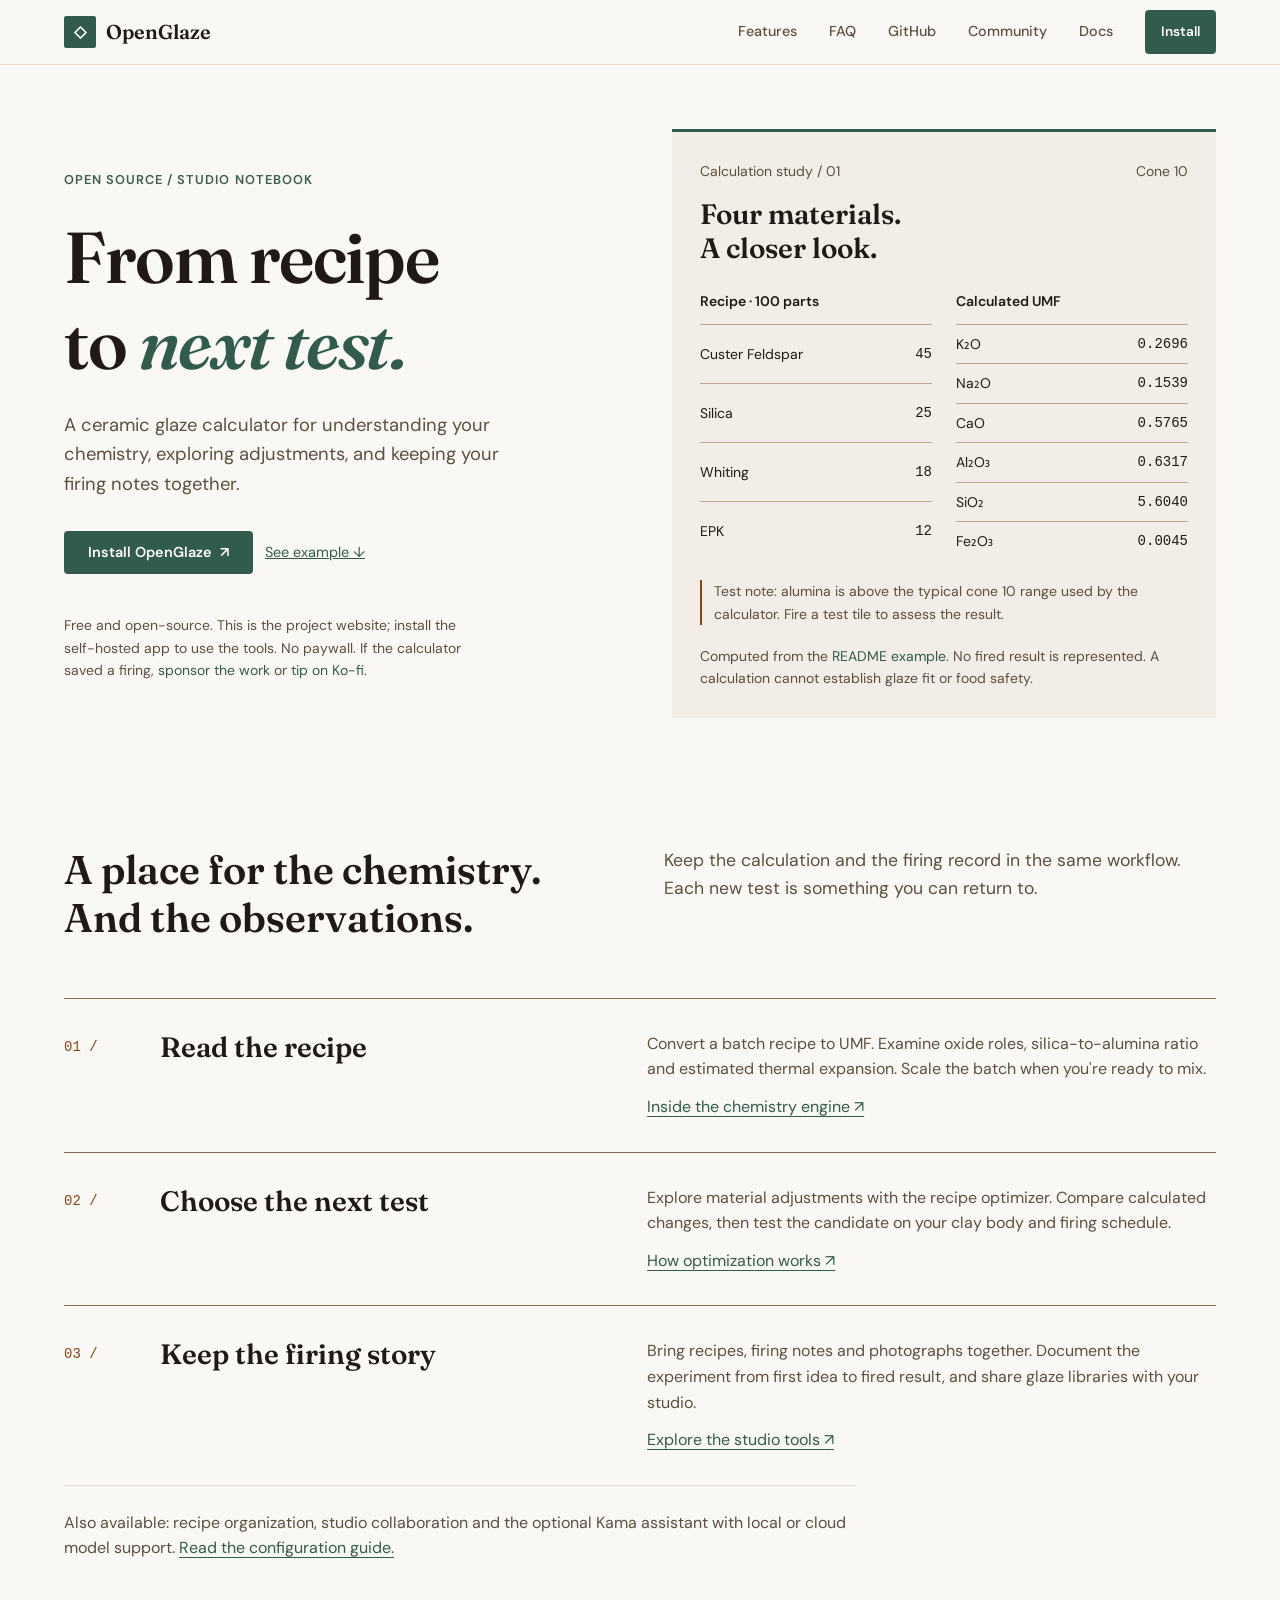
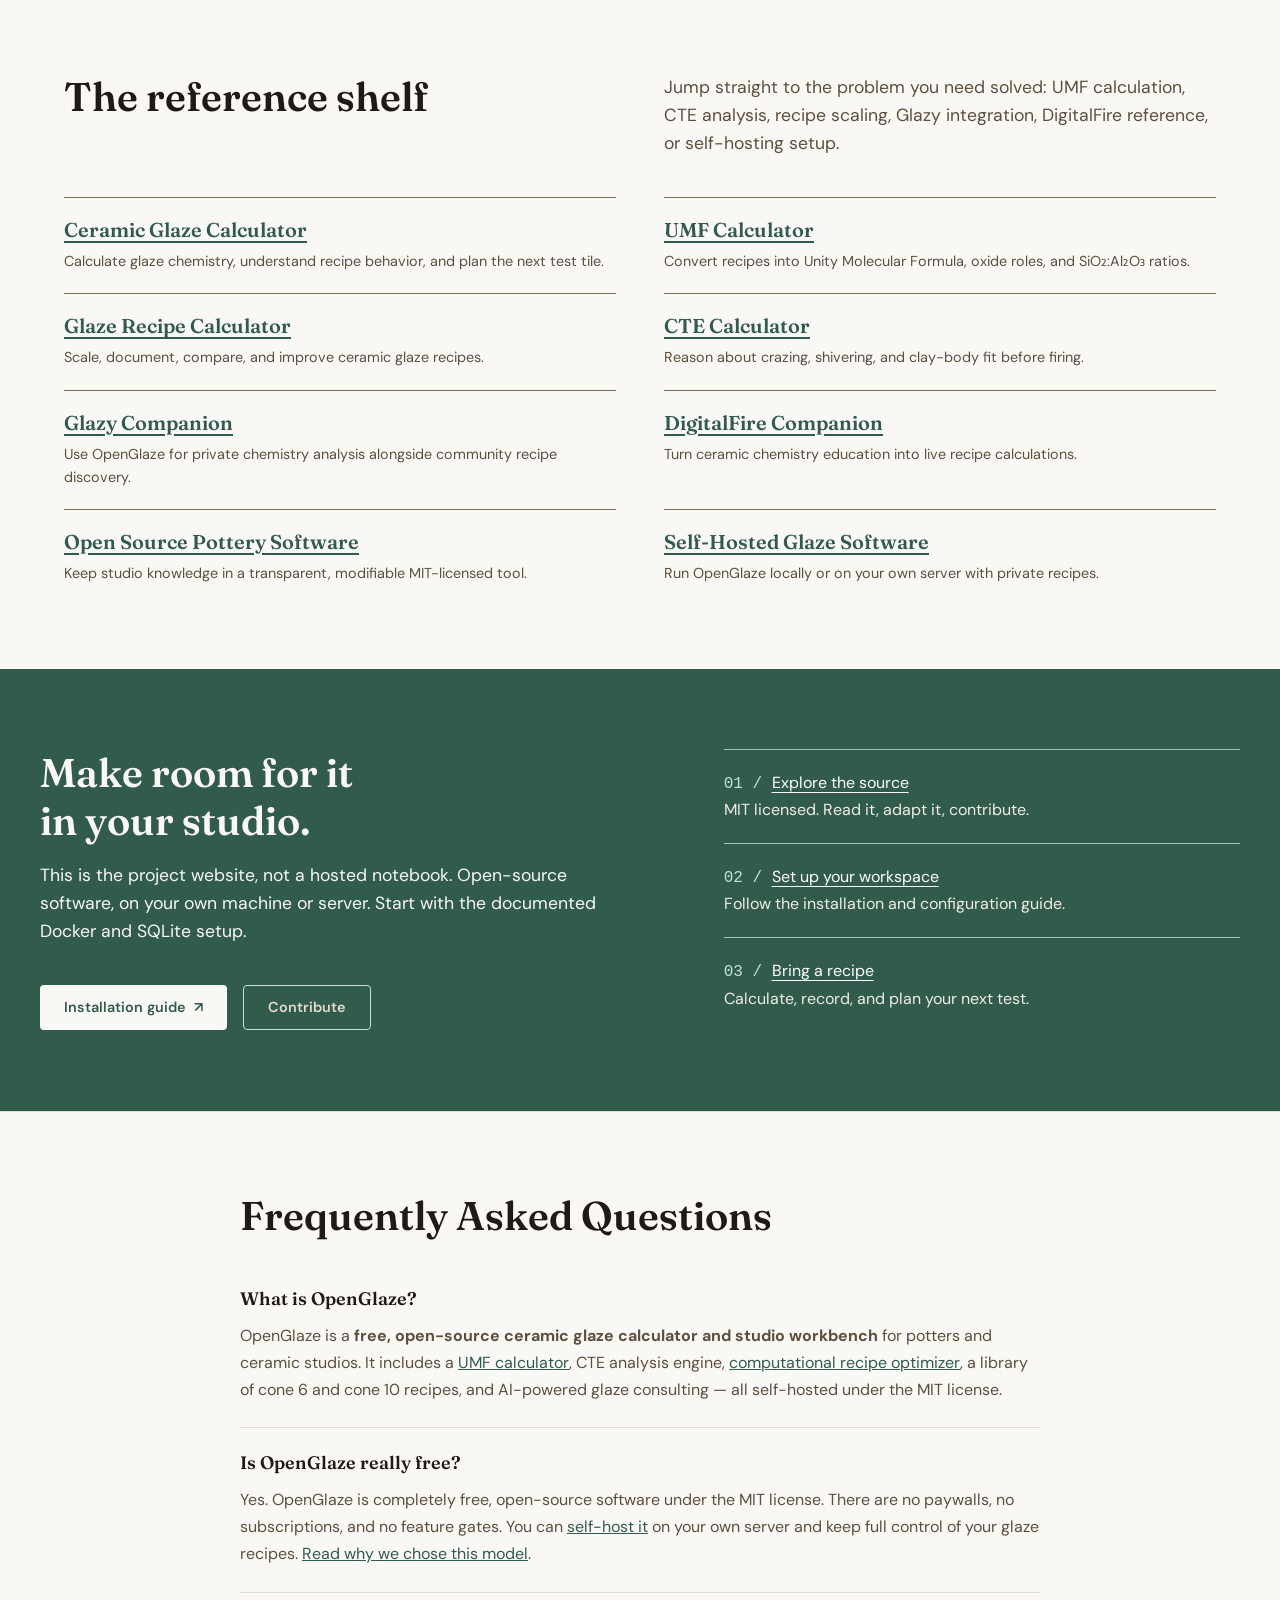
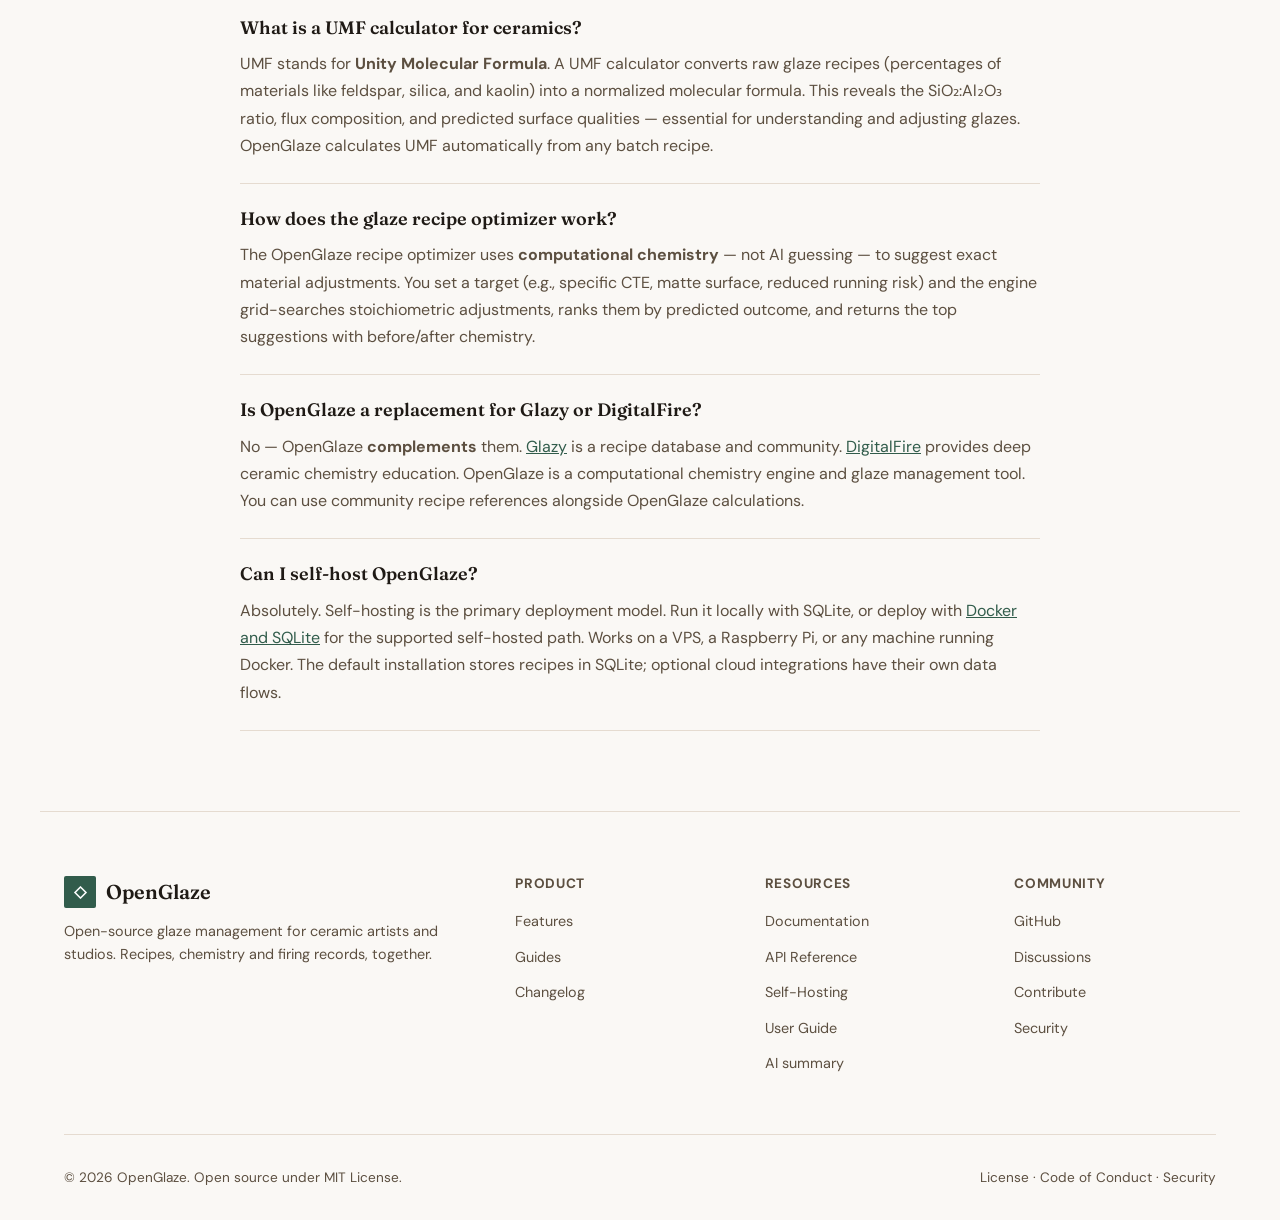
<file: docs/index.html>
<!DOCTYPE html>
<html lang="en">
<head>
    <meta charset="UTF-8">
    <meta name="viewport" content="width=device-width, initial-scale=1.0">
    <title>OpenGlaze — Free Ceramic Glaze Calculator & Recipe Manager (Open Source)</title>
    <meta name="description" content="Free, self-hosted ceramic glaze calculator with UMF analysis, CTE prediction, and recipe optimization. a library of cone 6 and cone 10 recipes. MIT licensed. No paywalls.">
    <meta name="keywords" content="ceramic glaze calculator, glaze recipe calculator, UMF calculator ceramics, glaze management software, open source glaze software, ceramic glaze database, glaze chemistry calculator, cone 10 glaze recipes, cone 6 glaze recipes, glaze recipe optimizer, pottery glaze management, self-hosted glaze software, ceramic studio software, unity molecular formula, glaze CTE calculator, oxide analysis ceramics">
    <meta name="author" content="simongonzalezdc">
    <link rel="canonical" href="https://kyanitelabs.github.io/openglaze/">

    <!-- Open Graph -->
    <meta property="og:title" content="OpenGlaze — Free Ceramic Glaze Calculator & Recipe Manager">
    <meta property="og:description" content="Free, self-hosted ceramic glaze calculator with UMF, CTE, and recipe optimization. 44 community glazes. MIT licensed.">
    <meta property="og:type" content="website">
    <meta property="og:url" content="https://kyanitelabs.github.io/openglaze/">
    <meta property="og:image" content="https://kyanitelabs.github.io/openglaze/social-preview.png">
    <meta property="og:image:width" content="1280">
    <meta property="og:image:height" content="640">
    <meta property="og:site_name" content="OpenGlaze">
    <meta property="og:locale" content="en_US">
    <meta property="article:published_time" content="2026-04-24T00:00:00+00:00">
    <meta property="article:modified_time" content="2026-10-21T00:00:00+00:00">

    <!-- Twitter -->
    <meta name="twitter:card" content="summary_large_image">
    <meta name="twitter:title" content="OpenGlaze — Free Ceramic Glaze Calculator">
    <meta name="twitter:description" content="Open-source glaze management with UMF calculator, CTE analysis, and recipe optimizer. Self-hosted. Free forever.">
    <meta name="twitter:image" content="https://kyanitelabs.github.io/openglaze/social-preview.png">

    <!-- Schema Markup: SoftwareApplication -->
    <script type="application/ld+json">
    {
      "@context": "https://schema.org",
      "@type": "SoftwareApplication",
      "name": "OpenGlaze",
      "applicationCategory": "DesignApplication",
      "operatingSystem": "Any",
      "softwareVersion": "1.1.0",
      "datePublished": "2026-04-24",
      "dateModified": "2026-10-21",
      "offers": {
        "@type": "Offer",
        "price": "0",
        "priceCurrency": "USD"
      },
      "description": "Open-source ceramic glaze management system with UMF calculator, CTE analysis, and computational recipe optimizer. Self-hosted. Free forever under MIT license.",
      "url": "https://kyanitelabs.github.io/openglaze/",
      "sameAs": [
        "https://github.com/KyaniteLabs/openglaze"
      ],
      "featureList": [
        "Unity Molecular Formula (UMF) calculator",
        "Thermal expansion coefficient (CTE) analysis",
        "Computational recipe optimizer",
        "Glaze recipe database management",
        "AI-powered glaze consulting (Kama)",
        "Experiment pipeline tracking",
        "Studio collaboration tools",
        "Self-hosted deployment"
      ],
      "softwareRequirements": "Python 3.12+, SQLite, Docker (optional)",
      "license": "https://github.com/KyaniteLabs/openglaze/blob/master/LICENSE",
      "programmingLanguage": "Python",
      "author": {
        "@type": "Person",
        "name": "simongonzalezdc"
      }
    }
    </script>

    <!-- Schema Markup: BreadcrumbList -->
    <script type="application/ld+json">
    {
      "@context": "https://schema.org",
      "@type": "BreadcrumbList",
      "itemListElement": [
        {
          "@type": "ListItem",
          "position": 1,
          "name": "OpenGlaze",
          "item": "https://kyanitelabs.github.io/openglaze/"
        }
      ]
    }
    </script>

    <!-- Schema Markup: FAQPage -->
    <script type="application/ld+json">
    {
      "@context": "https://schema.org",
      "@type": "FAQPage",
      "mainEntity": [
        {
          "@type": "Question",
          "name": "What is OpenGlaze?",
          "acceptedAnswer": {
            "@type": "Answer",
            "text": "OpenGlaze is a free, open-source ceramic glaze calculator and studio workbench for potters and ceramic studios. It includes a UMF calculator, CTE analysis engine, computational recipe optimizer, a library of cone 6 and cone 10 recipes, and AI-powered glaze consulting — all self-hosted under the MIT license."
          }
        },
        {
          "@type": "Question",
          "name": "Is OpenGlaze free?",
          "acceptedAnswer": {
            "@type": "Answer",
            "text": "Yes. OpenGlaze is completely free, open-source software under the MIT license. There are no paywalls, no subscriptions, and no feature gates. You can self-host it on your own server and keep full control of your glaze recipes."
          }
        },
        {
          "@type": "Question",
          "name": "What is a UMF calculator for ceramics?",
          "acceptedAnswer": {
            "@type": "Answer",
            "text": "UMF stands for Unity Molecular Formula. A UMF calculator converts raw glaze recipes (percentages of materials like feldspar, silica, and kaolin) into a normalized molecular formula. This reveals the SiO₂:Al₂O₃ ratio, flux composition, and predicted surface qualities — essential for understanding and adjusting glazes. OpenGlaze calculates UMF automatically from any batch recipe."
          }
        },
        {
          "@type": "Question",
          "name": "How does the glaze recipe optimizer work?",
          "acceptedAnswer": {
            "@type": "Answer",
            "text": "The OpenGlaze recipe optimizer uses computational chemistry — not AI guessing — to suggest exact material adjustments. You set a target (e.g., specific CTE, matte surface, reduced running risk) and the engine grid-searches stoichiometric adjustments, ranks them by predicted outcome, and returns the top suggestions with before/after chemistry."
          }
        },
        {
          "@type": "Question",
          "name": "Is OpenGlaze a replacement for Glazy or DigitalFire?",
          "acceptedAnswer": {
            "@type": "Answer",
            "text": "No — OpenGlaze complements them. Glazy is a recipe database and community. DigitalFire provides deep ceramic chemistry education. OpenGlaze is a computational chemistry engine and glaze management tool. You can use community recipe references alongside OpenGlaze calculations."
          }
        },
        {
          "@type": "Question",
          "name": "Can I self-host OpenGlaze?",
          "acceptedAnswer": {
            "@type": "Answer",
            "text": "Absolutely. Self-hosting is the primary deployment model. Run it locally with SQLite, or deploy with Docker and SQLite volumes. Works on a VPS, a Raspberry Pi, or any machine running Docker. The default installation stores recipes in SQLite; optional cloud integrations have their own data flows."
          }
        }
      ]
    }
    </script>
    
    <!-- Fonts -->
    <link rel="preconnect" href="https://fonts.googleapis.com">
    <link rel="preconnect" href="https://fonts.gstatic.com" crossorigin>
    <link href="https://fonts.googleapis.com/css2?family=Fraunces:opsz,wght@9..144,400;9..144,500;9..144,600;9..144,700&family=DM+Sans:wght@400;500;600;700&display=swap" rel="stylesheet">
    
    <style>
        :root {
            color-scheme: light;
            --celadon-50: #f4f9f6;
            --celadon-100: #e3f0ea;
            --celadon-200: #c7e0d4;
            --celadon-300: #9cc9b4;
            --celadon-400: #6ead90;
            --celadon-500: #315c4b;
            --celadon-600: #315c4b;
            --celadon-700: #3a5e4e;
            --celadon-800: #314c40;
            --celadon-900: #2a3f36;
            
            --tenmoku-50: #fdf7f0;
            --tenmoku-100: #f9ead6;
            --tenmoku-200: #f2d4ad;
            --tenmoku-300: #e8b47d;
            --tenmoku-400: #d49352;
            --tenmoku-500: #c17a4a;
            --tenmoku-600: #a55f3a;
            --tenmoku-700: #844831;
            --tenmoku-800: #6d3b2d;
            --tenmoku-900: #5a3228;
            
            --clay-50: #faf8f5;
            --clay-100: #f2ede6;
            --clay-200: #e5dbd0;
            --clay-300: #d4c4b2;
            --clay-400: #c4ab91;
            --clay-500: #b59678;
            --clay-600: #a88465;
            --clay-700: #8c6d54;
            --clay-800: #735a48;
            --clay-900: #5e4b3d;
            
            --text-primary: #1f1a15;
            --text-secondary: #5c4f40;
            --text-muted: #5c4f40;
            --bg-primary: #faf8f5;
            --bg-secondary: #ffffff;
            --bg-tertiary: #f2ede6;
            --border: #e5dbd0;
            
            --font-display: 'Fraunces', Georgia, serif;
            --font-body: 'DM Sans', system-ui, sans-serif;
            
            --radius-sm: 2px;
            --radius-md: 4px;
            --radius-lg: 20px;
            --radius-xl: 32px;
            
            --shadow-sm: 0 1px 2px rgba(0,0,0,0.04);
            --shadow-md: 0 4px 12px rgba(0,0,0,0.06);
            --shadow-lg: 0 12px 40px rgba(0,0,0,0.08);
        }

        .skip-link {
            position: absolute;
            top: -100px;
            left: 16px;
            padding: 8px 16px;
            background: var(--celadon-600);
            color: white;
            border-radius: var(--radius-sm);
            font-size: 0.9rem;
            z-index: 200;
        }

        .skip-link:focus {
            top: 16px;
            color: white;
        }

        *:focus-visible {
            outline: 2px solid var(--text-primary);
            outline-offset: 4px;
            box-shadow: 0 0 0 4px white;
        }

        @media (prefers-reduced-motion: reduce) {
            * {
                animation-duration: 0.01ms !important;
                animation-iteration-count: 1 !important;
                transition-duration: 0.01ms !important;
            }
            html {
                scroll-behavior: auto;
            }
        }

        * {
            margin: 0;
            padding: 0;
            box-sizing: border-box;
        }
        
        html {
            scroll-behavior: auto;
        }
        
        body {
            font-family: var(--font-body);
            background: var(--bg-primary);
            color: var(--text-primary);
            line-height: 1.6;
            -webkit-font-smoothing: antialiased;
        }
        
        h1, h2, h3, h4 {
            font-family: var(--font-display);
            font-weight: 600;
            line-height: 1.2;
        }
        
        a {
            color: var(--celadon-600);
            text-decoration: none;
            transition: color 0.2s;
        }
        
        a:hover {
            color: var(--celadon-700);
        }
        
        /* Navigation */
        .nav {
            position: static;
            top: 0;
            left: 0;
            right: 0;
            z-index: 100;
            background: var(--bg-primary);
            border-bottom: 1px solid var(--border);
        }
        
        .nav-inner {
            max-width: 1200px;
            margin: 0 auto;
            padding: 0 24px;
            height: 64px;
            display: flex;
            align-items: center;
            justify-content: space-between;
        }
        
        .logo {
            display: flex;
            align-items: center;
            gap: 10px;
            font-family: var(--font-display);
            font-size: 1.25rem;
            font-weight: 600;
            color: var(--text-primary);
        }
        
        .logo-mark {
            width: 32px;
            height: 32px;
            background: var(--celadon-600);
            border-radius: 2px;
            display: flex;
            align-items: center;
            justify-content: center;
            color: white;
            font-size: 1rem;
        }
        
        .nav-links {
            display: flex;
            gap: 32px;
            align-items: center;
        }
        
        .nav-links a:not(.btn-primary) {
            color: var(--text-secondary);
            font-weight: 500;
            font-size: 0.9rem;
        }
        
        .nav-links a:not(.btn-primary):hover {
            color: var(--text-primary);
        }
        
        .btn {
            display: inline-flex;
            align-items: center;
            gap: 8px;
            padding: 10px 24px;
            border-radius: var(--radius-md);
            font-family: var(--font-body);
            font-weight: 600;
            font-size: 0.9rem;
            cursor: pointer;
            border: none;
            transition: background-color 0.16s, color 0.16s;
        }
        
        .btn-primary {
            background: var(--celadon-600);
            color: white;
            box-shadow: none;
        }
        
        .btn-primary:hover {
            background: #254638;
            color: white;
        }
        
        .btn-secondary {
            background: var(--bg-secondary);
            color: var(--text-primary);
            border: 1px solid #7a6b55;
        }
        
        .btn-secondary:hover {
            background: var(--clay-50);
            color: var(--text-primary);
        }
        
        .btn-ghost {
            background: transparent;
            color: var(--celadon-600);
        }
        
        .btn-ghost:hover {
            background: var(--celadon-50);
        }
        
        .btn-sm {
            padding: 6px 16px;
            font-size: 0.85rem;
        }
        
        /* Hero */
        .hero {
            padding: 64px 24px 80px;
            max-width: 1200px;
            margin: 0 auto;
            display: grid;
            grid-template-columns: 1fr 1fr;
            gap: 64px;
            align-items: center;
        }
        
        .hero-badge {
            display: inline-flex;
            align-items: center;
            gap: 8px;
            padding: 6px 14px;
            background: var(--celadon-100);
            color: var(--celadon-700);
            border-radius: 100px;
            font-size: 0.8rem;
            font-weight: 600;
            margin-bottom: 24px;
        }
        
        .hero h1 {
            font-size: 4.5rem;
            margin-bottom: 24px;
            letter-spacing: -0.02em;
        }
        
        .hero h1 em {
            color: var(--celadon-600);
            font-style: italic;
        }
        
        .hero p {
            font-size: 1.15rem;
            color: var(--text-secondary);
            margin-bottom: 32px;
            max-width: 480px;
        }
        
        .hero-cta {
            display: flex;
            gap: 12px;
            margin-bottom: 40px;
        }
        
        .specimen { border-top: 3px solid var(--celadon-600); background: #f2ede6; padding: 28px; }
        .specimen-label { display: flex; justify-content: space-between; gap: 12px; font-size: 0.875rem; color: var(--text-secondary); }
        .specimen h2 { font-size: 1.75rem; margin: 16px 0 24px; }
        .specimen-tables { display: grid; grid-template-columns: 1fr 1fr; gap: 24px; }
        .specimen table { width: 100%; border-collapse: collapse; font-size: 0.875rem; }
        .specimen caption { text-align: left; padding-bottom: 12px; font-weight: 600; }
        .specimen th, .specimen td { padding: 8px 0; border-top: 1px solid #b8a890; text-align: left; font-weight: 400; }
        .specimen td { text-align: right; padding-left: 8px; font-family: ui-monospace, monospace; font-variant-numeric: tabular-nums; }
        .hero .specimen p { font-size: 0.875rem; margin: 20px 0 0; max-width: none; }
        .specimen .note { border-left: 2px solid #8b4513; padding-left: 12px; }
        .hero .site-note { font-size: 0.875rem; margin: 0; max-width: 40ch; }
        .hero-cta { flex-wrap: wrap; align-items: center; }
        .example-link { padding: 10px 0; text-decoration: underline; font-size: 0.9rem; }
        .hero-badge { border-radius: 0; background: none; padding: 0; letter-spacing: 0.08em; text-transform: uppercase; }
        @media (max-width: 640px) {
            .specimen { padding: 20px 16px; text-align: left; }
            .specimen-tables { gap: 16px; }
            .hero { gap: 24px; text-align: left; padding: 32px 16px; }
            .hero p { margin-left: 0; margin-right: 0; font-size: 1rem; margin-bottom: 20px; }
            .hero .hero-cta { justify-content: flex-start; margin-bottom: 16px; }
            .hero h1 { font-size: 2.75rem; margin-bottom: 16px; }
            .hero-badge { margin-bottom: 16px; }
        }
        /* Features */
        .features {
            padding: 48px 24px 64px;
            max-width: 1200px;
            margin: 0 auto;
        }
        
        .section-header {
            display: grid;
            grid-template-columns: 1fr 1fr;
            gap: 48px;
            text-align: left;
            margin: 0 0 40px;
        }
        
        .section-header h2 {
            font-size: 2.5rem;
            margin-bottom: 16px;
        }
        
        .section-header p {
            color: var(--text-secondary);
            font-size: 1.1rem;
        }
        
        .features-grid {
            display: grid;
            grid-template-columns: repeat(2, 1fr);
            gap: 0 48px;
        }
        
        .feature-card { padding: 20px 0; border-top: 1px solid #7a6b55; }
        .feature-card a { text-decoration: underline; text-underline-offset: 4px; }
        .feature-card h3 {
            font-size: 1.25rem;
            margin-bottom: 8px;
        }
        
        .feature-card p {
            font-size: 0.9rem;
            color: var(--text-secondary);
            line-height: 1.6;
        }
        
        /* Ruled workflow entries */
        .workflow { display: grid; grid-template-columns: 64px 1fr 1.25fr; gap: 32px; padding: 32px 0; border-top: 1px solid #7a6b55; }
        .entry-number { color: #8b4513; font: 0.875rem ui-monospace, monospace; padding-top: 8px; }
        .workflow h3 { font-size: 1.75rem; }
        .workflow p { color: var(--text-secondary); margin-bottom: 12px; }
        .workflow a, .workflow-note a { text-decoration: underline; text-underline-offset: 4px; }
        .workflow-note { padding-top: 24px; border-top: 1px solid var(--border); color: var(--text-secondary); max-width: 72ch; }
        @media (max-width: 640px) {
            .workflow { grid-template-columns: 32px 1fr; gap: 12px; padding: 24px 0; }
            .workflow h3 { font-size: 1.5rem; }
            .workflow > div { grid-column: 2; }
        }
        /* Open Source */
        .opensource {
            padding: 80px 24px;
            background: var(--text-primary);
            color: var(--clay-100);
        }
        
        .opensource-inner {
            max-width: 1200px;
            margin: 0 auto;
            text-align: center;
        }
        
        .opensource h2 {
            font-size: 2.5rem;
            margin-bottom: 16px;
            color: var(--bg-primary);
        }
        
        .opensource p {
            color: var(--clay-300);
            max-width: 600px;
            margin: 0 auto 40px;
            font-size: 1.1rem;
        }
        
        .installation-steps { list-style: none; counter-reset: install; }
        .installation-steps li { counter-increment: install; padding: 20px 0; border-top: 1px solid #9cc9b4; }
        .installation-steps li::before { content: "0" counter(install) " / "; font-family: ui-monospace, monospace; color: #c7e0d4; }
        .installation-steps a { color: white; text-decoration: underline; text-underline-offset: 4px; }
        .opensource-inner { display: grid; grid-template-columns: 1.2fr 1fr; gap: 64px; text-align: left; }
        .opensource { background: #315c4b; }
        .opensource p { color: #faf8f5; margin: 0 0 24px; }
        .opensource .btn-primary { background: #faf8f5; color: #315c4b; }
        .opensource .btn-primary:hover { background: #e3f0ea; }
        .opensource-cta {
            margin-top: 40px;
            display: flex;
            gap: 16px;
            justify-content: flex-start;
            flex-wrap: wrap;
        }
        
        .opensource .btn-secondary {
            background: transparent;
            color: var(--clay-200);
            border-color: #c7e0d4;
        }
        
        .opensource .btn-secondary:hover {
            background: var(--clay-800);
            color: var(--bg-primary);
        }
        
        /* Footer */
        .footer {
            padding: 64px 24px 32px;
            border-top: 1px solid var(--border);
            max-width: 1200px;
            margin: 0 auto;
        }
        
        .footer-grid {
            display: grid;
            grid-template-columns: 2fr 1fr 1fr 1fr;
            gap: 48px;
            margin-bottom: 48px;
        }
        
        .footer-brand p {
            color: var(--text-secondary);
            font-size: 0.9rem;
            margin-top: 12px;
        }
        
        .footer-col h4 {
            font-family: var(--font-body);
            font-size: 0.85rem;
            font-weight: 700;
            text-transform: uppercase;
            letter-spacing: 0.05em;
            margin-bottom: 16px;
            color: var(--text-secondary);
        }
        
        .footer-col ul {
            list-style: none;
        }
        
        .footer-col li {
            margin-bottom: 10px;
        }
        
        .footer-col a {
            color: var(--text-secondary);
            font-size: 0.9rem;
        }
        
        .footer-col a:hover {
            color: var(--text-primary);
        }
        
        .footer-bottom {
            display: flex;
            justify-content: space-between;
            align-items: center;
            padding-top: 32px;
            border-top: 1px solid var(--border);
            font-size: 0.85rem;
            color: var(--text-muted);
        }
        
        .footer-bottom a {
            color: var(--text-muted);
        }
        
        /* Mobile */
        @media (max-width: 1024px) {
            .hero {
                grid-template-columns: 1fr;
                gap: 24px;
                text-align: left;
            }
            
            .hero p {
                margin-left: 0;
                margin-right: 0;
            }
            
            .hero-cta {
                justify-content: flex-start;
            }
            
            .features-grid {
                grid-template-columns: repeat(2, 1fr);
            }
            
            .opensource-inner { grid-template-columns: 1fr; gap: 32px; }
            
            .footer-grid {
                grid-template-columns: 1fr 1fr;
            }
        }
        
        @media (max-width: 640px) {
            .nav-links {
                display: flex;
            }
            
            .hero {
                padding-top: 24px;
            }
            
            .hero h1 {
                font-size: 2.75rem;
            }
            
            .features-grid {
                grid-template-columns: 1fr;
            }
            
            .section-header { grid-template-columns: 1fr; gap: 8px; margin-bottom: 24px; }
            .features, .faq, .opensource { padding: 40px 16px; }
            .section-header h2, .faq h2, .opensource h2 { font-size: 2rem; }
            .section-header p { font-size: 1rem; }
            .specimen h2 { font-size: 1.5rem; margin: 12px 0 16px; }
            
            .footer-grid {
                grid-template-columns: 1fr;
                gap: 32px;
            }
            
            .footer-bottom {
                flex-direction: column;
                gap: 12px;
                text-align: center;
            }
        }
        /* FAQ Section */
        .faq {
            padding: 80px 24px;
            background: var(--bg-primary);
            border-top: 1px solid var(--border);
        }
        .faq-inner {
            max-width: 800px;
            margin: 0 auto;
        }
        .faq h2 {
            text-align: left;
            font-size: 2.5rem;
            margin-bottom: 24px;
            color: var(--text-primary);
        }
        .faq-item {
            border-bottom: 1px solid var(--border);
            padding: 24px 0;
        }
        .faq-item h3 {
            font-size: 1.125rem;
            font-weight: 600;
            color: var(--text-primary);
            margin-bottom: 12px;
        }
        .faq-item p {
            color: var(--text-secondary);
            line-height: 1.7;
        }
        .faq-item a {
            color: var(--celadon-600);
            text-decoration: underline;
        }
        .nav a { min-height: 44px; display: inline-flex; align-items: center; }
        a:active { text-decoration: underline; }
        @media (max-width: 900px) {
            .nav-inner { height: auto; padding: 12px 24px; flex-wrap: wrap; gap: 8px; }
            .nav-links { width: 100%; gap: 0 20px; flex-wrap: wrap; }
        }
        @media (max-width: 400px) {
            .nav-inner { padding: 8px 16px; }
            .nav-links { display: grid; grid-template-columns: repeat(3, 1fr); gap: 0 8px; }
            .nav-links .btn { padding: 6px 8px; justify-content: center; }
        }
    </style>
</head>
<body>
    <a href="#main-content" class="skip-link">Skip to content</a>
    <!-- Navigation -->
    <nav class="nav" aria-label="Main navigation">
        <div class="nav-inner">
            <a href="#" class="logo">
                <div class="logo-mark" role="presentation">◇</div>
                OpenGlaze
            </a>
            <div class="nav-links">
                <a href="#features">Features</a>
                <a href="#faq">FAQ</a>
                <a href="https://github.com/KyaniteLabs/openglaze">GitHub</a>
                <a href="https://github.com/KyaniteLabs/openglaze/discussions">Community</a>
                <a href="https://github.com/KyaniteLabs/openglaze/tree/master/docs">Docs</a>
                <a href="https://github.com/KyaniteLabs/openglaze#quick-start" class="btn btn-sm btn-primary">Install</a>
            </div>
        </div>
    </nav>

    <!-- Hero -->
    <main id="main-content" tabindex="-1">
    <section class="hero" aria-label="Introduction">
        <div class="hero-content">
            <div class="hero-badge">Open source / Studio notebook</div>
            <h1>From recipe<br>to <em>next test.</em></h1>
            <p>A ceramic glaze calculator for understanding your chemistry, exploring adjustments, and keeping your firing notes together.</p>
            <div class="hero-cta">
                <a href="https://github.com/KyaniteLabs/openglaze#quick-start" class="btn btn-primary">Install OpenGlaze <span aria-hidden="true">↗</span></a>
                <a href="#example" class="example-link">See example <span aria-hidden="true">↓</span></a>
            </div>
            <p class="site-note">Free and open-source. This is the project website; install the self-hosted app to use the tools. No paywall. If the calculator saved a firing, <a href="https://github.com/sponsors/KyaniteLabs">sponsor the work</a> or <a href="https://ko-fi.com/kyanitelabs">tip on Ko-fi</a>.</p>
        </div>
        <figure class="specimen" id="example" aria-labelledby="specimen-title">
            <div class="specimen-label"><span>Calculation study / 01</span><span>Cone 10</span></div>
            <h2 id="specimen-title">Four materials.<br>A closer look.</h2>
            <div class="specimen-tables">
                <table id="recipe">
                    <caption>Recipe · 100 parts</caption>
                    <tbody>
                        <tr><th scope="row">Custer Feldspar</th><td>45</td></tr>
                        <tr><th scope="row">Silica</th><td>25</td></tr>
                        <tr><th scope="row">Whiting</th><td>18</td></tr>
                        <tr><th scope="row">EPK</th><td>12</td></tr>
                    </tbody>
                </table>
                <table>
                    <caption>Calculated UMF</caption>
                    <tbody>
                        <tr><th scope="row">K₂O</th><td data-oxide="K2O">0.2696</td></tr>
                        <tr><th scope="row">Na₂O</th><td data-oxide="Na2O">0.1539</td></tr>
                        <tr><th scope="row">CaO</th><td data-oxide="CaO">0.5765</td></tr>
                        <tr><th scope="row">Al₂O₃</th><td data-oxide="Al2O3">0.6317</td></tr>
                        <tr><th scope="row">SiO₂</th><td data-oxide="SiO2">5.6040</td></tr>
                        <tr><th scope="row">Fe₂O₃</th><td data-oxide="Fe2O3">0.0045</td></tr>
                    </tbody>
                </table>
            </div>
            <p class="note">Test note: alumina is above the typical cone 10 range used by the calculator. Fire a test tile to assess the result.</p>
            <figcaption><p>Computed from the <a href="https://github.com/KyaniteLabs/openglaze#cli-mcp-and-agent-skill">README example</a>. No fired result is represented. A calculation cannot establish glaze fit or food safety.</p></figcaption>
        </figure>
    </section>

    <section class="features" id="features" aria-labelledby="workflows-title">
        <div class="section-header">
            <h2 id="workflows-title">A place for the chemistry.<br>And the observations.</h2>
            <p>Keep the calculation and the firing record in the same workflow. Each new test is something you can return to.</p>
        </div>
        <div class="workflow">
            <span class="entry-number" aria-hidden="true">01 /</span>
            <h3>Read the recipe</h3>
            <div><p>Convert a batch recipe to UMF. Examine oxide roles, silica-to-alumina ratio and estimated thermal expansion. Scale the batch when you're ready to mix.</p><a href="https://github.com/KyaniteLabs/openglaze/tree/master/docs/user-guide.md#the-chemistry-engine">Inside the chemistry engine <span aria-hidden="true">↗</span></a></div>
        </div>
        <div class="workflow">
            <span class="entry-number" aria-hidden="true">02 /</span>
            <h3>Choose the next test</h3>
            <div><p>Explore material adjustments with the recipe optimizer. Compare calculated changes, then test the candidate on your clay body and firing schedule.</p><a href="https://github.com/KyaniteLabs/openglaze/tree/master/docs/user-guide.md#recipe-optimizer">How optimization works <span aria-hidden="true">↗</span></a></div>
        </div>
        <div class="workflow">
            <span class="entry-number" aria-hidden="true">03 /</span>
            <h3>Keep the firing story</h3>
            <div><p>Bring recipes, firing notes and photographs together. Document the experiment from first idea to fired result, and share glaze libraries with your studio.</p><a href="https://github.com/KyaniteLabs/openglaze/tree/master/docs/user-guide.md">Explore the studio tools <span aria-hidden="true">↗</span></a></div>
        </div>
        <p class="workflow-note">Also available: recipe organization, studio collaboration and the optional Kama assistant with local or cloud model support. <a href="https://github.com/KyaniteLabs/openglaze/tree/master/docs/configuration.md">Read the configuration guide.</a></p>
    </section>

    <section class="features" id="guides">
        <div class="section-header">
            <h2>The reference shelf</h2>
            <p>Jump straight to the problem you need solved: UMF calculation, CTE analysis, recipe scaling, Glazy integration, DigitalFire reference, or self-hosting setup.</p>
        </div>
        <div class="features-grid">
            <div class="feature-card"><h3><a href="ceramic-glaze-calculator.html">Ceramic Glaze Calculator</a></h3><p>Calculate glaze chemistry, understand recipe behavior, and plan the next test tile.</p></div>
            <div class="feature-card"><h3><a href="umf-calculator.html">UMF Calculator</a></h3><p>Convert recipes into Unity Molecular Formula, oxide roles, and SiO₂:Al₂O₃ ratios.</p></div>
            <div class="feature-card"><h3><a href="glaze-recipe-calculator.html">Glaze Recipe Calculator</a></h3><p>Scale, document, compare, and improve ceramic glaze recipes.</p></div>
            <div class="feature-card"><h3><a href="cte-glaze-calculator.html">CTE Calculator</a></h3><p>Reason about crazing, shivering, and clay-body fit before firing.</p></div>
            <div class="feature-card"><h3><a href="glazy-alternative.html">Glazy Companion</a></h3><p>Use OpenGlaze for private chemistry analysis alongside community recipe discovery.</p></div>
            <div class="feature-card"><h3><a href="digitalfire-companion.html">DigitalFire Companion</a></h3><p>Turn ceramic chemistry education into live recipe calculations.</p></div>
            <div class="feature-card"><h3><a href="open-source-pottery-software.html">Open Source Pottery Software</a></h3><p>Keep studio knowledge in a transparent, modifiable MIT-licensed tool.</p></div>
            <div class="feature-card"><h3><a href="self-hosted-glaze-software.html">Self-Hosted Glaze Software</a></h3><p>Run OpenGlaze locally or on your own server with private recipes.</p></div>
        </div>
    </section>

    <!-- Open Source -->
    <section class="opensource" aria-labelledby="install-title">
        <div class="opensource-inner">
            <div>
                <h2 id="install-title">Make room for it<br>in your studio.</h2>
                <p>This is the project website, not a hosted notebook. Open-source software, on your own machine or server. Start with the documented Docker and SQLite setup.</p>
                <div class="opensource-cta">
                    <a href="https://github.com/KyaniteLabs/openglaze#quick-start" class="btn btn-primary">Installation guide <span aria-hidden="true">↗</span></a>
                    <a href="https://github.com/KyaniteLabs/openglaze/blob/master/CONTRIBUTING.md" class="btn btn-secondary">Contribute</a>
                </div>
            </div>
            <ol class="installation-steps">
                <li><a href="https://github.com/KyaniteLabs/openglaze">Explore the source</a><br>MIT licensed. Read it, adapt it, contribute.</li>
                <li><a href="https://github.com/KyaniteLabs/openglaze/tree/master/docs/self-hosting.md">Set up your workspace</a><br>Follow the installation and configuration guide.</li>
                <li><a href="https://github.com/KyaniteLabs/openglaze/tree/master/docs/user-guide.md">Bring a recipe</a><br>Calculate, record, and plan your next test.</li>
            </ol>
        </div>
    </section>

    <!-- FAQ -->
    <section class="faq" id="faq">
        <div class="faq-inner">
            <h2>Frequently Asked Questions</h2>

            <div class="faq-item">
                <h3>What is OpenGlaze?</h3>
                <p>OpenGlaze is a <strong>free, open-source ceramic glaze calculator and studio workbench</strong> for potters and ceramic studios. It includes a <a href="#features">UMF calculator</a>, CTE analysis engine, <a href="https://github.com/KyaniteLabs/openglaze/tree/master/docs/user-guide.md#recipe-optimizer">computational recipe optimizer</a>, a library of cone 6 and cone 10 recipes, and AI-powered glaze consulting — all self-hosted under the MIT license.</p>
            </div>

            <div class="faq-item">
                <h3>Is OpenGlaze really free?</h3>
                <p>Yes. OpenGlaze is completely free, open-source software under the MIT license. There are no paywalls, no subscriptions, and no feature gates. You can <a href="https://github.com/KyaniteLabs/openglaze/tree/master/docs/self-hosting.md">self-host it</a> on your own server and keep full control of your glaze recipes. <a href="https://github.com/KyaniteLabs/openglaze/blob/master/docs/why-free-why-open-why-self-hosted.md">Read why we chose this model</a>.</p>
            </div>

            <div class="faq-item">
                <h3>What is a UMF calculator for ceramics?</h3>
                <p>UMF stands for <strong>Unity Molecular Formula</strong>. A UMF calculator converts raw glaze recipes (percentages of materials like feldspar, silica, and kaolin) into a normalized molecular formula. This reveals the SiO₂:Al₂O₃ ratio, flux composition, and predicted surface qualities — essential for understanding and adjusting glazes. OpenGlaze calculates UMF automatically from any batch recipe.</p>
            </div>

            <div class="faq-item">
                <h3>How does the glaze recipe optimizer work?</h3>
                <p>The OpenGlaze recipe optimizer uses <strong>computational chemistry</strong> — not AI guessing — to suggest exact material adjustments. You set a target (e.g., specific CTE, matte surface, reduced running risk) and the engine grid-searches stoichiometric adjustments, ranks them by predicted outcome, and returns the top suggestions with before/after chemistry.</p>
            </div>

            <div class="faq-item">
                <h3>Is OpenGlaze a replacement for Glazy or DigitalFire?</h3>
                <p>No — OpenGlaze <strong>complements</strong> them. <a href="https://glazy.org">Glazy</a> is a recipe database and community. <a href="https://digitalfire.com">DigitalFire</a> provides deep ceramic chemistry education. OpenGlaze is a computational chemistry engine and glaze management tool. You can use community recipe references alongside OpenGlaze calculations.</p>
            </div>

            <div class="faq-item">
                <h3>Can I self-host OpenGlaze?</h3>
                <p>Absolutely. Self-hosting is the primary deployment model. Run it locally with SQLite, or deploy with <a href="https://github.com/KyaniteLabs/openglaze/tree/master/docs/self-hosting.md">Docker and SQLite</a> for the supported self-hosted path. Works on a VPS, a Raspberry Pi, or any machine running Docker. The default installation stores recipes in SQLite; optional cloud integrations have their own data flows.</p>
            </div>
        </div>
    </section>

    <!-- Footer -->
    </main>
    <footer class="footer" role="contentinfo">
        <div class="footer-grid">
            <div class="footer-brand">
                <a href="#" class="logo">
                    <div class="logo-mark" role="presentation">◇</div>
                    OpenGlaze
                </a>
                <p>Open-source glaze management for ceramic artists and studios. Recipes, chemistry and firing records, together.</p>
            </div>
            <div class="footer-col">
                <h4>Product</h4>
                <ul>
                    <li><a href="#features">Features</a></li>
                    <li><a href="#guides">Guides</a></li>
                    <li><a href="https://github.com/KyaniteLabs/openglaze/releases">Changelog</a></li>
                </ul>
            </div>
            <div class="footer-col">
                <h4>Resources</h4>
                <ul>
                    <li><a href="https://github.com/KyaniteLabs/openglaze/tree/master/docs">Documentation</a></li>
                    <li><a href="https://github.com/KyaniteLabs/openglaze/tree/master/docs/API.md">API Reference</a></li>
                    <li><a href="https://github.com/KyaniteLabs/openglaze/tree/master/docs/self-hosting.md">Self-Hosting</a></li>
                    <li><a href="https://github.com/KyaniteLabs/openglaze/tree/master/docs/user-guide.md">User Guide</a></li>
                    <li><a href="llms.txt">AI summary</a></li>
                </ul>
            </div>
            <div class="footer-col">
                <h4>Community</h4>
                <ul>
                    <li><a href="https://github.com/KyaniteLabs/openglaze">GitHub</a></li>
                    <li><a href="https://github.com/KyaniteLabs/openglaze/discussions">Discussions</a></li>
                    <li><a href="https://github.com/KyaniteLabs/openglaze/blob/master/CONTRIBUTING.md">Contribute</a></li>
                    <li><a href="https://github.com/KyaniteLabs/openglaze/blob/master/SECURITY.md">Security</a></li>
                </ul>
            </div>
        </div>
        <div class="footer-bottom">
            <span>© 2026 OpenGlaze. Open source under MIT License.</span>
            <div>
                <a href="https://github.com/KyaniteLabs/openglaze/blob/master/LICENSE">License</a> ·
                <a href="https://github.com/KyaniteLabs/openglaze/blob/master/CODE_OF_CONDUCT.md">Code of Conduct</a> ·
                <a href="https://github.com/KyaniteLabs/openglaze/blob/master/SECURITY.md">Security</a>
            </div>
        </div>
    </footer>
</body>
</html>
</file>
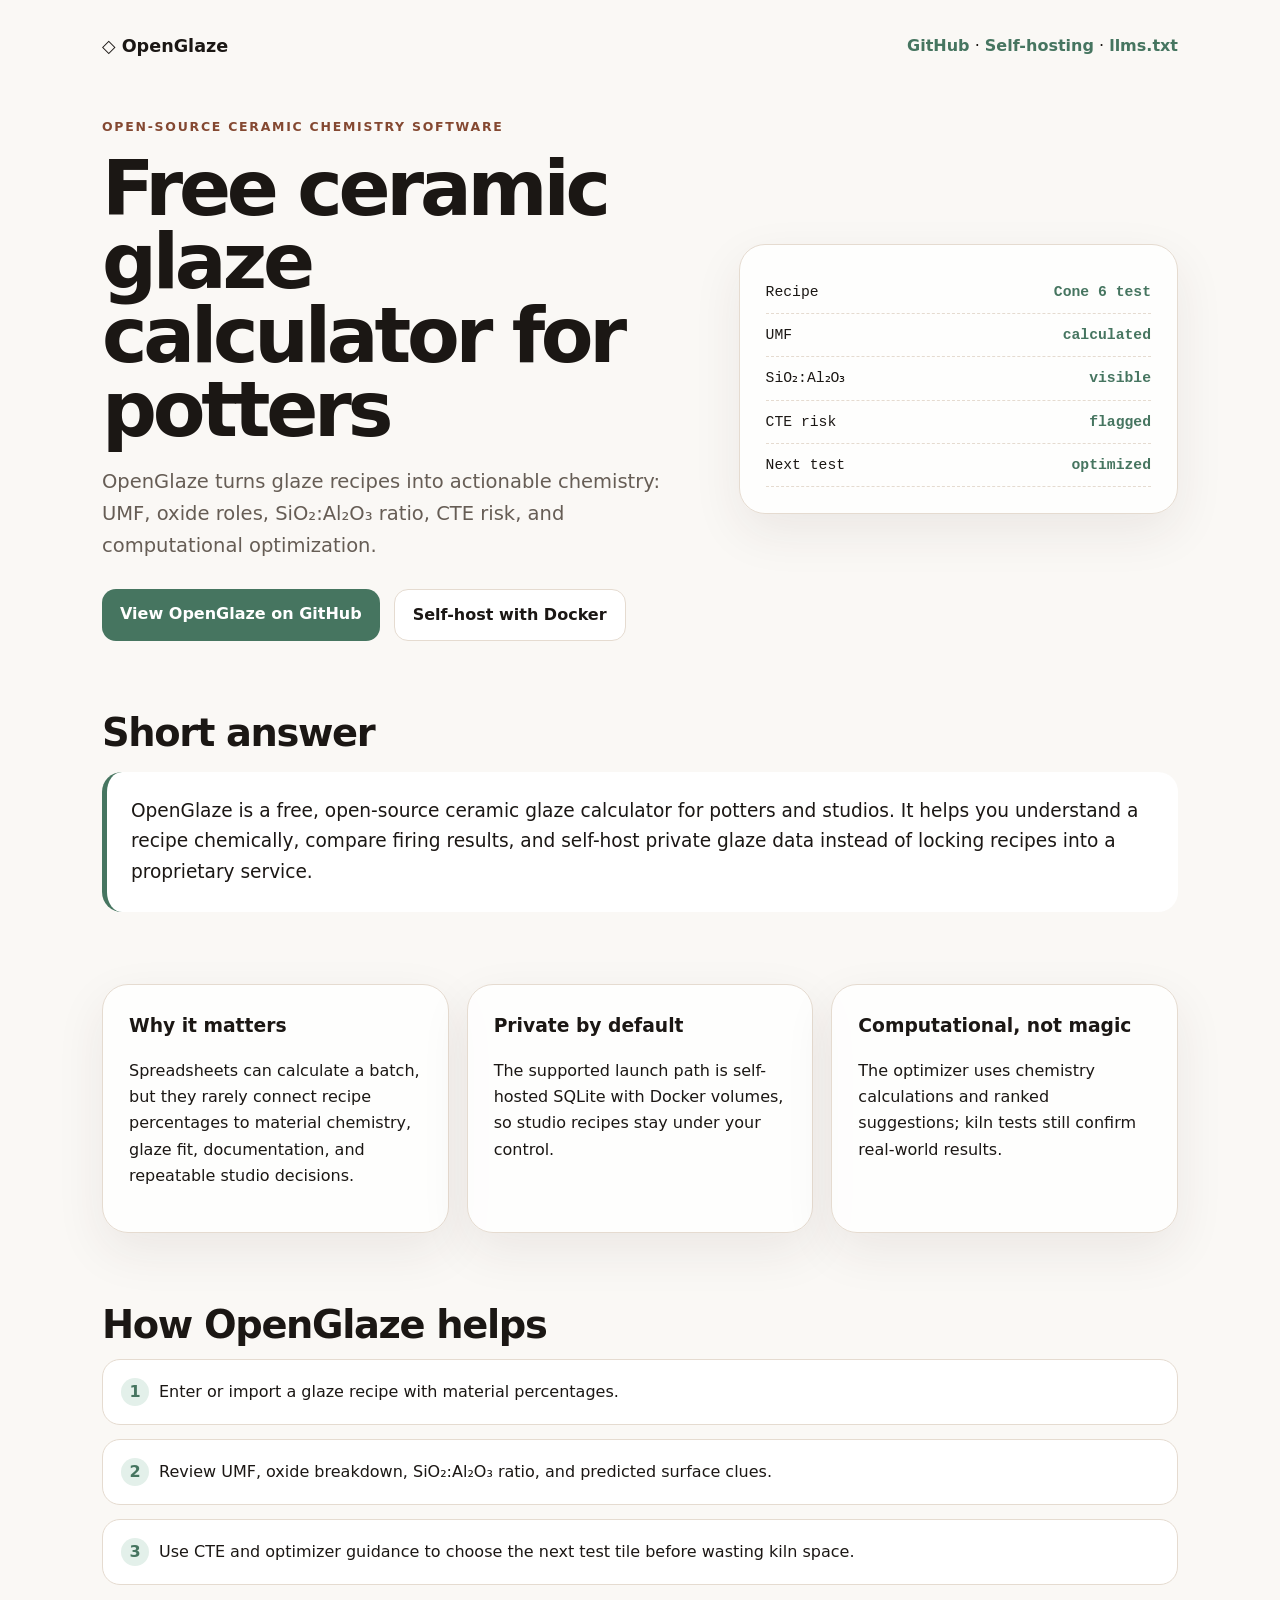
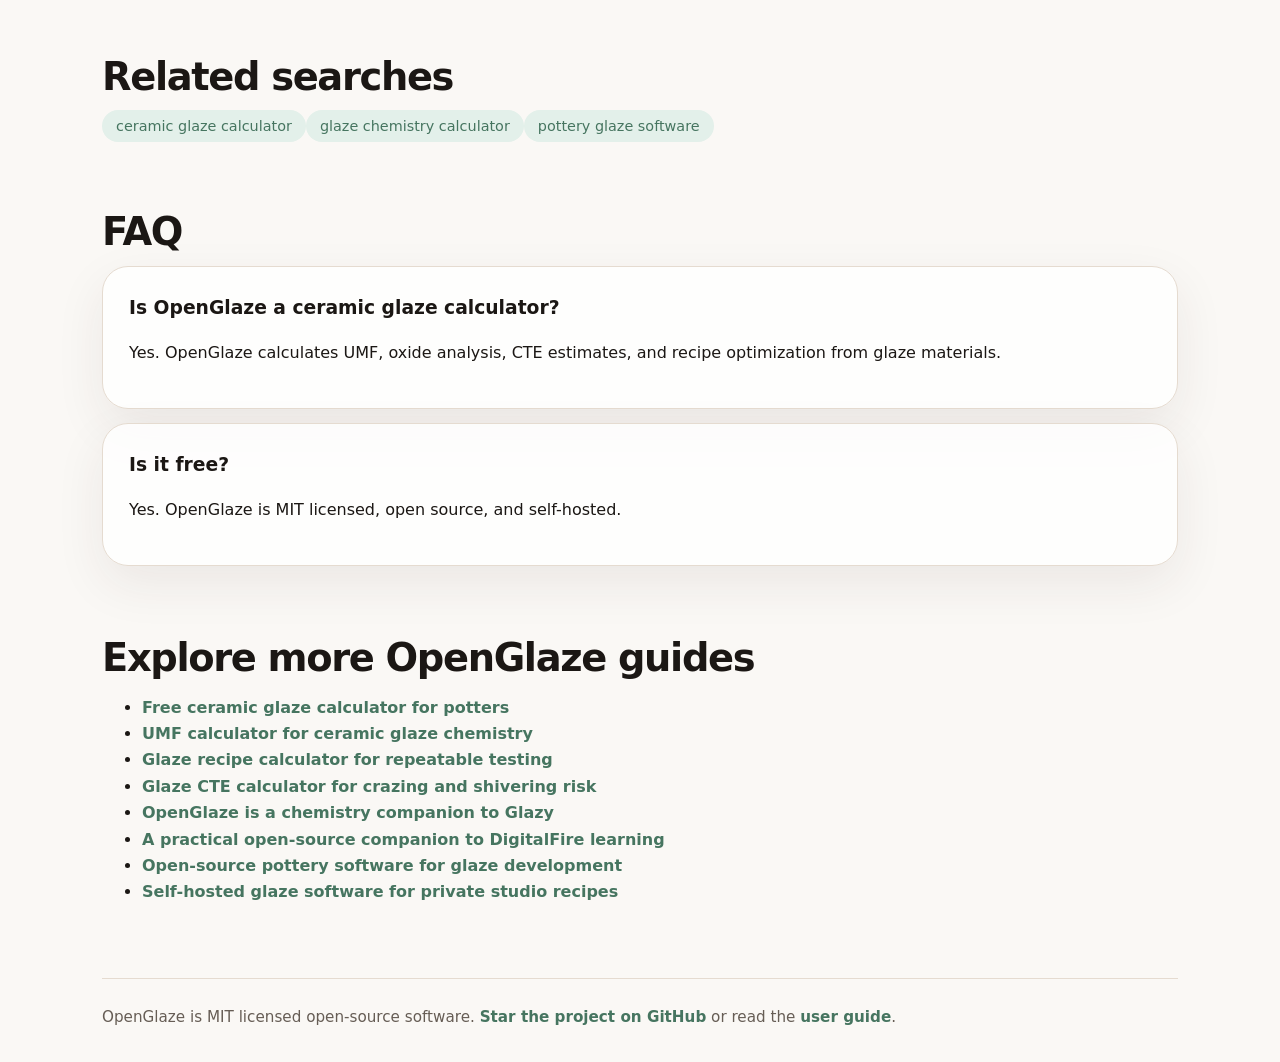
<file: docs/ceramic-glaze-calculator.html>
<!DOCTYPE html>
<html lang="en">
<head>
<meta charset="UTF-8">
<meta name="viewport" content="width=device-width, initial-scale=1.0">
<title>Ceramic Glaze Calculator — Free Open Source UMF + CTE Tool</title>
<meta name="description" content="Free ceramic glaze calculator for potters: calculate UMF, oxide analysis, CTE risk, recipe changes, and studio notes in self-hosted OpenGlaze.">
<link rel="canonical" href="https://kyanitelabs.github.io/openglaze/ceramic-glaze-calculator.html">
<meta property="og:title" content="Ceramic Glaze Calculator — Free Open Source UMF + CTE Tool">
<meta property="og:description" content="Free ceramic glaze calculator for potters: calculate UMF, oxide analysis, CTE risk, recipe changes, and studio notes in self-hosted OpenGlaze.">
<meta property="og:type" content="article">
<meta property="og:url" content="https://kyanitelabs.github.io/openglaze/ceramic-glaze-calculator.html">
<meta property="og:image" content="https://kyanitelabs.github.io/openglaze/social-preview.png">
<meta name="twitter:card" content="summary_large_image">
<meta name="twitter:title" content="Ceramic Glaze Calculator — Free Open Source UMF + CTE Tool">
<meta name="twitter:description" content="Free ceramic glaze calculator for potters: calculate UMF, oxide analysis, CTE risk, recipe changes, and studio notes in self-hosted OpenGlaze.">
<meta name="twitter:image" content="https://kyanitelabs.github.io/openglaze/social-preview.png">
<style>
:root{--clay:#faf8f5;--paper:#fff;--ink:#1b1714;--muted:#665d55;--line:#e5dbd0;--celadon:#467560;--celadon2:#e3f0ea;--tenmoku:#844831}*{box-sizing:border-box}body{margin:0;font-family:Inter,system-ui,-apple-system,BlinkMacSystemFont,"Segoe UI",sans-serif;background:var(--clay);color:var(--ink);line-height:1.65}a{color:var(--celadon);font-weight:700;text-decoration:none}a:hover{text-decoration:underline}.wrap{max-width:1120px;margin:0 auto;padding:32px 22px}.nav{display:flex;justify-content:space-between;align-items:center;margin-bottom:56px}.brand{font-weight:900;color:var(--ink);font-size:1.1rem}.pill{background:var(--celadon2);color:var(--celadon);padding:8px 14px;border-radius:999px;font-size:.9rem}.hero{display:grid;grid-template-columns:1.15fr .85fr;gap:42px;align-items:center}.eyebrow{text-transform:uppercase;letter-spacing:.14em;color:var(--tenmoku);font-weight:900;font-size:.78rem}h1{font-size:clamp(2.25rem,6vw,4.9rem);line-height:.96;letter-spacing:-.055em;margin:14px 0 18px}h2{font-size:clamp(1.65rem,3vw,2.5rem);line-height:1.05;letter-spacing:-.035em;margin:0 0 14px}h3{margin:0 0 8px}.dek{font-size:1.22rem;color:var(--muted);max-width:780px}.card{background:rgba(255,255,255,.82);border:1px solid var(--line);border-radius:26px;padding:26px;box-shadow:0 18px 50px rgba(58,44,35,.08)}.demo{font-family:ui-monospace,SFMono-Regular,Menlo,monospace;font-size:.92rem}.demo-row{display:flex;justify-content:space-between;border-bottom:1px dashed var(--line);padding:9px 0}.value{color:var(--celadon);font-weight:900}.cta{display:flex;gap:14px;flex-wrap:wrap;margin-top:26px}.btn{display:inline-flex;border-radius:14px;padding:12px 18px;font-weight:900}.primary{background:var(--celadon);color:white}.secondary{background:white;border:1px solid var(--line);color:var(--ink)}.grid{display:grid;grid-template-columns:repeat(3,1fr);gap:18px;margin:54px 0}.section{margin:72px 0}.answer{font-size:1.16rem;background:white;border-left:5px solid var(--celadon);border-radius:20px;padding:24px}.steps{counter-reset:s;display:grid;gap:14px}.step{background:white;border:1px solid var(--line);border-radius:18px;padding:18px}.step:before{counter-increment:s;content:counter(s);display:inline-grid;place-items:center;width:28px;height:28px;border-radius:50%;background:var(--celadon2);color:var(--celadon);font-weight:900;margin-right:10px}.faq{display:grid;gap:14px}.footer{border-top:1px solid var(--line);margin-top:72px;padding-top:26px;color:var(--muted);font-size:.95rem}@media(max-width:820px){.hero,.grid{grid-template-columns:1fr}.nav{align-items:flex-start;gap:16px;flex-direction:column}}
</style>
<script type="application/ld+json">{"@context": "https://schema.org", "@type": "WebPage", "name": "Free ceramic glaze calculator for potters", "description": "Free ceramic glaze calculator for potters: calculate UMF, oxide analysis, CTE risk, recipe changes, and studio notes in self-hosted OpenGlaze.", "url": "https://kyanitelabs.github.io/openglaze/ceramic-glaze-calculator.html", "isPartOf": {"@type": "WebSite", "name": "OpenGlaze", "url": "https://kyanitelabs.github.io/openglaze/"}, "about": ["ceramic glaze calculator", "glaze chemistry calculator", "pottery glaze software"], "mainEntity": {"@type": "SoftwareApplication", "name": "OpenGlaze", "applicationCategory": "DesignApplication", "operatingSystem": "Any", "url": "https://github.com/KyaniteLabs/openglaze", "license": "https://github.com/KyaniteLabs/openglaze/blob/master/LICENSE", "offers": {"@type": "Offer", "price": "0", "priceCurrency": "USD"}}}</script>
<script type="application/ld+json">{"@context": "https://schema.org", "@type": "FAQPage", "mainEntity": [{"@type": "Question", "name": "Is OpenGlaze a ceramic glaze calculator?", "acceptedAnswer": {"@type": "Answer", "text": "Yes. OpenGlaze calculates UMF, oxide analysis, CTE estimates, and recipe optimization from glaze materials."}}, {"@type": "Question", "name": "Is it free?", "acceptedAnswer": {"@type": "Answer", "text": "Yes. OpenGlaze is MIT licensed, open source, and self-hosted."}}]}</script>
</head>
<body>
<div class="wrap">
<nav class="nav"><a class="brand" href="index.html">◇ OpenGlaze</a><div><a href="https://github.com/KyaniteLabs/openglaze">GitHub</a> · <a href="self-hosting.html">Self-hosting</a> · <a href="llms.txt">llms.txt</a></div></nav>
<main>
<section class="hero">
<div>
<div class="eyebrow">Open-source ceramic chemistry software</div>
<h1>Free ceramic glaze calculator for potters</h1>
<p class="dek">OpenGlaze turns glaze recipes into actionable chemistry: UMF, oxide roles, SiO₂:Al₂O₃ ratio, CTE risk, and computational optimization.</p>
<div class="cta"><a class="btn primary" href="https://github.com/KyaniteLabs/openglaze">View OpenGlaze on GitHub</a><a class="btn secondary" href="self-hosting.html">Self-host with Docker</a></div>
</div>
<aside class="card demo" aria-label="OpenGlaze example calculation">
<div class="demo-row"><span>Recipe</span><span class="value">Cone 6 test</span></div>
<div class="demo-row"><span>UMF</span><span class="value">calculated</span></div>
<div class="demo-row"><span>SiO₂:Al₂O₃</span><span class="value">visible</span></div>
<div class="demo-row"><span>CTE risk</span><span class="value">flagged</span></div>
<div class="demo-row"><span>Next test</span><span class="value">optimized</span></div>
</aside>
</section>
<section class="section"><h2>Short answer</h2><p class="answer">OpenGlaze is a free, open-source ceramic glaze calculator for potters and studios. It helps you understand a recipe chemically, compare firing results, and self-host private glaze data instead of locking recipes into a proprietary service.</p></section>
<section class="grid"><div class="card"><h3>Why it matters</h3><p>Spreadsheets can calculate a batch, but they rarely connect recipe percentages to material chemistry, glaze fit, documentation, and repeatable studio decisions.</p></div><div class="card"><h3>Private by default</h3><p>The supported launch path is self-hosted SQLite with Docker volumes, so studio recipes stay under your control.</p></div><div class="card"><h3>Computational, not magic</h3><p>The optimizer uses chemistry calculations and ranked suggestions; kiln tests still confirm real-world results.</p></div></section>
<section class="section"><h2>How OpenGlaze helps</h2><div class="steps"><div class="step">Enter or import a glaze recipe with material percentages.</div>
<div class="step">Review UMF, oxide breakdown, SiO₂:Al₂O₃ ratio, and predicted surface clues.</div>
<div class="step">Use CTE and optimizer guidance to choose the next test tile before wasting kiln space.</div></div></section>
<section class="section"><h2>Related searches</h2><p><span class="pill">ceramic glaze calculator</span><span class="pill">glaze chemistry calculator</span><span class="pill">pottery glaze software</span></p></section>
<section class="section"><h2>FAQ</h2><div class="faq"><div class="card"><h3>Is OpenGlaze a ceramic glaze calculator?</h3><p>Yes. OpenGlaze calculates UMF, oxide analysis, CTE estimates, and recipe optimization from glaze materials.</p></div>
<div class="card"><h3>Is it free?</h3><p>Yes. OpenGlaze is MIT licensed, open source, and self-hosted.</p></div></div></section>
<section class="section"><h2>Explore more OpenGlaze guides</h2><ul><li><a href="ceramic-glaze-calculator.html">Free ceramic glaze calculator for potters</a></li><li><a href="umf-calculator.html">UMF calculator for ceramic glaze chemistry</a></li><li><a href="glaze-recipe-calculator.html">Glaze recipe calculator for repeatable testing</a></li><li><a href="cte-glaze-calculator.html">Glaze CTE calculator for crazing and shivering risk</a></li><li><a href="glazy-alternative.html">OpenGlaze is a chemistry companion to Glazy</a></li><li><a href="digitalfire-companion.html">A practical open-source companion to DigitalFire learning</a></li><li><a href="open-source-pottery-software.html">Open-source pottery software for glaze development</a></li><li><a href="self-hosted-glaze-software.html">Self-hosted glaze software for private studio recipes</a></li></ul></section>
</main>
<footer class="footer">OpenGlaze is MIT licensed open-source software. <a href="https://github.com/KyaniteLabs/openglaze">Star the project on GitHub</a> or read the <a href="user-guide.html">user guide</a>.</footer>
</div>
</body>
</html>
</file>
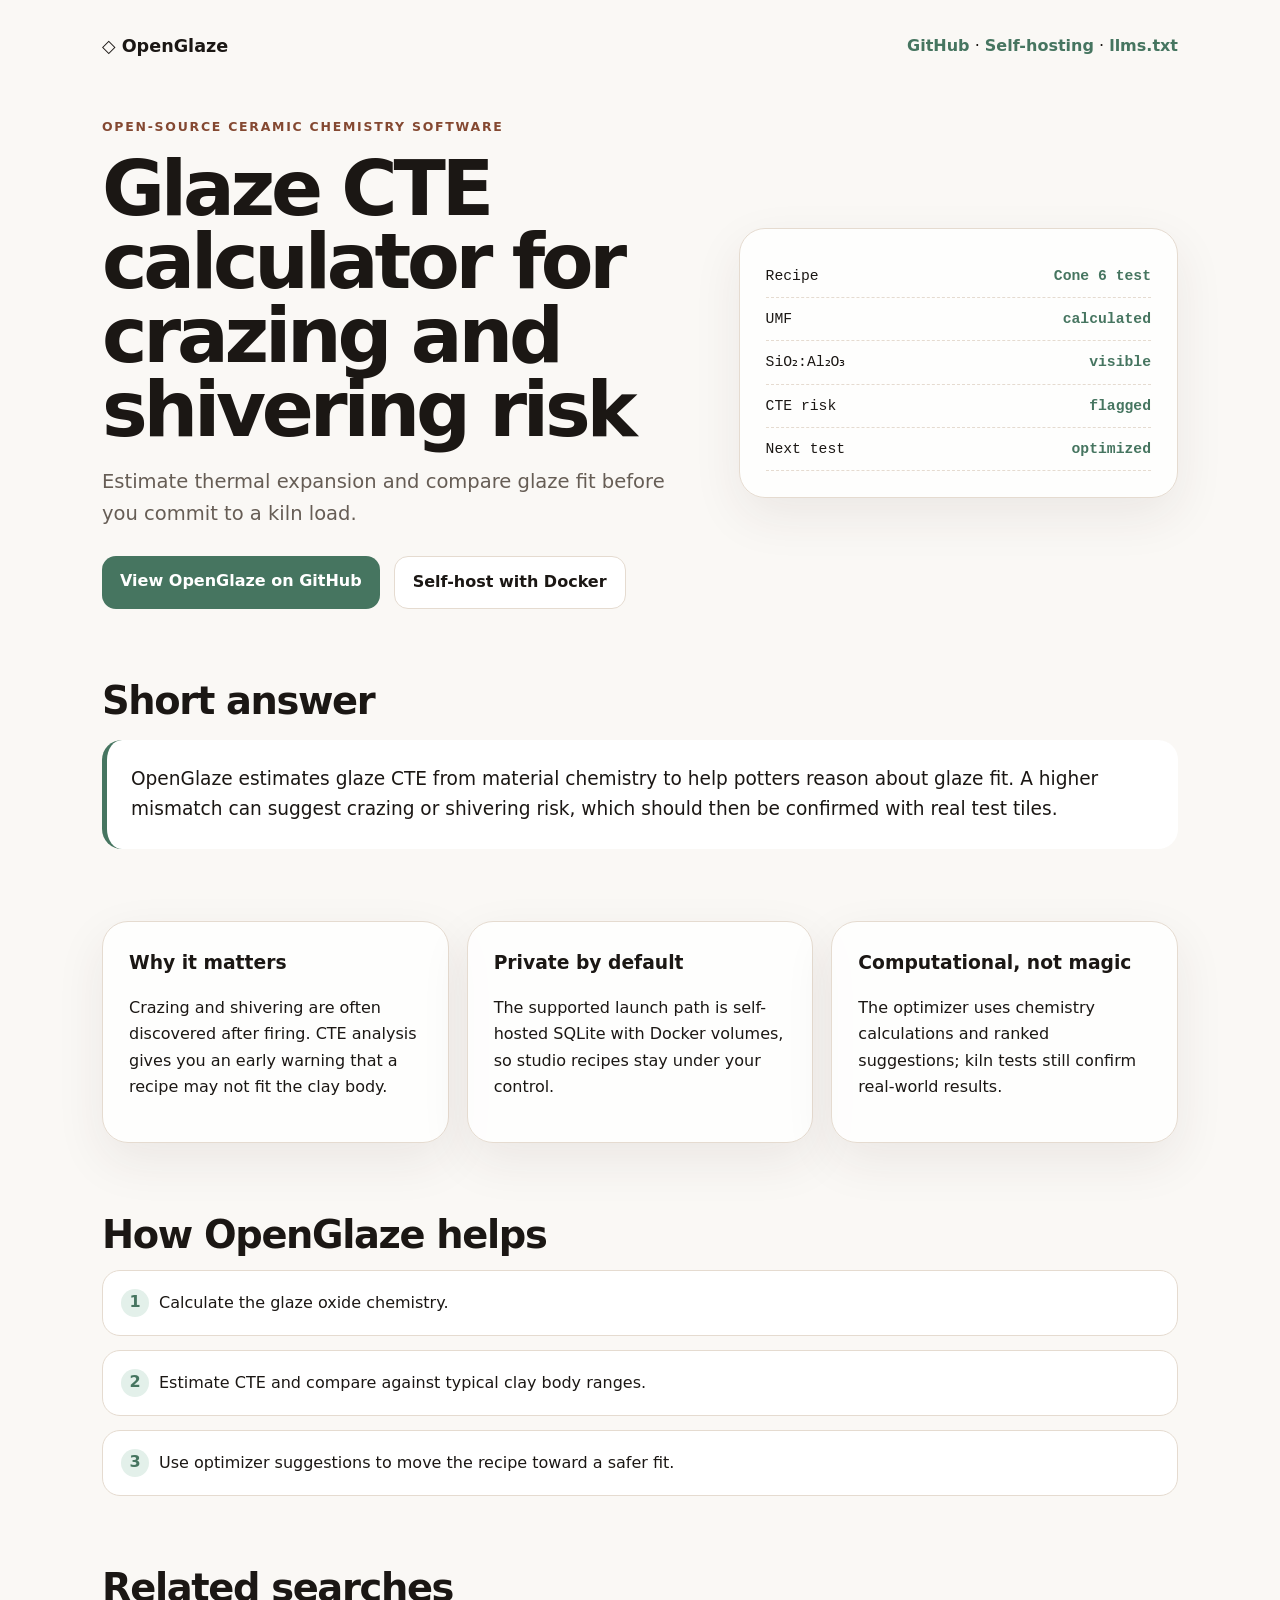
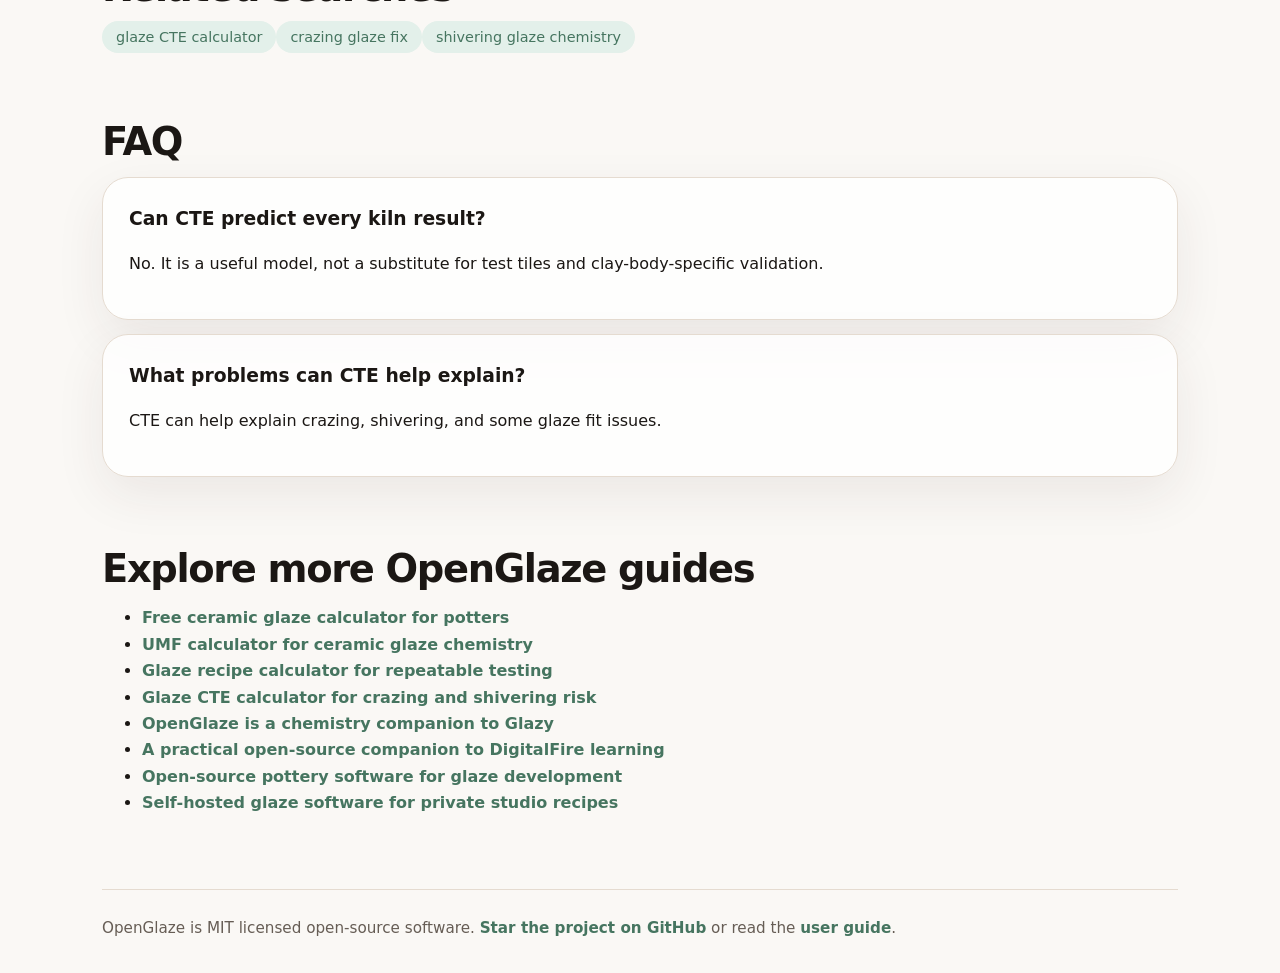
<file: docs/cte-glaze-calculator.html>
<!DOCTYPE html>
<html lang="en">
<head>
<meta charset="UTF-8">
<meta name="viewport" content="width=device-width, initial-scale=1.0">
<title>Glaze CTE Calculator — Predict Crazing and Shivering Risk</title>
<meta name="description" content="Estimate ceramic glaze thermal expansion coefficient with OpenGlaze. Use CTE analysis to reason about crazing, shivering, and clay-body fit.">
<link rel="canonical" href="https://kyanitelabs.github.io/openglaze/cte-glaze-calculator.html">
<meta property="og:title" content="Glaze CTE Calculator — Predict Crazing and Shivering Risk">
<meta property="og:description" content="Estimate ceramic glaze thermal expansion coefficient with OpenGlaze. Use CTE analysis to reason about crazing, shivering, and clay-body fit.">
<meta property="og:type" content="article">
<meta property="og:url" content="https://kyanitelabs.github.io/openglaze/cte-glaze-calculator.html">
<meta property="og:image" content="https://kyanitelabs.github.io/openglaze/social-preview.png">
<meta name="twitter:card" content="summary_large_image">
<meta name="twitter:title" content="Glaze CTE Calculator — Predict Crazing and Shivering Risk">
<meta name="twitter:description" content="Estimate ceramic glaze thermal expansion coefficient with OpenGlaze. Use CTE analysis to reason about crazing, shivering, and clay-body fit.">
<meta name="twitter:image" content="https://kyanitelabs.github.io/openglaze/social-preview.png">
<style>
:root{--clay:#faf8f5;--paper:#fff;--ink:#1b1714;--muted:#665d55;--line:#e5dbd0;--celadon:#467560;--celadon2:#e3f0ea;--tenmoku:#844831}*{box-sizing:border-box}body{margin:0;font-family:Inter,system-ui,-apple-system,BlinkMacSystemFont,"Segoe UI",sans-serif;background:var(--clay);color:var(--ink);line-height:1.65}a{color:var(--celadon);font-weight:700;text-decoration:none}a:hover{text-decoration:underline}.wrap{max-width:1120px;margin:0 auto;padding:32px 22px}.nav{display:flex;justify-content:space-between;align-items:center;margin-bottom:56px}.brand{font-weight:900;color:var(--ink);font-size:1.1rem}.pill{background:var(--celadon2);color:var(--celadon);padding:8px 14px;border-radius:999px;font-size:.9rem}.hero{display:grid;grid-template-columns:1.15fr .85fr;gap:42px;align-items:center}.eyebrow{text-transform:uppercase;letter-spacing:.14em;color:var(--tenmoku);font-weight:900;font-size:.78rem}h1{font-size:clamp(2.25rem,6vw,4.9rem);line-height:.96;letter-spacing:-.055em;margin:14px 0 18px}h2{font-size:clamp(1.65rem,3vw,2.5rem);line-height:1.05;letter-spacing:-.035em;margin:0 0 14px}h3{margin:0 0 8px}.dek{font-size:1.22rem;color:var(--muted);max-width:780px}.card{background:rgba(255,255,255,.82);border:1px solid var(--line);border-radius:26px;padding:26px;box-shadow:0 18px 50px rgba(58,44,35,.08)}.demo{font-family:ui-monospace,SFMono-Regular,Menlo,monospace;font-size:.92rem}.demo-row{display:flex;justify-content:space-between;border-bottom:1px dashed var(--line);padding:9px 0}.value{color:var(--celadon);font-weight:900}.cta{display:flex;gap:14px;flex-wrap:wrap;margin-top:26px}.btn{display:inline-flex;border-radius:14px;padding:12px 18px;font-weight:900}.primary{background:var(--celadon);color:white}.secondary{background:white;border:1px solid var(--line);color:var(--ink)}.grid{display:grid;grid-template-columns:repeat(3,1fr);gap:18px;margin:54px 0}.section{margin:72px 0}.answer{font-size:1.16rem;background:white;border-left:5px solid var(--celadon);border-radius:20px;padding:24px}.steps{counter-reset:s;display:grid;gap:14px}.step{background:white;border:1px solid var(--line);border-radius:18px;padding:18px}.step:before{counter-increment:s;content:counter(s);display:inline-grid;place-items:center;width:28px;height:28px;border-radius:50%;background:var(--celadon2);color:var(--celadon);font-weight:900;margin-right:10px}.faq{display:grid;gap:14px}.footer{border-top:1px solid var(--line);margin-top:72px;padding-top:26px;color:var(--muted);font-size:.95rem}@media(max-width:820px){.hero,.grid{grid-template-columns:1fr}.nav{align-items:flex-start;gap:16px;flex-direction:column}}
</style>
<script type="application/ld+json">{"@context": "https://schema.org", "@type": "WebPage", "name": "Glaze CTE calculator for crazing and shivering risk", "description": "Estimate ceramic glaze thermal expansion coefficient with OpenGlaze. Use CTE analysis to reason about crazing, shivering, and clay-body fit.", "url": "https://kyanitelabs.github.io/openglaze/cte-glaze-calculator.html", "isPartOf": {"@type": "WebSite", "name": "OpenGlaze", "url": "https://kyanitelabs.github.io/openglaze/"}, "about": ["glaze CTE calculator", "crazing glaze fix", "shivering glaze chemistry"], "mainEntity": {"@type": "SoftwareApplication", "name": "OpenGlaze", "applicationCategory": "DesignApplication", "operatingSystem": "Any", "url": "https://github.com/KyaniteLabs/openglaze", "license": "https://github.com/KyaniteLabs/openglaze/blob/master/LICENSE", "offers": {"@type": "Offer", "price": "0", "priceCurrency": "USD"}}}</script>
<script type="application/ld+json">{"@context": "https://schema.org", "@type": "FAQPage", "mainEntity": [{"@type": "Question", "name": "Can CTE predict every kiln result?", "acceptedAnswer": {"@type": "Answer", "text": "No. It is a useful model, not a substitute for test tiles and clay-body-specific validation."}}, {"@type": "Question", "name": "What problems can CTE help explain?", "acceptedAnswer": {"@type": "Answer", "text": "CTE can help explain crazing, shivering, and some glaze fit issues."}}]}</script>
</head>
<body>
<div class="wrap">
<nav class="nav"><a class="brand" href="index.html">◇ OpenGlaze</a><div><a href="https://github.com/KyaniteLabs/openglaze">GitHub</a> · <a href="self-hosting.html">Self-hosting</a> · <a href="llms.txt">llms.txt</a></div></nav>
<main>
<section class="hero">
<div>
<div class="eyebrow">Open-source ceramic chemistry software</div>
<h1>Glaze CTE calculator for crazing and shivering risk</h1>
<p class="dek">Estimate thermal expansion and compare glaze fit before you commit to a kiln load.</p>
<div class="cta"><a class="btn primary" href="https://github.com/KyaniteLabs/openglaze">View OpenGlaze on GitHub</a><a class="btn secondary" href="self-hosting.html">Self-host with Docker</a></div>
</div>
<aside class="card demo" aria-label="OpenGlaze example calculation">
<div class="demo-row"><span>Recipe</span><span class="value">Cone 6 test</span></div>
<div class="demo-row"><span>UMF</span><span class="value">calculated</span></div>
<div class="demo-row"><span>SiO₂:Al₂O₃</span><span class="value">visible</span></div>
<div class="demo-row"><span>CTE risk</span><span class="value">flagged</span></div>
<div class="demo-row"><span>Next test</span><span class="value">optimized</span></div>
</aside>
</section>
<section class="section"><h2>Short answer</h2><p class="answer">OpenGlaze estimates glaze CTE from material chemistry to help potters reason about glaze fit. A higher mismatch can suggest crazing or shivering risk, which should then be confirmed with real test tiles.</p></section>
<section class="grid"><div class="card"><h3>Why it matters</h3><p>Crazing and shivering are often discovered after firing. CTE analysis gives you an early warning that a recipe may not fit the clay body.</p></div><div class="card"><h3>Private by default</h3><p>The supported launch path is self-hosted SQLite with Docker volumes, so studio recipes stay under your control.</p></div><div class="card"><h3>Computational, not magic</h3><p>The optimizer uses chemistry calculations and ranked suggestions; kiln tests still confirm real-world results.</p></div></section>
<section class="section"><h2>How OpenGlaze helps</h2><div class="steps"><div class="step">Calculate the glaze oxide chemistry.</div>
<div class="step">Estimate CTE and compare against typical clay body ranges.</div>
<div class="step">Use optimizer suggestions to move the recipe toward a safer fit.</div></div></section>
<section class="section"><h2>Related searches</h2><p><span class="pill">glaze CTE calculator</span><span class="pill">crazing glaze fix</span><span class="pill">shivering glaze chemistry</span></p></section>
<section class="section"><h2>FAQ</h2><div class="faq"><div class="card"><h3>Can CTE predict every kiln result?</h3><p>No. It is a useful model, not a substitute for test tiles and clay-body-specific validation.</p></div>
<div class="card"><h3>What problems can CTE help explain?</h3><p>CTE can help explain crazing, shivering, and some glaze fit issues.</p></div></div></section>
<section class="section"><h2>Explore more OpenGlaze guides</h2><ul><li><a href="ceramic-glaze-calculator.html">Free ceramic glaze calculator for potters</a></li><li><a href="umf-calculator.html">UMF calculator for ceramic glaze chemistry</a></li><li><a href="glaze-recipe-calculator.html">Glaze recipe calculator for repeatable testing</a></li><li><a href="cte-glaze-calculator.html">Glaze CTE calculator for crazing and shivering risk</a></li><li><a href="glazy-alternative.html">OpenGlaze is a chemistry companion to Glazy</a></li><li><a href="digitalfire-companion.html">A practical open-source companion to DigitalFire learning</a></li><li><a href="open-source-pottery-software.html">Open-source pottery software for glaze development</a></li><li><a href="self-hosted-glaze-software.html">Self-hosted glaze software for private studio recipes</a></li></ul></section>
</main>
<footer class="footer">OpenGlaze is MIT licensed open-source software. <a href="https://github.com/KyaniteLabs/openglaze">Star the project on GitHub</a> or read the <a href="user-guide.html">user guide</a>.</footer>
</div>
</body>
</html>
</file>
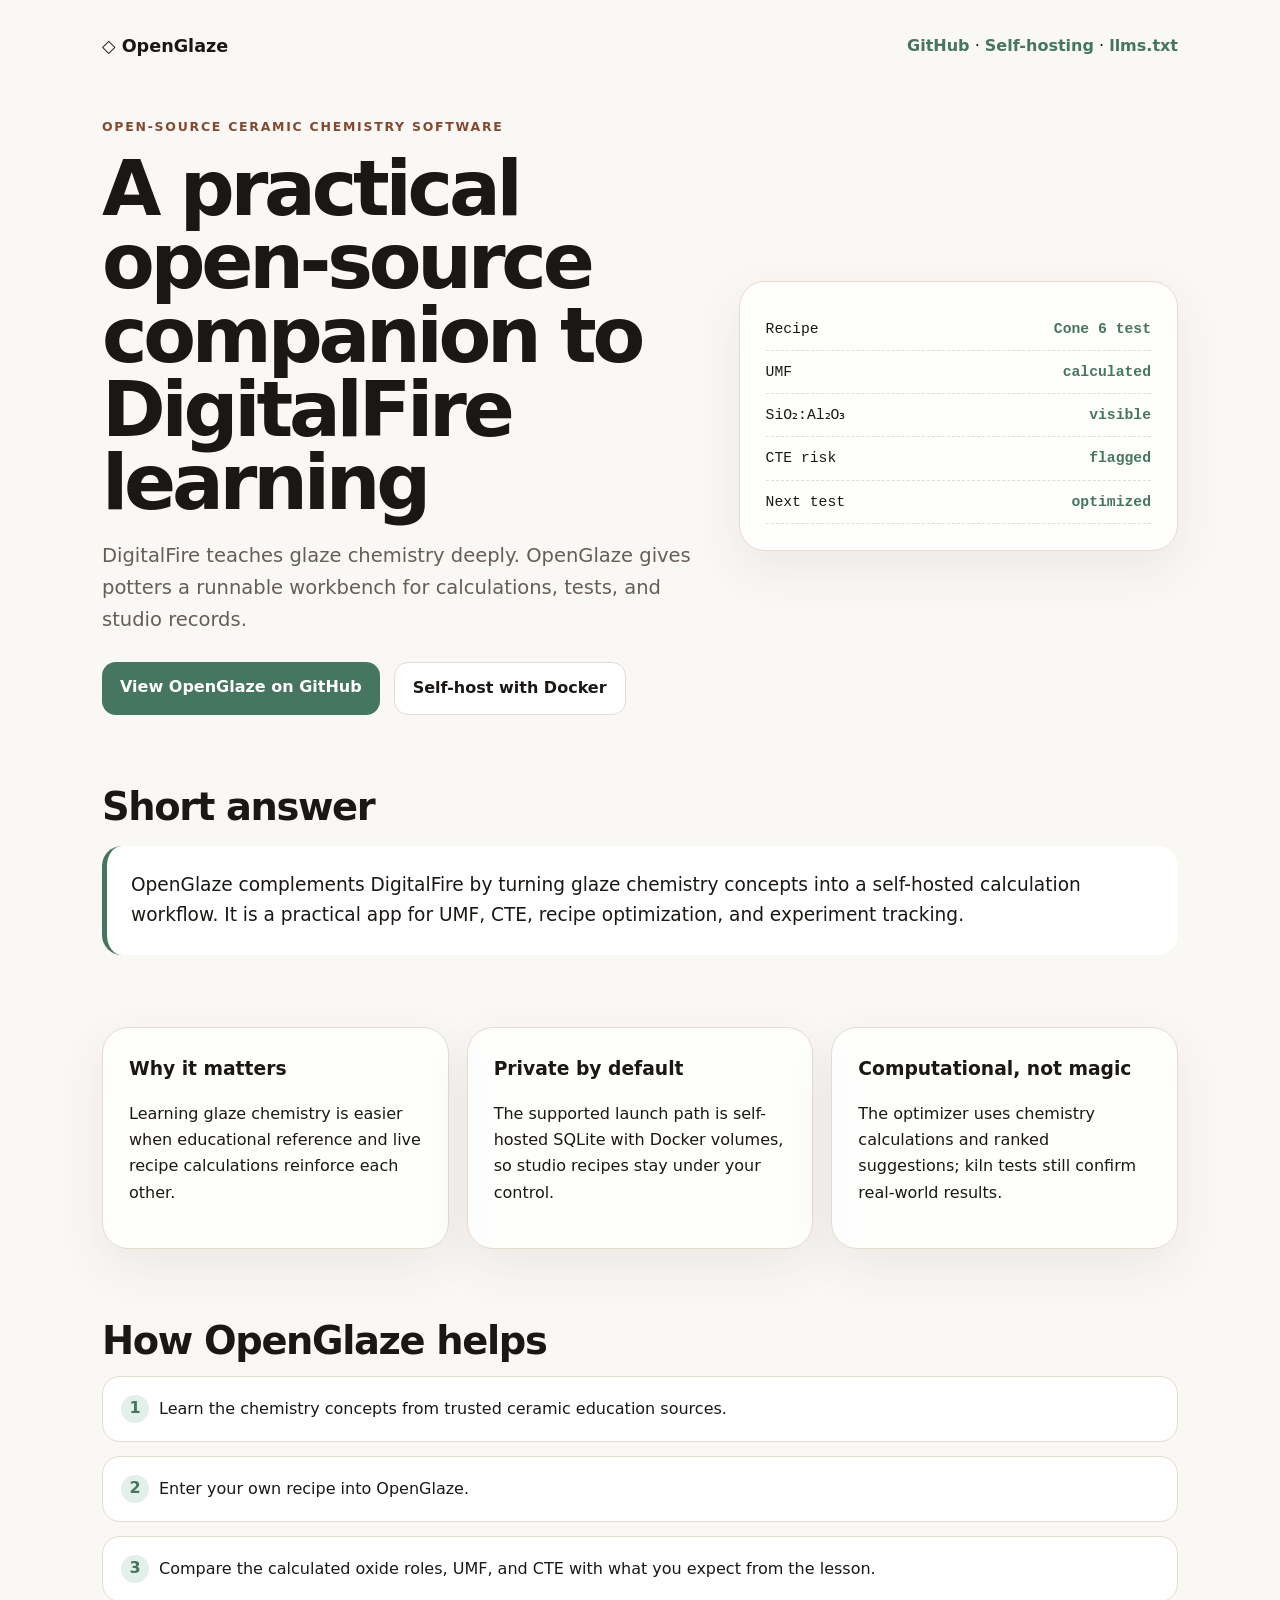
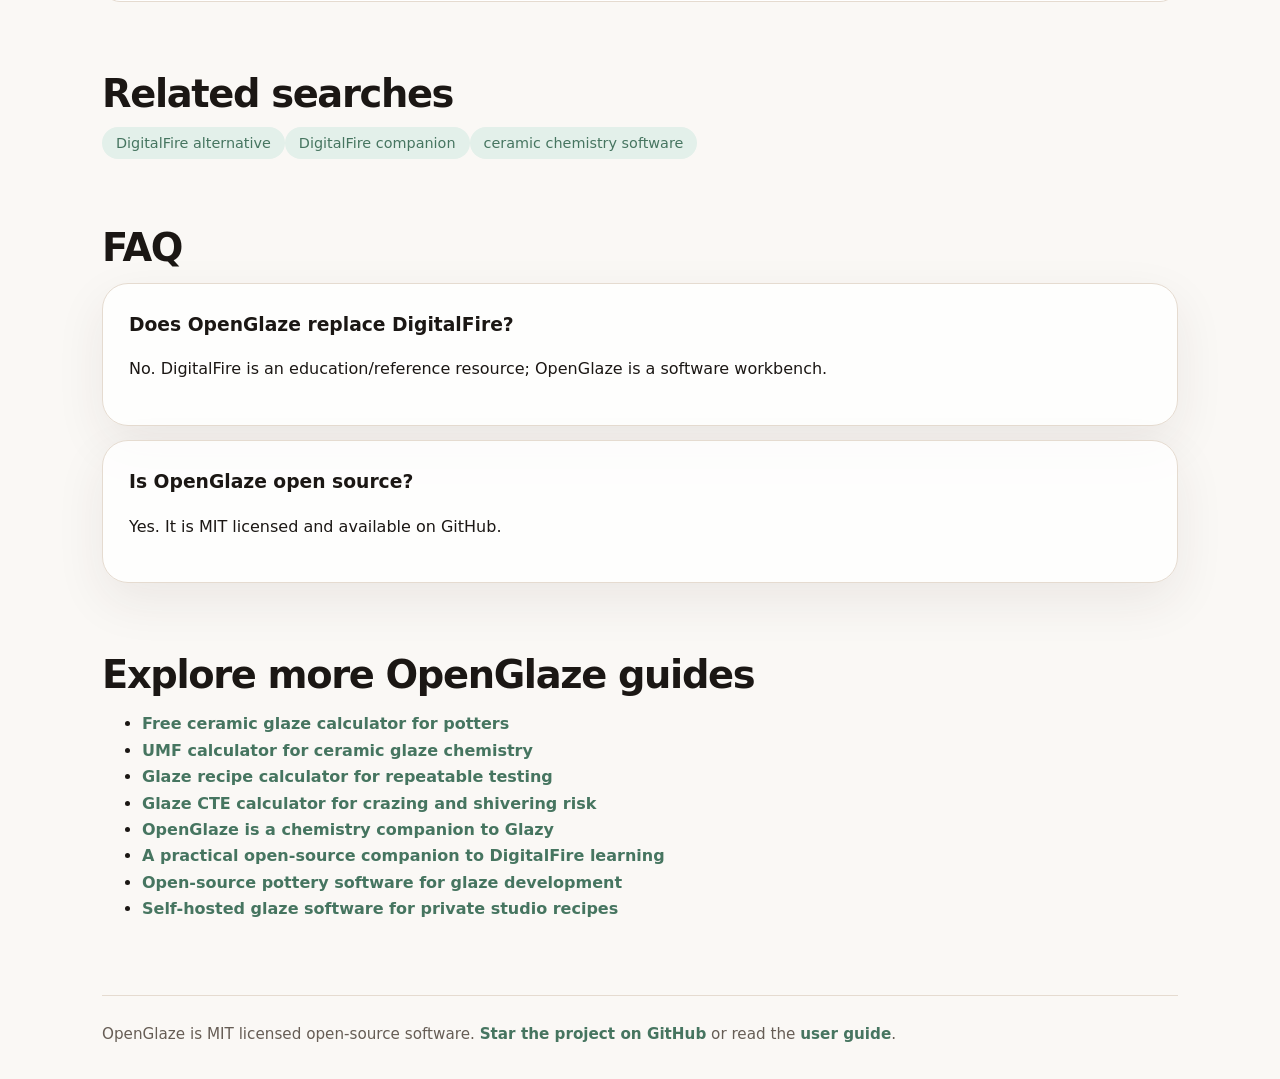
<file: docs/digitalfire-companion.html>
<!DOCTYPE html>
<html lang="en">
<head>
<meta charset="UTF-8">
<meta name="viewport" content="width=device-width, initial-scale=1.0">
<title>DigitalFire Companion — Open Source Glaze Calculation Workbench</title>
<meta name="description" content="Use OpenGlaze alongside DigitalFire education to calculate UMF, CTE, oxide roles, and glaze recipe adjustments in an open-source app.">
<link rel="canonical" href="https://kyanitelabs.github.io/openglaze/digitalfire-companion.html">
<meta property="og:title" content="DigitalFire Companion — Open Source Glaze Calculation Workbench">
<meta property="og:description" content="Use OpenGlaze alongside DigitalFire education to calculate UMF, CTE, oxide roles, and glaze recipe adjustments in an open-source app.">
<meta property="og:type" content="article">
<meta property="og:url" content="https://kyanitelabs.github.io/openglaze/digitalfire-companion.html">
<meta property="og:image" content="https://kyanitelabs.github.io/openglaze/social-preview.png">
<meta name="twitter:card" content="summary_large_image">
<meta name="twitter:title" content="DigitalFire Companion — Open Source Glaze Calculation Workbench">
<meta name="twitter:description" content="Use OpenGlaze alongside DigitalFire education to calculate UMF, CTE, oxide roles, and glaze recipe adjustments in an open-source app.">
<meta name="twitter:image" content="https://kyanitelabs.github.io/openglaze/social-preview.png">
<style>
:root{--clay:#faf8f5;--paper:#fff;--ink:#1b1714;--muted:#665d55;--line:#e5dbd0;--celadon:#467560;--celadon2:#e3f0ea;--tenmoku:#844831}*{box-sizing:border-box}body{margin:0;font-family:Inter,system-ui,-apple-system,BlinkMacSystemFont,"Segoe UI",sans-serif;background:var(--clay);color:var(--ink);line-height:1.65}a{color:var(--celadon);font-weight:700;text-decoration:none}a:hover{text-decoration:underline}.wrap{max-width:1120px;margin:0 auto;padding:32px 22px}.nav{display:flex;justify-content:space-between;align-items:center;margin-bottom:56px}.brand{font-weight:900;color:var(--ink);font-size:1.1rem}.pill{background:var(--celadon2);color:var(--celadon);padding:8px 14px;border-radius:999px;font-size:.9rem}.hero{display:grid;grid-template-columns:1.15fr .85fr;gap:42px;align-items:center}.eyebrow{text-transform:uppercase;letter-spacing:.14em;color:var(--tenmoku);font-weight:900;font-size:.78rem}h1{font-size:clamp(2.25rem,6vw,4.9rem);line-height:.96;letter-spacing:-.055em;margin:14px 0 18px}h2{font-size:clamp(1.65rem,3vw,2.5rem);line-height:1.05;letter-spacing:-.035em;margin:0 0 14px}h3{margin:0 0 8px}.dek{font-size:1.22rem;color:var(--muted);max-width:780px}.card{background:rgba(255,255,255,.82);border:1px solid var(--line);border-radius:26px;padding:26px;box-shadow:0 18px 50px rgba(58,44,35,.08)}.demo{font-family:ui-monospace,SFMono-Regular,Menlo,monospace;font-size:.92rem}.demo-row{display:flex;justify-content:space-between;border-bottom:1px dashed var(--line);padding:9px 0}.value{color:var(--celadon);font-weight:900}.cta{display:flex;gap:14px;flex-wrap:wrap;margin-top:26px}.btn{display:inline-flex;border-radius:14px;padding:12px 18px;font-weight:900}.primary{background:var(--celadon);color:white}.secondary{background:white;border:1px solid var(--line);color:var(--ink)}.grid{display:grid;grid-template-columns:repeat(3,1fr);gap:18px;margin:54px 0}.section{margin:72px 0}.answer{font-size:1.16rem;background:white;border-left:5px solid var(--celadon);border-radius:20px;padding:24px}.steps{counter-reset:s;display:grid;gap:14px}.step{background:white;border:1px solid var(--line);border-radius:18px;padding:18px}.step:before{counter-increment:s;content:counter(s);display:inline-grid;place-items:center;width:28px;height:28px;border-radius:50%;background:var(--celadon2);color:var(--celadon);font-weight:900;margin-right:10px}.faq{display:grid;gap:14px}.footer{border-top:1px solid var(--line);margin-top:72px;padding-top:26px;color:var(--muted);font-size:.95rem}@media(max-width:820px){.hero,.grid{grid-template-columns:1fr}.nav{align-items:flex-start;gap:16px;flex-direction:column}}
</style>
<script type="application/ld+json">{"@context": "https://schema.org", "@type": "WebPage", "name": "A practical open-source companion to DigitalFire learning", "description": "Use OpenGlaze alongside DigitalFire education to calculate UMF, CTE, oxide roles, and glaze recipe adjustments in an open-source app.", "url": "https://kyanitelabs.github.io/openglaze/digitalfire-companion.html", "isPartOf": {"@type": "WebSite", "name": "OpenGlaze", "url": "https://kyanitelabs.github.io/openglaze/"}, "about": ["DigitalFire alternative", "DigitalFire companion", "ceramic chemistry software"], "mainEntity": {"@type": "SoftwareApplication", "name": "OpenGlaze", "applicationCategory": "DesignApplication", "operatingSystem": "Any", "url": "https://github.com/KyaniteLabs/openglaze", "license": "https://github.com/KyaniteLabs/openglaze/blob/master/LICENSE", "offers": {"@type": "Offer", "price": "0", "priceCurrency": "USD"}}}</script>
<script type="application/ld+json">{"@context": "https://schema.org", "@type": "FAQPage", "mainEntity": [{"@type": "Question", "name": "Does OpenGlaze replace DigitalFire?", "acceptedAnswer": {"@type": "Answer", "text": "No. DigitalFire is an education/reference resource; OpenGlaze is a software workbench."}}, {"@type": "Question", "name": "Is OpenGlaze open source?", "acceptedAnswer": {"@type": "Answer", "text": "Yes. It is MIT licensed and available on GitHub."}}]}</script>
</head>
<body>
<div class="wrap">
<nav class="nav"><a class="brand" href="index.html">◇ OpenGlaze</a><div><a href="https://github.com/KyaniteLabs/openglaze">GitHub</a> · <a href="self-hosting.html">Self-hosting</a> · <a href="llms.txt">llms.txt</a></div></nav>
<main>
<section class="hero">
<div>
<div class="eyebrow">Open-source ceramic chemistry software</div>
<h1>A practical open-source companion to DigitalFire learning</h1>
<p class="dek">DigitalFire teaches glaze chemistry deeply. OpenGlaze gives potters a runnable workbench for calculations, tests, and studio records.</p>
<div class="cta"><a class="btn primary" href="https://github.com/KyaniteLabs/openglaze">View OpenGlaze on GitHub</a><a class="btn secondary" href="self-hosting.html">Self-host with Docker</a></div>
</div>
<aside class="card demo" aria-label="OpenGlaze example calculation">
<div class="demo-row"><span>Recipe</span><span class="value">Cone 6 test</span></div>
<div class="demo-row"><span>UMF</span><span class="value">calculated</span></div>
<div class="demo-row"><span>SiO₂:Al₂O₃</span><span class="value">visible</span></div>
<div class="demo-row"><span>CTE risk</span><span class="value">flagged</span></div>
<div class="demo-row"><span>Next test</span><span class="value">optimized</span></div>
</aside>
</section>
<section class="section"><h2>Short answer</h2><p class="answer">OpenGlaze complements DigitalFire by turning glaze chemistry concepts into a self-hosted calculation workflow. It is a practical app for UMF, CTE, recipe optimization, and experiment tracking.</p></section>
<section class="grid"><div class="card"><h3>Why it matters</h3><p>Learning glaze chemistry is easier when educational reference and live recipe calculations reinforce each other.</p></div><div class="card"><h3>Private by default</h3><p>The supported launch path is self-hosted SQLite with Docker volumes, so studio recipes stay under your control.</p></div><div class="card"><h3>Computational, not magic</h3><p>The optimizer uses chemistry calculations and ranked suggestions; kiln tests still confirm real-world results.</p></div></section>
<section class="section"><h2>How OpenGlaze helps</h2><div class="steps"><div class="step">Learn the chemistry concepts from trusted ceramic education sources.</div>
<div class="step">Enter your own recipe into OpenGlaze.</div>
<div class="step">Compare the calculated oxide roles, UMF, and CTE with what you expect from the lesson.</div></div></section>
<section class="section"><h2>Related searches</h2><p><span class="pill">DigitalFire alternative</span><span class="pill">DigitalFire companion</span><span class="pill">ceramic chemistry software</span></p></section>
<section class="section"><h2>FAQ</h2><div class="faq"><div class="card"><h3>Does OpenGlaze replace DigitalFire?</h3><p>No. DigitalFire is an education/reference resource; OpenGlaze is a software workbench.</p></div>
<div class="card"><h3>Is OpenGlaze open source?</h3><p>Yes. It is MIT licensed and available on GitHub.</p></div></div></section>
<section class="section"><h2>Explore more OpenGlaze guides</h2><ul><li><a href="ceramic-glaze-calculator.html">Free ceramic glaze calculator for potters</a></li><li><a href="umf-calculator.html">UMF calculator for ceramic glaze chemistry</a></li><li><a href="glaze-recipe-calculator.html">Glaze recipe calculator for repeatable testing</a></li><li><a href="cte-glaze-calculator.html">Glaze CTE calculator for crazing and shivering risk</a></li><li><a href="glazy-alternative.html">OpenGlaze is a chemistry companion to Glazy</a></li><li><a href="digitalfire-companion.html">A practical open-source companion to DigitalFire learning</a></li><li><a href="open-source-pottery-software.html">Open-source pottery software for glaze development</a></li><li><a href="self-hosted-glaze-software.html">Self-hosted glaze software for private studio recipes</a></li></ul></section>
</main>
<footer class="footer">OpenGlaze is MIT licensed open-source software. <a href="https://github.com/KyaniteLabs/openglaze">Star the project on GitHub</a> or read the <a href="user-guide.html">user guide</a>.</footer>
</div>
</body>
</html>
</file>
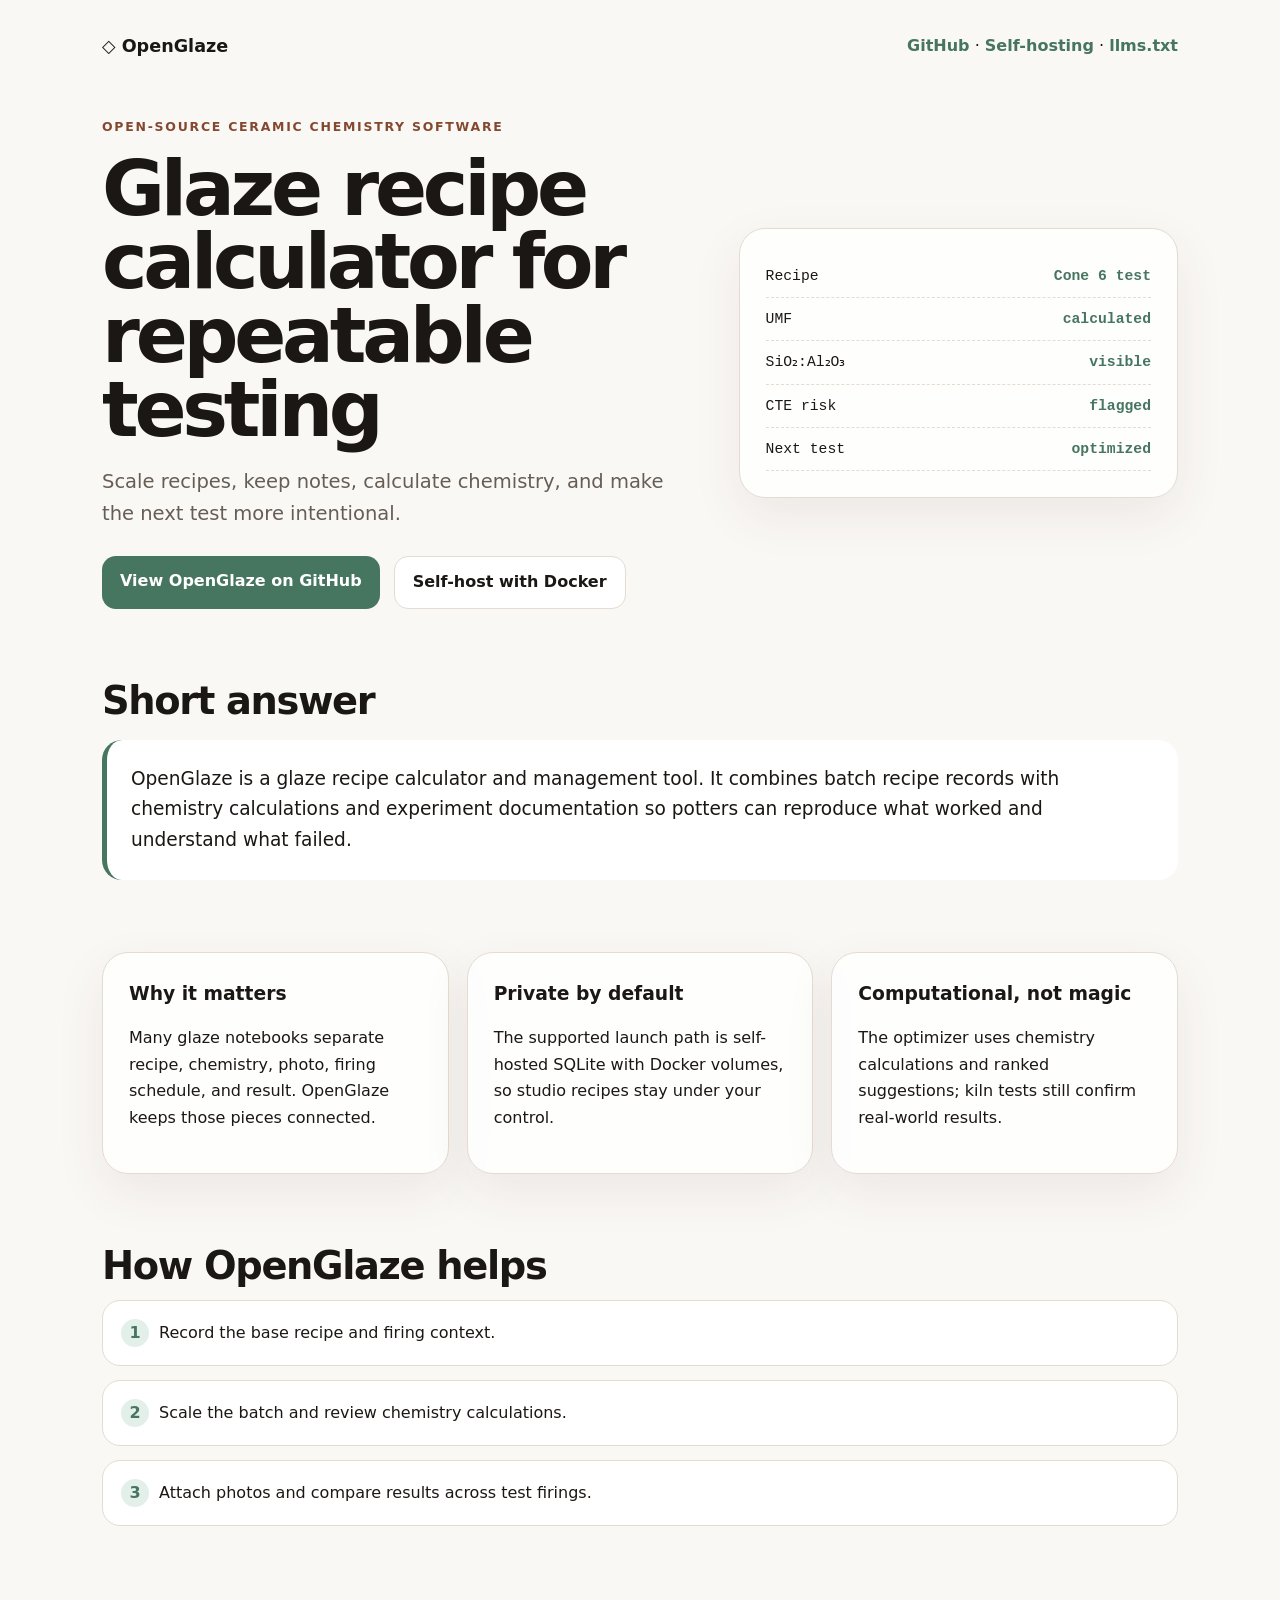
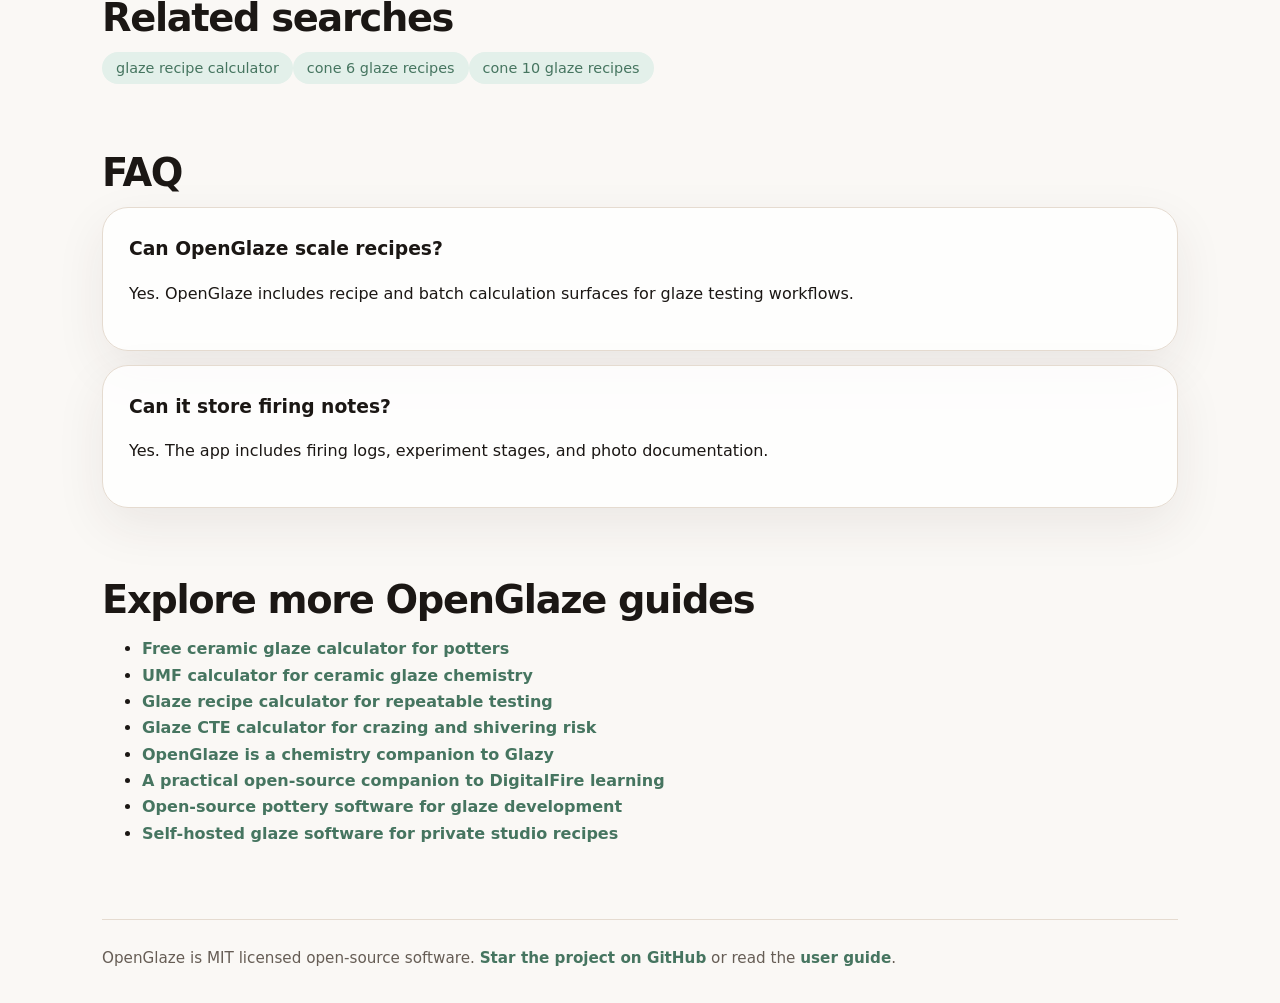
<file: docs/glaze-recipe-calculator.html>
<!DOCTYPE html>
<html lang="en">
<head>
<meta charset="UTF-8">
<meta name="viewport" content="width=device-width, initial-scale=1.0">
<title>Glaze Recipe Calculator — Scale, Analyze, and Optimize Glazes</title>
<meta name="description" content="Use OpenGlaze as a glaze recipe calculator to scale batches, analyze oxide chemistry, document firings, and plan better ceramic test tiles.">
<link rel="canonical" href="https://kyanitelabs.github.io/openglaze/glaze-recipe-calculator.html">
<meta property="og:title" content="Glaze Recipe Calculator — Scale, Analyze, and Optimize Glazes">
<meta property="og:description" content="Use OpenGlaze as a glaze recipe calculator to scale batches, analyze oxide chemistry, document firings, and plan better ceramic test tiles.">
<meta property="og:type" content="article">
<meta property="og:url" content="https://kyanitelabs.github.io/openglaze/glaze-recipe-calculator.html">
<meta property="og:image" content="https://kyanitelabs.github.io/openglaze/social-preview.png">
<meta name="twitter:card" content="summary_large_image">
<meta name="twitter:title" content="Glaze Recipe Calculator — Scale, Analyze, and Optimize Glazes">
<meta name="twitter:description" content="Use OpenGlaze as a glaze recipe calculator to scale batches, analyze oxide chemistry, document firings, and plan better ceramic test tiles.">
<meta name="twitter:image" content="https://kyanitelabs.github.io/openglaze/social-preview.png">
<style>
:root{--clay:#faf8f5;--paper:#fff;--ink:#1b1714;--muted:#665d55;--line:#e5dbd0;--celadon:#467560;--celadon2:#e3f0ea;--tenmoku:#844831}*{box-sizing:border-box}body{margin:0;font-family:Inter,system-ui,-apple-system,BlinkMacSystemFont,"Segoe UI",sans-serif;background:var(--clay);color:var(--ink);line-height:1.65}a{color:var(--celadon);font-weight:700;text-decoration:none}a:hover{text-decoration:underline}.wrap{max-width:1120px;margin:0 auto;padding:32px 22px}.nav{display:flex;justify-content:space-between;align-items:center;margin-bottom:56px}.brand{font-weight:900;color:var(--ink);font-size:1.1rem}.pill{background:var(--celadon2);color:var(--celadon);padding:8px 14px;border-radius:999px;font-size:.9rem}.hero{display:grid;grid-template-columns:1.15fr .85fr;gap:42px;align-items:center}.eyebrow{text-transform:uppercase;letter-spacing:.14em;color:var(--tenmoku);font-weight:900;font-size:.78rem}h1{font-size:clamp(2.25rem,6vw,4.9rem);line-height:.96;letter-spacing:-.055em;margin:14px 0 18px}h2{font-size:clamp(1.65rem,3vw,2.5rem);line-height:1.05;letter-spacing:-.035em;margin:0 0 14px}h3{margin:0 0 8px}.dek{font-size:1.22rem;color:var(--muted);max-width:780px}.card{background:rgba(255,255,255,.82);border:1px solid var(--line);border-radius:26px;padding:26px;box-shadow:0 18px 50px rgba(58,44,35,.08)}.demo{font-family:ui-monospace,SFMono-Regular,Menlo,monospace;font-size:.92rem}.demo-row{display:flex;justify-content:space-between;border-bottom:1px dashed var(--line);padding:9px 0}.value{color:var(--celadon);font-weight:900}.cta{display:flex;gap:14px;flex-wrap:wrap;margin-top:26px}.btn{display:inline-flex;border-radius:14px;padding:12px 18px;font-weight:900}.primary{background:var(--celadon);color:white}.secondary{background:white;border:1px solid var(--line);color:var(--ink)}.grid{display:grid;grid-template-columns:repeat(3,1fr);gap:18px;margin:54px 0}.section{margin:72px 0}.answer{font-size:1.16rem;background:white;border-left:5px solid var(--celadon);border-radius:20px;padding:24px}.steps{counter-reset:s;display:grid;gap:14px}.step{background:white;border:1px solid var(--line);border-radius:18px;padding:18px}.step:before{counter-increment:s;content:counter(s);display:inline-grid;place-items:center;width:28px;height:28px;border-radius:50%;background:var(--celadon2);color:var(--celadon);font-weight:900;margin-right:10px}.faq{display:grid;gap:14px}.footer{border-top:1px solid var(--line);margin-top:72px;padding-top:26px;color:var(--muted);font-size:.95rem}@media(max-width:820px){.hero,.grid{grid-template-columns:1fr}.nav{align-items:flex-start;gap:16px;flex-direction:column}}
</style>
<script type="application/ld+json">{"@context": "https://schema.org", "@type": "WebPage", "name": "Glaze recipe calculator for repeatable testing", "description": "Use OpenGlaze as a glaze recipe calculator to scale batches, analyze oxide chemistry, document firings, and plan better ceramic test tiles.", "url": "https://kyanitelabs.github.io/openglaze/glaze-recipe-calculator.html", "isPartOf": {"@type": "WebSite", "name": "OpenGlaze", "url": "https://kyanitelabs.github.io/openglaze/"}, "about": ["glaze recipe calculator", "cone 6 glaze recipes", "cone 10 glaze recipes"], "mainEntity": {"@type": "SoftwareApplication", "name": "OpenGlaze", "applicationCategory": "DesignApplication", "operatingSystem": "Any", "url": "https://github.com/KyaniteLabs/openglaze", "license": "https://github.com/KyaniteLabs/openglaze/blob/master/LICENSE", "offers": {"@type": "Offer", "price": "0", "priceCurrency": "USD"}}}</script>
<script type="application/ld+json">{"@context": "https://schema.org", "@type": "FAQPage", "mainEntity": [{"@type": "Question", "name": "Can OpenGlaze scale recipes?", "acceptedAnswer": {"@type": "Answer", "text": "Yes. OpenGlaze includes recipe and batch calculation surfaces for glaze testing workflows."}}, {"@type": "Question", "name": "Can it store firing notes?", "acceptedAnswer": {"@type": "Answer", "text": "Yes. The app includes firing logs, experiment stages, and photo documentation."}}]}</script>
</head>
<body>
<div class="wrap">
<nav class="nav"><a class="brand" href="index.html">◇ OpenGlaze</a><div><a href="https://github.com/KyaniteLabs/openglaze">GitHub</a> · <a href="self-hosting.html">Self-hosting</a> · <a href="llms.txt">llms.txt</a></div></nav>
<main>
<section class="hero">
<div>
<div class="eyebrow">Open-source ceramic chemistry software</div>
<h1>Glaze recipe calculator for repeatable testing</h1>
<p class="dek">Scale recipes, keep notes, calculate chemistry, and make the next test more intentional.</p>
<div class="cta"><a class="btn primary" href="https://github.com/KyaniteLabs/openglaze">View OpenGlaze on GitHub</a><a class="btn secondary" href="self-hosting.html">Self-host with Docker</a></div>
</div>
<aside class="card demo" aria-label="OpenGlaze example calculation">
<div class="demo-row"><span>Recipe</span><span class="value">Cone 6 test</span></div>
<div class="demo-row"><span>UMF</span><span class="value">calculated</span></div>
<div class="demo-row"><span>SiO₂:Al₂O₃</span><span class="value">visible</span></div>
<div class="demo-row"><span>CTE risk</span><span class="value">flagged</span></div>
<div class="demo-row"><span>Next test</span><span class="value">optimized</span></div>
</aside>
</section>
<section class="section"><h2>Short answer</h2><p class="answer">OpenGlaze is a glaze recipe calculator and management tool. It combines batch recipe records with chemistry calculations and experiment documentation so potters can reproduce what worked and understand what failed.</p></section>
<section class="grid"><div class="card"><h3>Why it matters</h3><p>Many glaze notebooks separate recipe, chemistry, photo, firing schedule, and result. OpenGlaze keeps those pieces connected.</p></div><div class="card"><h3>Private by default</h3><p>The supported launch path is self-hosted SQLite with Docker volumes, so studio recipes stay under your control.</p></div><div class="card"><h3>Computational, not magic</h3><p>The optimizer uses chemistry calculations and ranked suggestions; kiln tests still confirm real-world results.</p></div></section>
<section class="section"><h2>How OpenGlaze helps</h2><div class="steps"><div class="step">Record the base recipe and firing context.</div>
<div class="step">Scale the batch and review chemistry calculations.</div>
<div class="step">Attach photos and compare results across test firings.</div></div></section>
<section class="section"><h2>Related searches</h2><p><span class="pill">glaze recipe calculator</span><span class="pill">cone 6 glaze recipes</span><span class="pill">cone 10 glaze recipes</span></p></section>
<section class="section"><h2>FAQ</h2><div class="faq"><div class="card"><h3>Can OpenGlaze scale recipes?</h3><p>Yes. OpenGlaze includes recipe and batch calculation surfaces for glaze testing workflows.</p></div>
<div class="card"><h3>Can it store firing notes?</h3><p>Yes. The app includes firing logs, experiment stages, and photo documentation.</p></div></div></section>
<section class="section"><h2>Explore more OpenGlaze guides</h2><ul><li><a href="ceramic-glaze-calculator.html">Free ceramic glaze calculator for potters</a></li><li><a href="umf-calculator.html">UMF calculator for ceramic glaze chemistry</a></li><li><a href="glaze-recipe-calculator.html">Glaze recipe calculator for repeatable testing</a></li><li><a href="cte-glaze-calculator.html">Glaze CTE calculator for crazing and shivering risk</a></li><li><a href="glazy-alternative.html">OpenGlaze is a chemistry companion to Glazy</a></li><li><a href="digitalfire-companion.html">A practical open-source companion to DigitalFire learning</a></li><li><a href="open-source-pottery-software.html">Open-source pottery software for glaze development</a></li><li><a href="self-hosted-glaze-software.html">Self-hosted glaze software for private studio recipes</a></li></ul></section>
</main>
<footer class="footer">OpenGlaze is MIT licensed open-source software. <a href="https://github.com/KyaniteLabs/openglaze">Star the project on GitHub</a> or read the <a href="user-guide.html">user guide</a>.</footer>
</div>
</body>
</html>
</file>
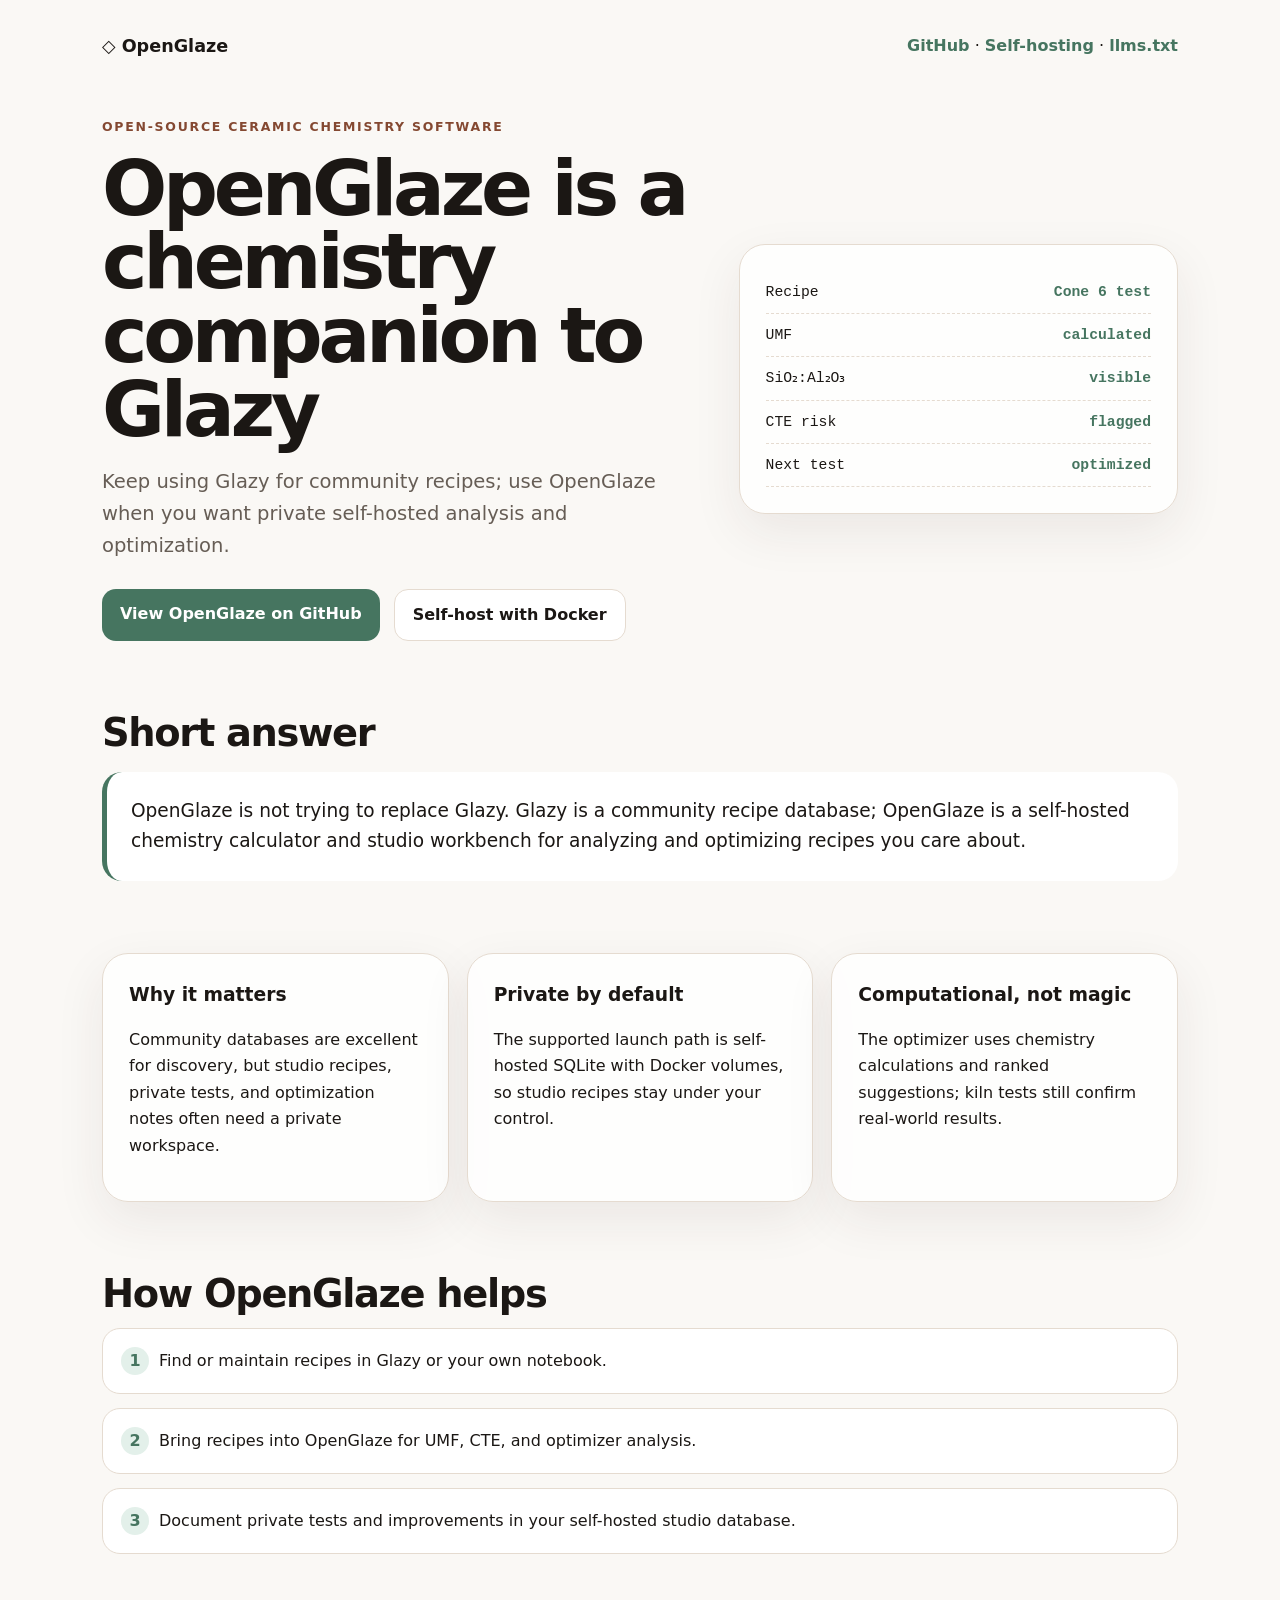
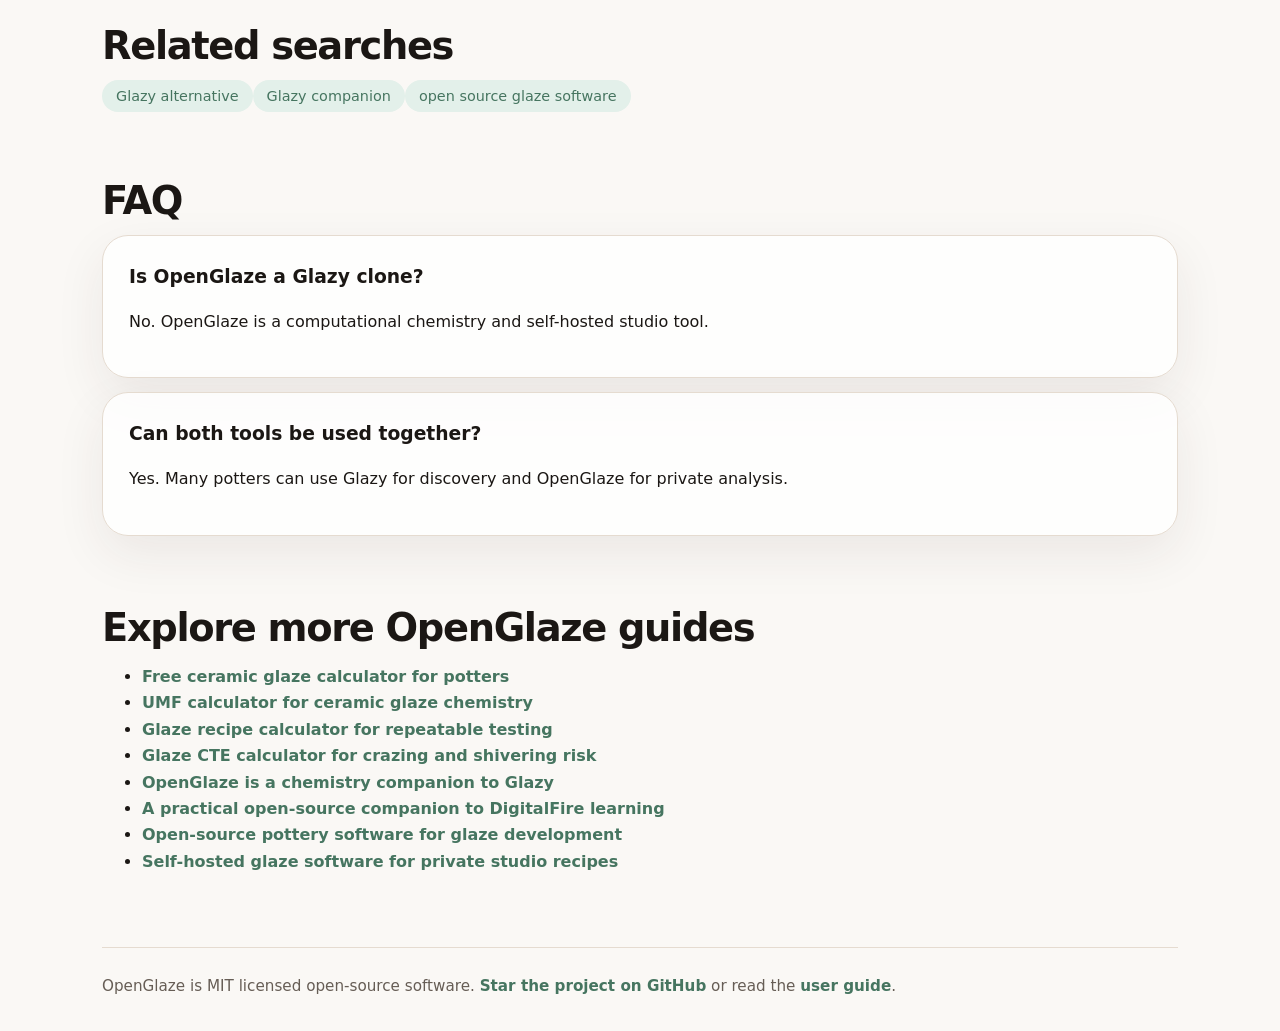
<file: docs/glazy-alternative.html>
<!DOCTYPE html>
<html lang="en">
<head>
<meta charset="UTF-8">
<meta name="viewport" content="width=device-width, initial-scale=1.0">
<title>OpenGlaze and Glazy — Open Source Chemistry Companion</title>
<meta name="description" content="OpenGlaze complements Glazy by adding self-hosted UMF, CTE, oxide analysis, and computational recipe optimization for private studio workflows.">
<link rel="canonical" href="https://kyanitelabs.github.io/openglaze/glazy-alternative.html">
<meta property="og:title" content="OpenGlaze and Glazy — Open Source Chemistry Companion">
<meta property="og:description" content="OpenGlaze complements Glazy by adding self-hosted UMF, CTE, oxide analysis, and computational recipe optimization for private studio workflows.">
<meta property="og:type" content="article">
<meta property="og:url" content="https://kyanitelabs.github.io/openglaze/glazy-alternative.html">
<meta property="og:image" content="https://kyanitelabs.github.io/openglaze/social-preview.png">
<meta name="twitter:card" content="summary_large_image">
<meta name="twitter:title" content="OpenGlaze and Glazy — Open Source Chemistry Companion">
<meta name="twitter:description" content="OpenGlaze complements Glazy by adding self-hosted UMF, CTE, oxide analysis, and computational recipe optimization for private studio workflows.">
<meta name="twitter:image" content="https://kyanitelabs.github.io/openglaze/social-preview.png">
<style>
:root{--clay:#faf8f5;--paper:#fff;--ink:#1b1714;--muted:#665d55;--line:#e5dbd0;--celadon:#467560;--celadon2:#e3f0ea;--tenmoku:#844831}*{box-sizing:border-box}body{margin:0;font-family:Inter,system-ui,-apple-system,BlinkMacSystemFont,"Segoe UI",sans-serif;background:var(--clay);color:var(--ink);line-height:1.65}a{color:var(--celadon);font-weight:700;text-decoration:none}a:hover{text-decoration:underline}.wrap{max-width:1120px;margin:0 auto;padding:32px 22px}.nav{display:flex;justify-content:space-between;align-items:center;margin-bottom:56px}.brand{font-weight:900;color:var(--ink);font-size:1.1rem}.pill{background:var(--celadon2);color:var(--celadon);padding:8px 14px;border-radius:999px;font-size:.9rem}.hero{display:grid;grid-template-columns:1.15fr .85fr;gap:42px;align-items:center}.eyebrow{text-transform:uppercase;letter-spacing:.14em;color:var(--tenmoku);font-weight:900;font-size:.78rem}h1{font-size:clamp(2.25rem,6vw,4.9rem);line-height:.96;letter-spacing:-.055em;margin:14px 0 18px}h2{font-size:clamp(1.65rem,3vw,2.5rem);line-height:1.05;letter-spacing:-.035em;margin:0 0 14px}h3{margin:0 0 8px}.dek{font-size:1.22rem;color:var(--muted);max-width:780px}.card{background:rgba(255,255,255,.82);border:1px solid var(--line);border-radius:26px;padding:26px;box-shadow:0 18px 50px rgba(58,44,35,.08)}.demo{font-family:ui-monospace,SFMono-Regular,Menlo,monospace;font-size:.92rem}.demo-row{display:flex;justify-content:space-between;border-bottom:1px dashed var(--line);padding:9px 0}.value{color:var(--celadon);font-weight:900}.cta{display:flex;gap:14px;flex-wrap:wrap;margin-top:26px}.btn{display:inline-flex;border-radius:14px;padding:12px 18px;font-weight:900}.primary{background:var(--celadon);color:white}.secondary{background:white;border:1px solid var(--line);color:var(--ink)}.grid{display:grid;grid-template-columns:repeat(3,1fr);gap:18px;margin:54px 0}.section{margin:72px 0}.answer{font-size:1.16rem;background:white;border-left:5px solid var(--celadon);border-radius:20px;padding:24px}.steps{counter-reset:s;display:grid;gap:14px}.step{background:white;border:1px solid var(--line);border-radius:18px;padding:18px}.step:before{counter-increment:s;content:counter(s);display:inline-grid;place-items:center;width:28px;height:28px;border-radius:50%;background:var(--celadon2);color:var(--celadon);font-weight:900;margin-right:10px}.faq{display:grid;gap:14px}.footer{border-top:1px solid var(--line);margin-top:72px;padding-top:26px;color:var(--muted);font-size:.95rem}@media(max-width:820px){.hero,.grid{grid-template-columns:1fr}.nav{align-items:flex-start;gap:16px;flex-direction:column}}
</style>
<script type="application/ld+json">{"@context": "https://schema.org", "@type": "WebPage", "name": "OpenGlaze is a chemistry companion to Glazy", "description": "OpenGlaze complements Glazy by adding self-hosted UMF, CTE, oxide analysis, and computational recipe optimization for private studio workflows.", "url": "https://kyanitelabs.github.io/openglaze/glazy-alternative.html", "isPartOf": {"@type": "WebSite", "name": "OpenGlaze", "url": "https://kyanitelabs.github.io/openglaze/"}, "about": ["Glazy alternative", "Glazy companion", "open source glaze software"], "mainEntity": {"@type": "SoftwareApplication", "name": "OpenGlaze", "applicationCategory": "DesignApplication", "operatingSystem": "Any", "url": "https://github.com/KyaniteLabs/openglaze", "license": "https://github.com/KyaniteLabs/openglaze/blob/master/LICENSE", "offers": {"@type": "Offer", "price": "0", "priceCurrency": "USD"}}}</script>
<script type="application/ld+json">{"@context": "https://schema.org", "@type": "FAQPage", "mainEntity": [{"@type": "Question", "name": "Is OpenGlaze a Glazy clone?", "acceptedAnswer": {"@type": "Answer", "text": "No. OpenGlaze is a computational chemistry and self-hosted studio tool."}}, {"@type": "Question", "name": "Can both tools be used together?", "acceptedAnswer": {"@type": "Answer", "text": "Yes. Many potters can use Glazy for discovery and OpenGlaze for private analysis."}}]}</script>
</head>
<body>
<div class="wrap">
<nav class="nav"><a class="brand" href="index.html">◇ OpenGlaze</a><div><a href="https://github.com/KyaniteLabs/openglaze">GitHub</a> · <a href="self-hosting.html">Self-hosting</a> · <a href="llms.txt">llms.txt</a></div></nav>
<main>
<section class="hero">
<div>
<div class="eyebrow">Open-source ceramic chemistry software</div>
<h1>OpenGlaze is a chemistry companion to Glazy</h1>
<p class="dek">Keep using Glazy for community recipes; use OpenGlaze when you want private self-hosted analysis and optimization.</p>
<div class="cta"><a class="btn primary" href="https://github.com/KyaniteLabs/openglaze">View OpenGlaze on GitHub</a><a class="btn secondary" href="self-hosting.html">Self-host with Docker</a></div>
</div>
<aside class="card demo" aria-label="OpenGlaze example calculation">
<div class="demo-row"><span>Recipe</span><span class="value">Cone 6 test</span></div>
<div class="demo-row"><span>UMF</span><span class="value">calculated</span></div>
<div class="demo-row"><span>SiO₂:Al₂O₃</span><span class="value">visible</span></div>
<div class="demo-row"><span>CTE risk</span><span class="value">flagged</span></div>
<div class="demo-row"><span>Next test</span><span class="value">optimized</span></div>
</aside>
</section>
<section class="section"><h2>Short answer</h2><p class="answer">OpenGlaze is not trying to replace Glazy. Glazy is a community recipe database; OpenGlaze is a self-hosted chemistry calculator and studio workbench for analyzing and optimizing recipes you care about.</p></section>
<section class="grid"><div class="card"><h3>Why it matters</h3><p>Community databases are excellent for discovery, but studio recipes, private tests, and optimization notes often need a private workspace.</p></div><div class="card"><h3>Private by default</h3><p>The supported launch path is self-hosted SQLite with Docker volumes, so studio recipes stay under your control.</p></div><div class="card"><h3>Computational, not magic</h3><p>The optimizer uses chemistry calculations and ranked suggestions; kiln tests still confirm real-world results.</p></div></section>
<section class="section"><h2>How OpenGlaze helps</h2><div class="steps"><div class="step">Find or maintain recipes in Glazy or your own notebook.</div>
<div class="step">Bring recipes into OpenGlaze for UMF, CTE, and optimizer analysis.</div>
<div class="step">Document private tests and improvements in your self-hosted studio database.</div></div></section>
<section class="section"><h2>Related searches</h2><p><span class="pill">Glazy alternative</span><span class="pill">Glazy companion</span><span class="pill">open source glaze software</span></p></section>
<section class="section"><h2>FAQ</h2><div class="faq"><div class="card"><h3>Is OpenGlaze a Glazy clone?</h3><p>No. OpenGlaze is a computational chemistry and self-hosted studio tool.</p></div>
<div class="card"><h3>Can both tools be used together?</h3><p>Yes. Many potters can use Glazy for discovery and OpenGlaze for private analysis.</p></div></div></section>
<section class="section"><h2>Explore more OpenGlaze guides</h2><ul><li><a href="ceramic-glaze-calculator.html">Free ceramic glaze calculator for potters</a></li><li><a href="umf-calculator.html">UMF calculator for ceramic glaze chemistry</a></li><li><a href="glaze-recipe-calculator.html">Glaze recipe calculator for repeatable testing</a></li><li><a href="cte-glaze-calculator.html">Glaze CTE calculator for crazing and shivering risk</a></li><li><a href="glazy-alternative.html">OpenGlaze is a chemistry companion to Glazy</a></li><li><a href="digitalfire-companion.html">A practical open-source companion to DigitalFire learning</a></li><li><a href="open-source-pottery-software.html">Open-source pottery software for glaze development</a></li><li><a href="self-hosted-glaze-software.html">Self-hosted glaze software for private studio recipes</a></li></ul></section>
</main>
<footer class="footer">OpenGlaze is MIT licensed open-source software. <a href="https://github.com/KyaniteLabs/openglaze">Star the project on GitHub</a> or read the <a href="user-guide.html">user guide</a>.</footer>
</div>
</body>
</html>
</file>
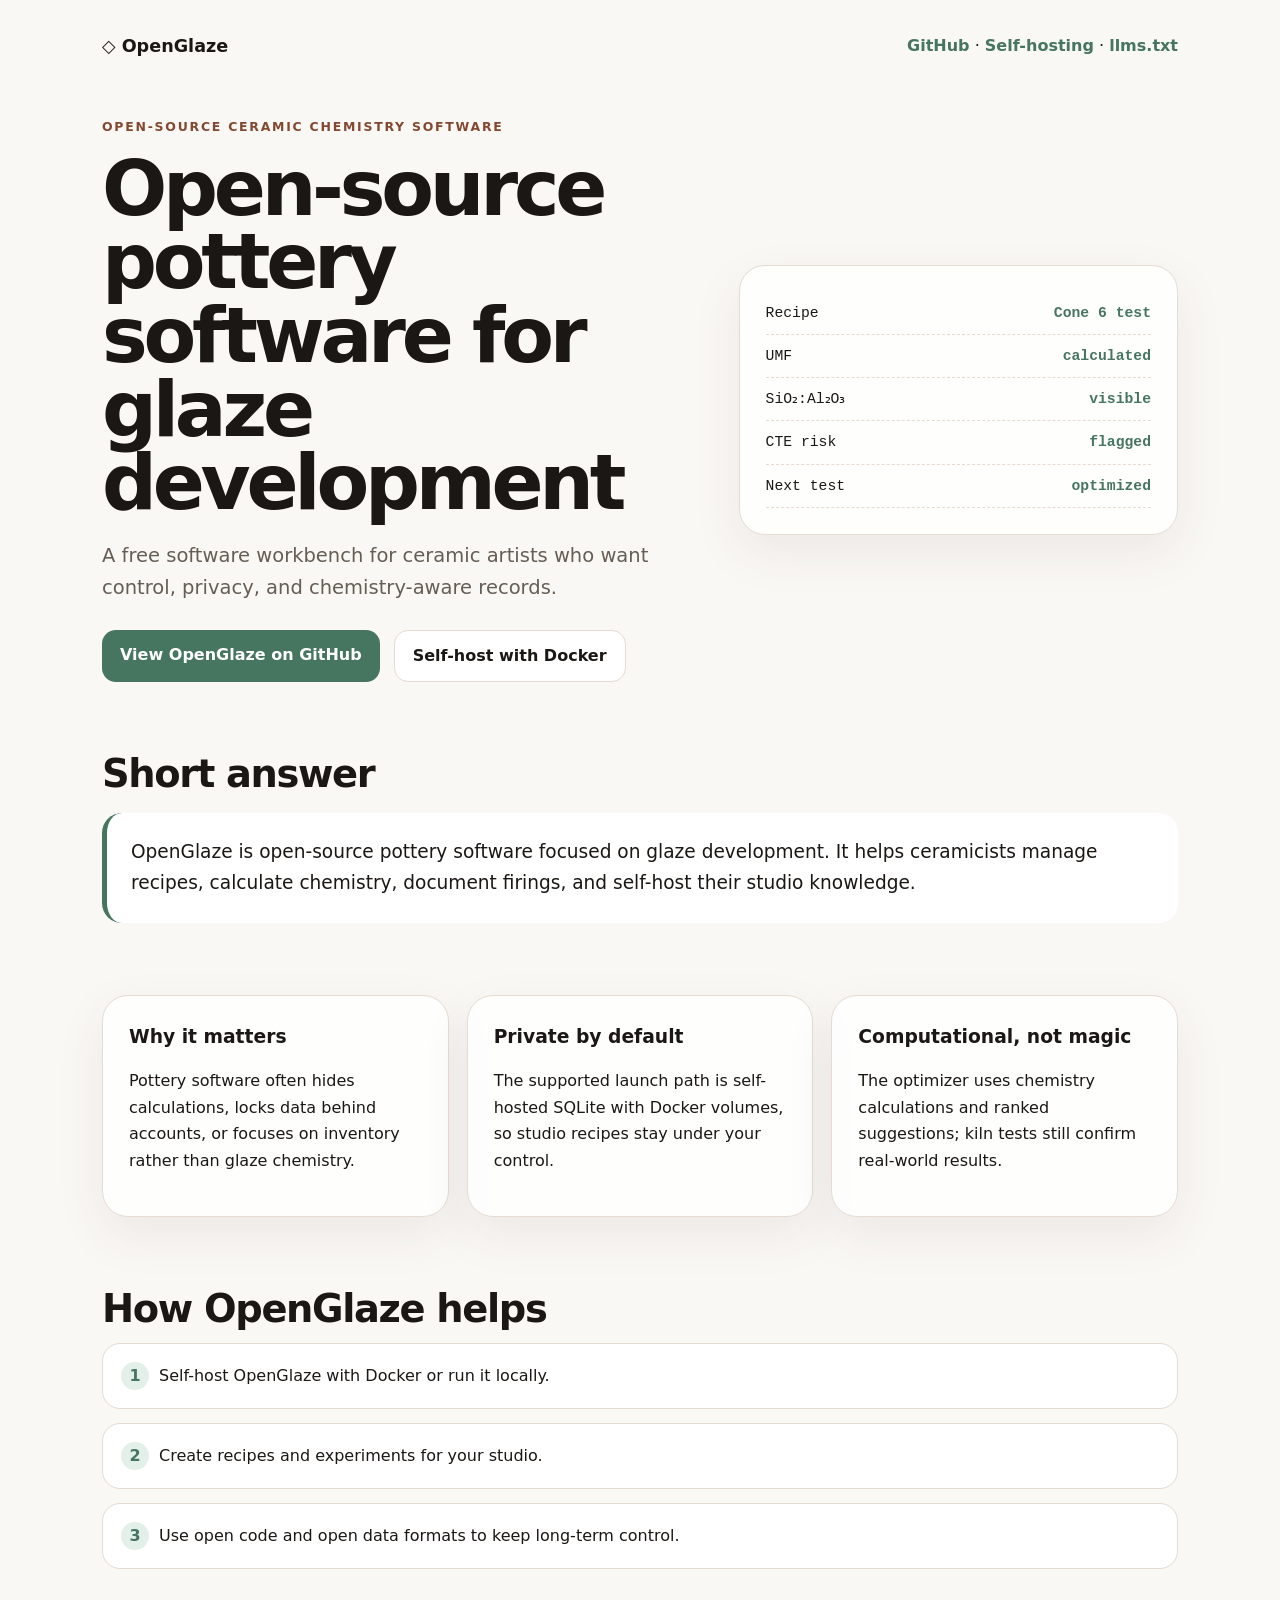
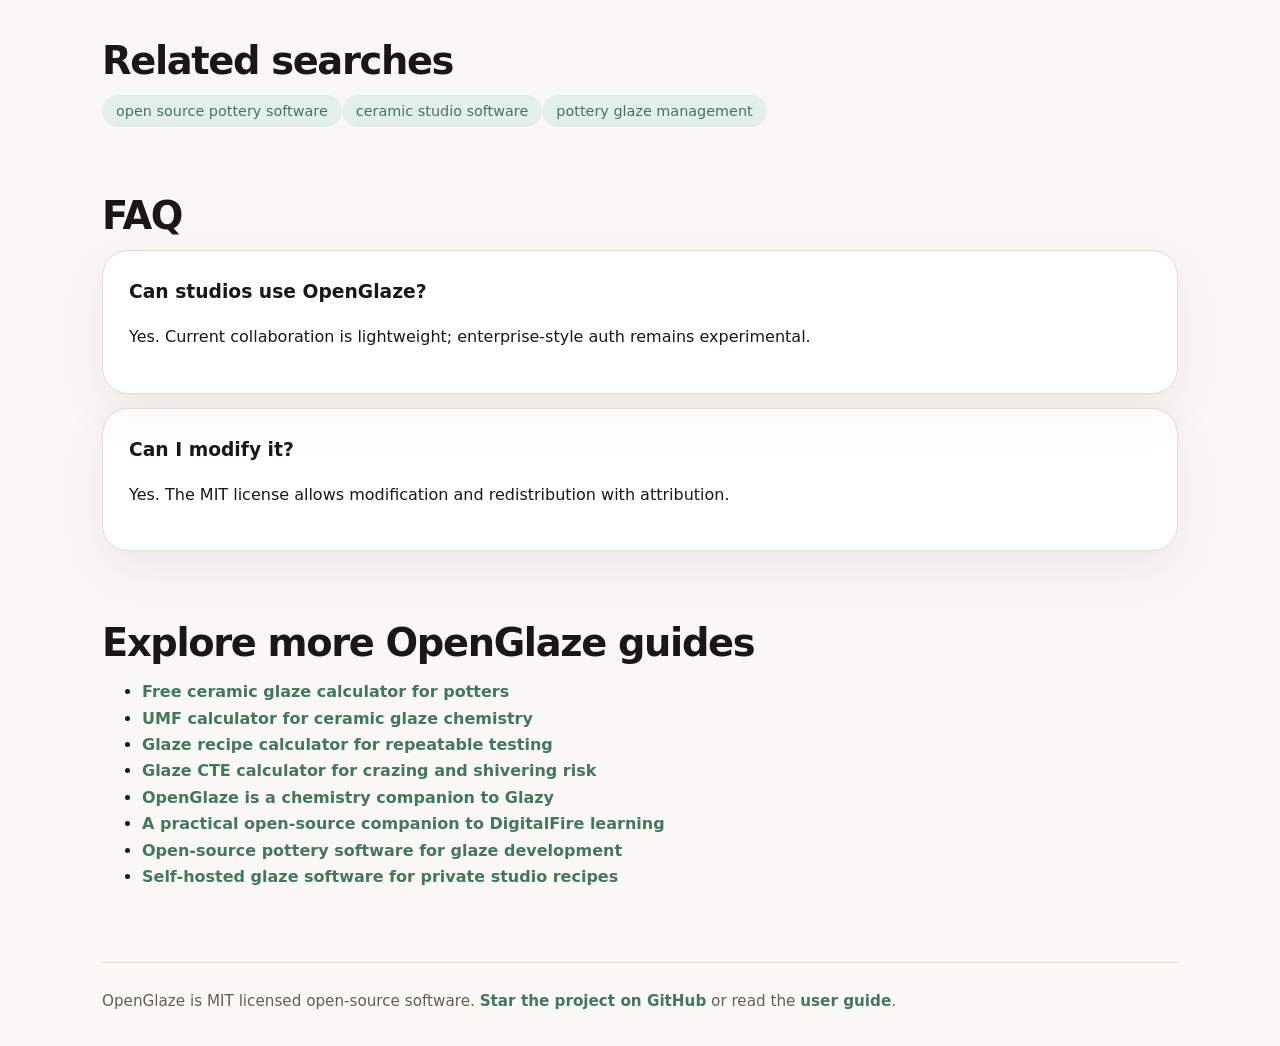
<file: docs/open-source-pottery-software.html>
<!DOCTYPE html>
<html lang="en">
<head>
<meta charset="UTF-8">
<meta name="viewport" content="width=device-width, initial-scale=1.0">
<title>Open Source Pottery Software — Free Ceramic Studio Tools</title>
<meta name="description" content="OpenGlaze is open-source pottery software for glaze recipes, UMF calculation, CTE analysis, firing logs, photos, and studio experiments.">
<link rel="canonical" href="https://kyanitelabs.github.io/openglaze/open-source-pottery-software.html">
<meta property="og:title" content="Open Source Pottery Software — Free Ceramic Studio Tools">
<meta property="og:description" content="OpenGlaze is open-source pottery software for glaze recipes, UMF calculation, CTE analysis, firing logs, photos, and studio experiments.">
<meta property="og:type" content="article">
<meta property="og:url" content="https://kyanitelabs.github.io/openglaze/open-source-pottery-software.html">
<meta property="og:image" content="https://kyanitelabs.github.io/openglaze/social-preview.png">
<meta name="twitter:card" content="summary_large_image">
<meta name="twitter:title" content="Open Source Pottery Software — Free Ceramic Studio Tools">
<meta name="twitter:description" content="OpenGlaze is open-source pottery software for glaze recipes, UMF calculation, CTE analysis, firing logs, photos, and studio experiments.">
<meta name="twitter:image" content="https://kyanitelabs.github.io/openglaze/social-preview.png">
<style>
:root{--clay:#faf8f5;--paper:#fff;--ink:#1b1714;--muted:#665d55;--line:#e5dbd0;--celadon:#467560;--celadon2:#e3f0ea;--tenmoku:#844831}*{box-sizing:border-box}body{margin:0;font-family:Inter,system-ui,-apple-system,BlinkMacSystemFont,"Segoe UI",sans-serif;background:var(--clay);color:var(--ink);line-height:1.65}a{color:var(--celadon);font-weight:700;text-decoration:none}a:hover{text-decoration:underline}.wrap{max-width:1120px;margin:0 auto;padding:32px 22px}.nav{display:flex;justify-content:space-between;align-items:center;margin-bottom:56px}.brand{font-weight:900;color:var(--ink);font-size:1.1rem}.pill{background:var(--celadon2);color:var(--celadon);padding:8px 14px;border-radius:999px;font-size:.9rem}.hero{display:grid;grid-template-columns:1.15fr .85fr;gap:42px;align-items:center}.eyebrow{text-transform:uppercase;letter-spacing:.14em;color:var(--tenmoku);font-weight:900;font-size:.78rem}h1{font-size:clamp(2.25rem,6vw,4.9rem);line-height:.96;letter-spacing:-.055em;margin:14px 0 18px}h2{font-size:clamp(1.65rem,3vw,2.5rem);line-height:1.05;letter-spacing:-.035em;margin:0 0 14px}h3{margin:0 0 8px}.dek{font-size:1.22rem;color:var(--muted);max-width:780px}.card{background:rgba(255,255,255,.82);border:1px solid var(--line);border-radius:26px;padding:26px;box-shadow:0 18px 50px rgba(58,44,35,.08)}.demo{font-family:ui-monospace,SFMono-Regular,Menlo,monospace;font-size:.92rem}.demo-row{display:flex;justify-content:space-between;border-bottom:1px dashed var(--line);padding:9px 0}.value{color:var(--celadon);font-weight:900}.cta{display:flex;gap:14px;flex-wrap:wrap;margin-top:26px}.btn{display:inline-flex;border-radius:14px;padding:12px 18px;font-weight:900}.primary{background:var(--celadon);color:white}.secondary{background:white;border:1px solid var(--line);color:var(--ink)}.grid{display:grid;grid-template-columns:repeat(3,1fr);gap:18px;margin:54px 0}.section{margin:72px 0}.answer{font-size:1.16rem;background:white;border-left:5px solid var(--celadon);border-radius:20px;padding:24px}.steps{counter-reset:s;display:grid;gap:14px}.step{background:white;border:1px solid var(--line);border-radius:18px;padding:18px}.step:before{counter-increment:s;content:counter(s);display:inline-grid;place-items:center;width:28px;height:28px;border-radius:50%;background:var(--celadon2);color:var(--celadon);font-weight:900;margin-right:10px}.faq{display:grid;gap:14px}.footer{border-top:1px solid var(--line);margin-top:72px;padding-top:26px;color:var(--muted);font-size:.95rem}@media(max-width:820px){.hero,.grid{grid-template-columns:1fr}.nav{align-items:flex-start;gap:16px;flex-direction:column}}
</style>
<script type="application/ld+json">{"@context": "https://schema.org", "@type": "WebPage", "name": "Open-source pottery software for glaze development", "description": "OpenGlaze is open-source pottery software for glaze recipes, UMF calculation, CTE analysis, firing logs, photos, and studio experiments.", "url": "https://kyanitelabs.github.io/openglaze/open-source-pottery-software.html", "isPartOf": {"@type": "WebSite", "name": "OpenGlaze", "url": "https://kyanitelabs.github.io/openglaze/"}, "about": ["open source pottery software", "ceramic studio software", "pottery glaze management"], "mainEntity": {"@type": "SoftwareApplication", "name": "OpenGlaze", "applicationCategory": "DesignApplication", "operatingSystem": "Any", "url": "https://github.com/KyaniteLabs/openglaze", "license": "https://github.com/KyaniteLabs/openglaze/blob/master/LICENSE", "offers": {"@type": "Offer", "price": "0", "priceCurrency": "USD"}}}</script>
<script type="application/ld+json">{"@context": "https://schema.org", "@type": "FAQPage", "mainEntity": [{"@type": "Question", "name": "Can studios use OpenGlaze?", "acceptedAnswer": {"@type": "Answer", "text": "Yes. Current collaboration is lightweight; enterprise-style auth remains experimental."}}, {"@type": "Question", "name": "Can I modify it?", "acceptedAnswer": {"@type": "Answer", "text": "Yes. The MIT license allows modification and redistribution with attribution."}}]}</script>
</head>
<body>
<div class="wrap">
<nav class="nav"><a class="brand" href="index.html">◇ OpenGlaze</a><div><a href="https://github.com/KyaniteLabs/openglaze">GitHub</a> · <a href="self-hosting.html">Self-hosting</a> · <a href="llms.txt">llms.txt</a></div></nav>
<main>
<section class="hero">
<div>
<div class="eyebrow">Open-source ceramic chemistry software</div>
<h1>Open-source pottery software for glaze development</h1>
<p class="dek">A free software workbench for ceramic artists who want control, privacy, and chemistry-aware records.</p>
<div class="cta"><a class="btn primary" href="https://github.com/KyaniteLabs/openglaze">View OpenGlaze on GitHub</a><a class="btn secondary" href="self-hosting.html">Self-host with Docker</a></div>
</div>
<aside class="card demo" aria-label="OpenGlaze example calculation">
<div class="demo-row"><span>Recipe</span><span class="value">Cone 6 test</span></div>
<div class="demo-row"><span>UMF</span><span class="value">calculated</span></div>
<div class="demo-row"><span>SiO₂:Al₂O₃</span><span class="value">visible</span></div>
<div class="demo-row"><span>CTE risk</span><span class="value">flagged</span></div>
<div class="demo-row"><span>Next test</span><span class="value">optimized</span></div>
</aside>
</section>
<section class="section"><h2>Short answer</h2><p class="answer">OpenGlaze is open-source pottery software focused on glaze development. It helps ceramicists manage recipes, calculate chemistry, document firings, and self-host their studio knowledge.</p></section>
<section class="grid"><div class="card"><h3>Why it matters</h3><p>Pottery software often hides calculations, locks data behind accounts, or focuses on inventory rather than glaze chemistry.</p></div><div class="card"><h3>Private by default</h3><p>The supported launch path is self-hosted SQLite with Docker volumes, so studio recipes stay under your control.</p></div><div class="card"><h3>Computational, not magic</h3><p>The optimizer uses chemistry calculations and ranked suggestions; kiln tests still confirm real-world results.</p></div></section>
<section class="section"><h2>How OpenGlaze helps</h2><div class="steps"><div class="step">Self-host OpenGlaze with Docker or run it locally.</div>
<div class="step">Create recipes and experiments for your studio.</div>
<div class="step">Use open code and open data formats to keep long-term control.</div></div></section>
<section class="section"><h2>Related searches</h2><p><span class="pill">open source pottery software</span><span class="pill">ceramic studio software</span><span class="pill">pottery glaze management</span></p></section>
<section class="section"><h2>FAQ</h2><div class="faq"><div class="card"><h3>Can studios use OpenGlaze?</h3><p>Yes. Current collaboration is lightweight; enterprise-style auth remains experimental.</p></div>
<div class="card"><h3>Can I modify it?</h3><p>Yes. The MIT license allows modification and redistribution with attribution.</p></div></div></section>
<section class="section"><h2>Explore more OpenGlaze guides</h2><ul><li><a href="ceramic-glaze-calculator.html">Free ceramic glaze calculator for potters</a></li><li><a href="umf-calculator.html">UMF calculator for ceramic glaze chemistry</a></li><li><a href="glaze-recipe-calculator.html">Glaze recipe calculator for repeatable testing</a></li><li><a href="cte-glaze-calculator.html">Glaze CTE calculator for crazing and shivering risk</a></li><li><a href="glazy-alternative.html">OpenGlaze is a chemistry companion to Glazy</a></li><li><a href="digitalfire-companion.html">A practical open-source companion to DigitalFire learning</a></li><li><a href="open-source-pottery-software.html">Open-source pottery software for glaze development</a></li><li><a href="self-hosted-glaze-software.html">Self-hosted glaze software for private studio recipes</a></li></ul></section>
</main>
<footer class="footer">OpenGlaze is MIT licensed open-source software. <a href="https://github.com/KyaniteLabs/openglaze">Star the project on GitHub</a> or read the <a href="user-guide.html">user guide</a>.</footer>
</div>
</body>
</html>
</file>
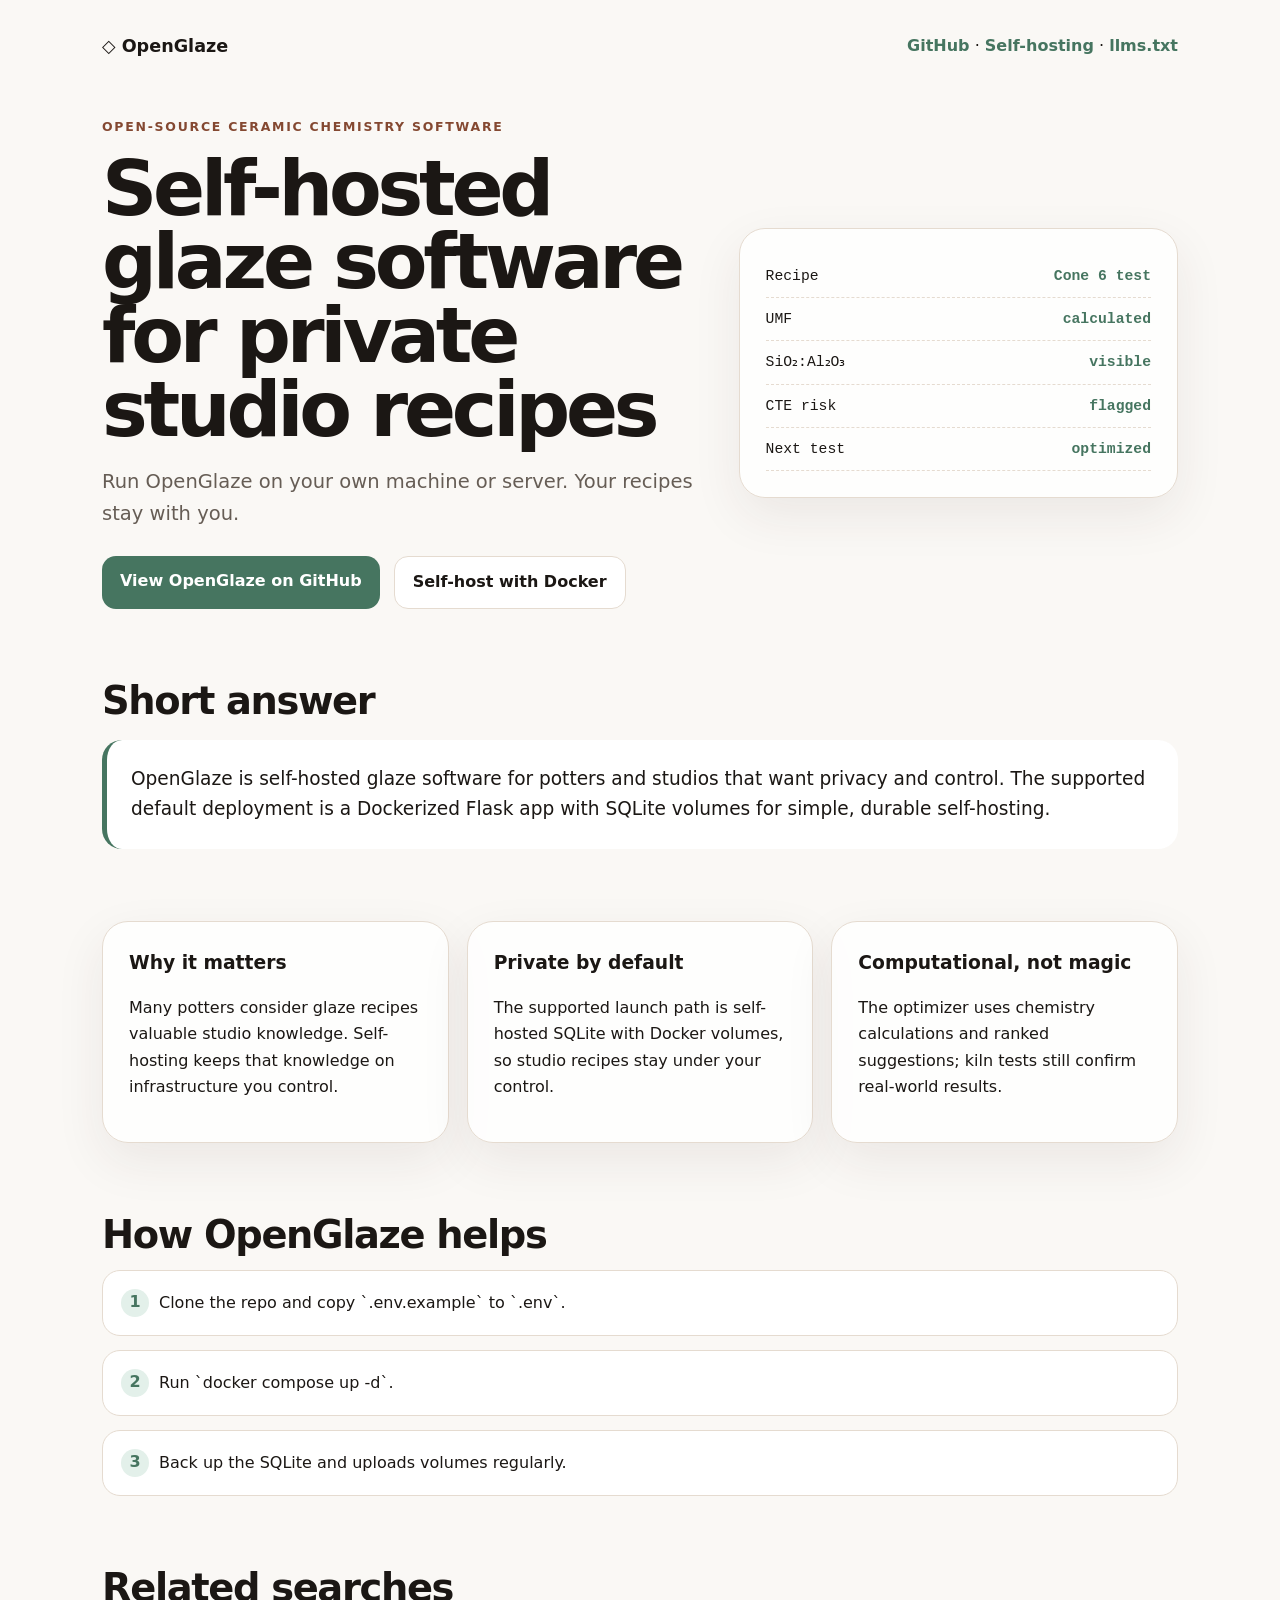
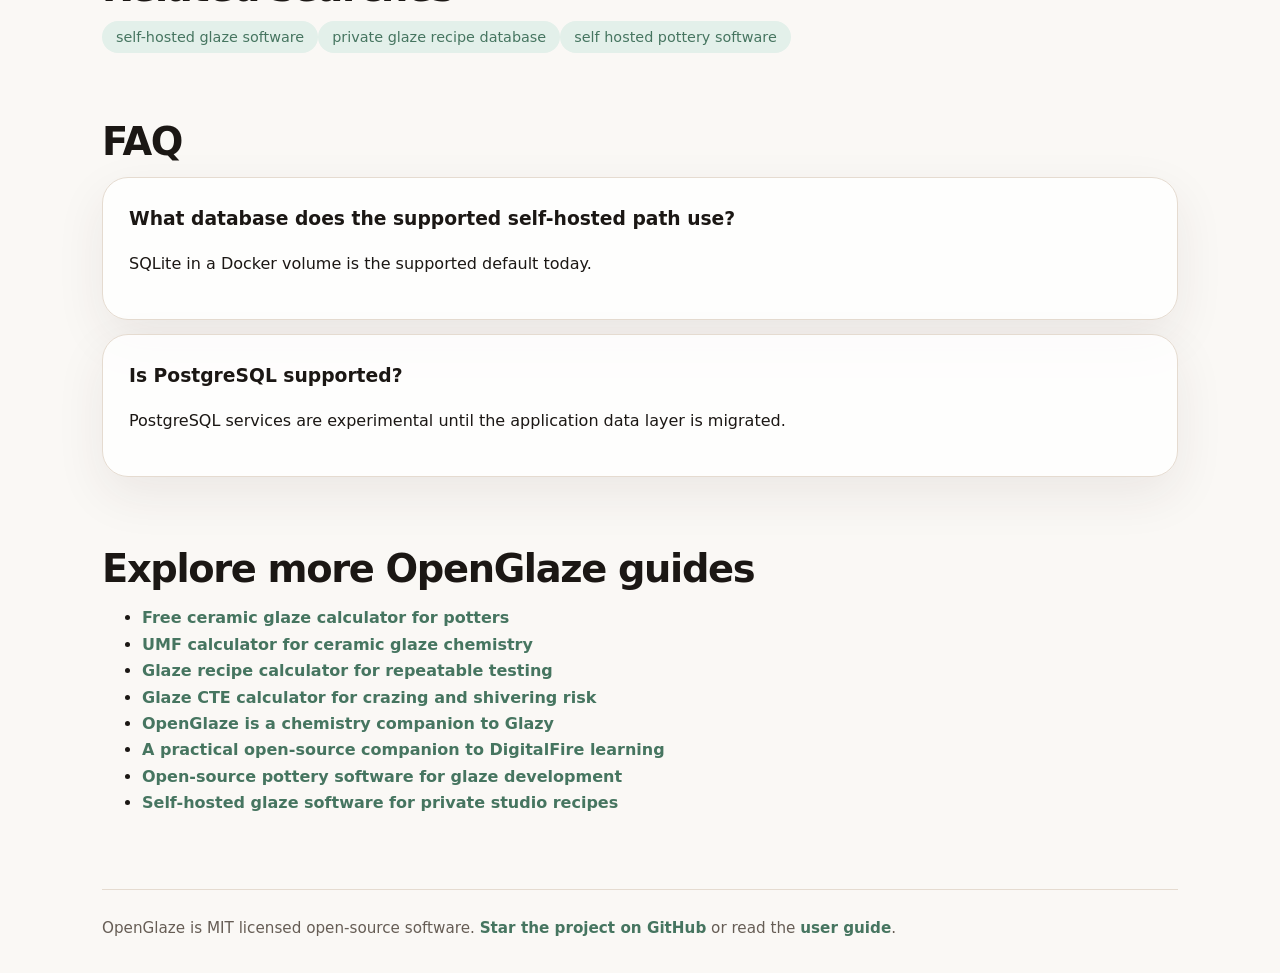
<file: docs/self-hosted-glaze-software.html>
<!DOCTYPE html>
<html lang="en">
<head>
<meta charset="UTF-8">
<meta name="viewport" content="width=device-width, initial-scale=1.0">
<title>Self-Hosted Glaze Software — Keep Ceramic Recipes Private</title>
<meta name="description" content="Self-host OpenGlaze to keep ceramic glaze recipes private while using UMF, CTE, recipe optimization, photo documentation, and firing logs.">
<link rel="canonical" href="https://kyanitelabs.github.io/openglaze/self-hosted-glaze-software.html">
<meta property="og:title" content="Self-Hosted Glaze Software — Keep Ceramic Recipes Private">
<meta property="og:description" content="Self-host OpenGlaze to keep ceramic glaze recipes private while using UMF, CTE, recipe optimization, photo documentation, and firing logs.">
<meta property="og:type" content="article">
<meta property="og:url" content="https://kyanitelabs.github.io/openglaze/self-hosted-glaze-software.html">
<meta property="og:image" content="https://kyanitelabs.github.io/openglaze/social-preview.png">
<meta name="twitter:card" content="summary_large_image">
<meta name="twitter:title" content="Self-Hosted Glaze Software — Keep Ceramic Recipes Private">
<meta name="twitter:description" content="Self-host OpenGlaze to keep ceramic glaze recipes private while using UMF, CTE, recipe optimization, photo documentation, and firing logs.">
<meta name="twitter:image" content="https://kyanitelabs.github.io/openglaze/social-preview.png">
<style>
:root{--clay:#faf8f5;--paper:#fff;--ink:#1b1714;--muted:#665d55;--line:#e5dbd0;--celadon:#467560;--celadon2:#e3f0ea;--tenmoku:#844831}*{box-sizing:border-box}body{margin:0;font-family:Inter,system-ui,-apple-system,BlinkMacSystemFont,"Segoe UI",sans-serif;background:var(--clay);color:var(--ink);line-height:1.65}a{color:var(--celadon);font-weight:700;text-decoration:none}a:hover{text-decoration:underline}.wrap{max-width:1120px;margin:0 auto;padding:32px 22px}.nav{display:flex;justify-content:space-between;align-items:center;margin-bottom:56px}.brand{font-weight:900;color:var(--ink);font-size:1.1rem}.pill{background:var(--celadon2);color:var(--celadon);padding:8px 14px;border-radius:999px;font-size:.9rem}.hero{display:grid;grid-template-columns:1.15fr .85fr;gap:42px;align-items:center}.eyebrow{text-transform:uppercase;letter-spacing:.14em;color:var(--tenmoku);font-weight:900;font-size:.78rem}h1{font-size:clamp(2.25rem,6vw,4.9rem);line-height:.96;letter-spacing:-.055em;margin:14px 0 18px}h2{font-size:clamp(1.65rem,3vw,2.5rem);line-height:1.05;letter-spacing:-.035em;margin:0 0 14px}h3{margin:0 0 8px}.dek{font-size:1.22rem;color:var(--muted);max-width:780px}.card{background:rgba(255,255,255,.82);border:1px solid var(--line);border-radius:26px;padding:26px;box-shadow:0 18px 50px rgba(58,44,35,.08)}.demo{font-family:ui-monospace,SFMono-Regular,Menlo,monospace;font-size:.92rem}.demo-row{display:flex;justify-content:space-between;border-bottom:1px dashed var(--line);padding:9px 0}.value{color:var(--celadon);font-weight:900}.cta{display:flex;gap:14px;flex-wrap:wrap;margin-top:26px}.btn{display:inline-flex;border-radius:14px;padding:12px 18px;font-weight:900}.primary{background:var(--celadon);color:white}.secondary{background:white;border:1px solid var(--line);color:var(--ink)}.grid{display:grid;grid-template-columns:repeat(3,1fr);gap:18px;margin:54px 0}.section{margin:72px 0}.answer{font-size:1.16rem;background:white;border-left:5px solid var(--celadon);border-radius:20px;padding:24px}.steps{counter-reset:s;display:grid;gap:14px}.step{background:white;border:1px solid var(--line);border-radius:18px;padding:18px}.step:before{counter-increment:s;content:counter(s);display:inline-grid;place-items:center;width:28px;height:28px;border-radius:50%;background:var(--celadon2);color:var(--celadon);font-weight:900;margin-right:10px}.faq{display:grid;gap:14px}.footer{border-top:1px solid var(--line);margin-top:72px;padding-top:26px;color:var(--muted);font-size:.95rem}@media(max-width:820px){.hero,.grid{grid-template-columns:1fr}.nav{align-items:flex-start;gap:16px;flex-direction:column}}
</style>
<script type="application/ld+json">{"@context": "https://schema.org", "@type": "WebPage", "name": "Self-hosted glaze software for private studio recipes", "description": "Self-host OpenGlaze to keep ceramic glaze recipes private while using UMF, CTE, recipe optimization, photo documentation, and firing logs.", "url": "https://kyanitelabs.github.io/openglaze/self-hosted-glaze-software.html", "isPartOf": {"@type": "WebSite", "name": "OpenGlaze", "url": "https://kyanitelabs.github.io/openglaze/"}, "about": ["self-hosted glaze software", "private glaze recipe database", "self hosted pottery software"], "mainEntity": {"@type": "SoftwareApplication", "name": "OpenGlaze", "applicationCategory": "DesignApplication", "operatingSystem": "Any", "url": "https://github.com/KyaniteLabs/openglaze", "license": "https://github.com/KyaniteLabs/openglaze/blob/master/LICENSE", "offers": {"@type": "Offer", "price": "0", "priceCurrency": "USD"}}}</script>
<script type="application/ld+json">{"@context": "https://schema.org", "@type": "FAQPage", "mainEntity": [{"@type": "Question", "name": "What database does the supported self-hosted path use?", "acceptedAnswer": {"@type": "Answer", "text": "SQLite in a Docker volume is the supported default today."}}, {"@type": "Question", "name": "Is PostgreSQL supported?", "acceptedAnswer": {"@type": "Answer", "text": "PostgreSQL services are experimental until the application data layer is migrated."}}]}</script>
</head>
<body>
<div class="wrap">
<nav class="nav"><a class="brand" href="index.html">◇ OpenGlaze</a><div><a href="https://github.com/KyaniteLabs/openglaze">GitHub</a> · <a href="self-hosting.html">Self-hosting</a> · <a href="llms.txt">llms.txt</a></div></nav>
<main>
<section class="hero">
<div>
<div class="eyebrow">Open-source ceramic chemistry software</div>
<h1>Self-hosted glaze software for private studio recipes</h1>
<p class="dek">Run OpenGlaze on your own machine or server. Your recipes stay with you.</p>
<div class="cta"><a class="btn primary" href="https://github.com/KyaniteLabs/openglaze">View OpenGlaze on GitHub</a><a class="btn secondary" href="self-hosting.html">Self-host with Docker</a></div>
</div>
<aside class="card demo" aria-label="OpenGlaze example calculation">
<div class="demo-row"><span>Recipe</span><span class="value">Cone 6 test</span></div>
<div class="demo-row"><span>UMF</span><span class="value">calculated</span></div>
<div class="demo-row"><span>SiO₂:Al₂O₃</span><span class="value">visible</span></div>
<div class="demo-row"><span>CTE risk</span><span class="value">flagged</span></div>
<div class="demo-row"><span>Next test</span><span class="value">optimized</span></div>
</aside>
</section>
<section class="section"><h2>Short answer</h2><p class="answer">OpenGlaze is self-hosted glaze software for potters and studios that want privacy and control. The supported default deployment is a Dockerized Flask app with SQLite volumes for simple, durable self-hosting.</p></section>
<section class="grid"><div class="card"><h3>Why it matters</h3><p>Many potters consider glaze recipes valuable studio knowledge. Self-hosting keeps that knowledge on infrastructure you control.</p></div><div class="card"><h3>Private by default</h3><p>The supported launch path is self-hosted SQLite with Docker volumes, so studio recipes stay under your control.</p></div><div class="card"><h3>Computational, not magic</h3><p>The optimizer uses chemistry calculations and ranked suggestions; kiln tests still confirm real-world results.</p></div></section>
<section class="section"><h2>How OpenGlaze helps</h2><div class="steps"><div class="step">Clone the repo and copy `.env.example` to `.env`.</div>
<div class="step">Run `docker compose up -d`.</div>
<div class="step">Back up the SQLite and uploads volumes regularly.</div></div></section>
<section class="section"><h2>Related searches</h2><p><span class="pill">self-hosted glaze software</span><span class="pill">private glaze recipe database</span><span class="pill">self hosted pottery software</span></p></section>
<section class="section"><h2>FAQ</h2><div class="faq"><div class="card"><h3>What database does the supported self-hosted path use?</h3><p>SQLite in a Docker volume is the supported default today.</p></div>
<div class="card"><h3>Is PostgreSQL supported?</h3><p>PostgreSQL services are experimental until the application data layer is migrated.</p></div></div></section>
<section class="section"><h2>Explore more OpenGlaze guides</h2><ul><li><a href="ceramic-glaze-calculator.html">Free ceramic glaze calculator for potters</a></li><li><a href="umf-calculator.html">UMF calculator for ceramic glaze chemistry</a></li><li><a href="glaze-recipe-calculator.html">Glaze recipe calculator for repeatable testing</a></li><li><a href="cte-glaze-calculator.html">Glaze CTE calculator for crazing and shivering risk</a></li><li><a href="glazy-alternative.html">OpenGlaze is a chemistry companion to Glazy</a></li><li><a href="digitalfire-companion.html">A practical open-source companion to DigitalFire learning</a></li><li><a href="open-source-pottery-software.html">Open-source pottery software for glaze development</a></li><li><a href="self-hosted-glaze-software.html">Self-hosted glaze software for private studio recipes</a></li></ul></section>
</main>
<footer class="footer">OpenGlaze is MIT licensed open-source software. <a href="https://github.com/KyaniteLabs/openglaze">Star the project on GitHub</a> or read the <a href="user-guide.html">user guide</a>.</footer>
</div>
</body>
</html>
</file>
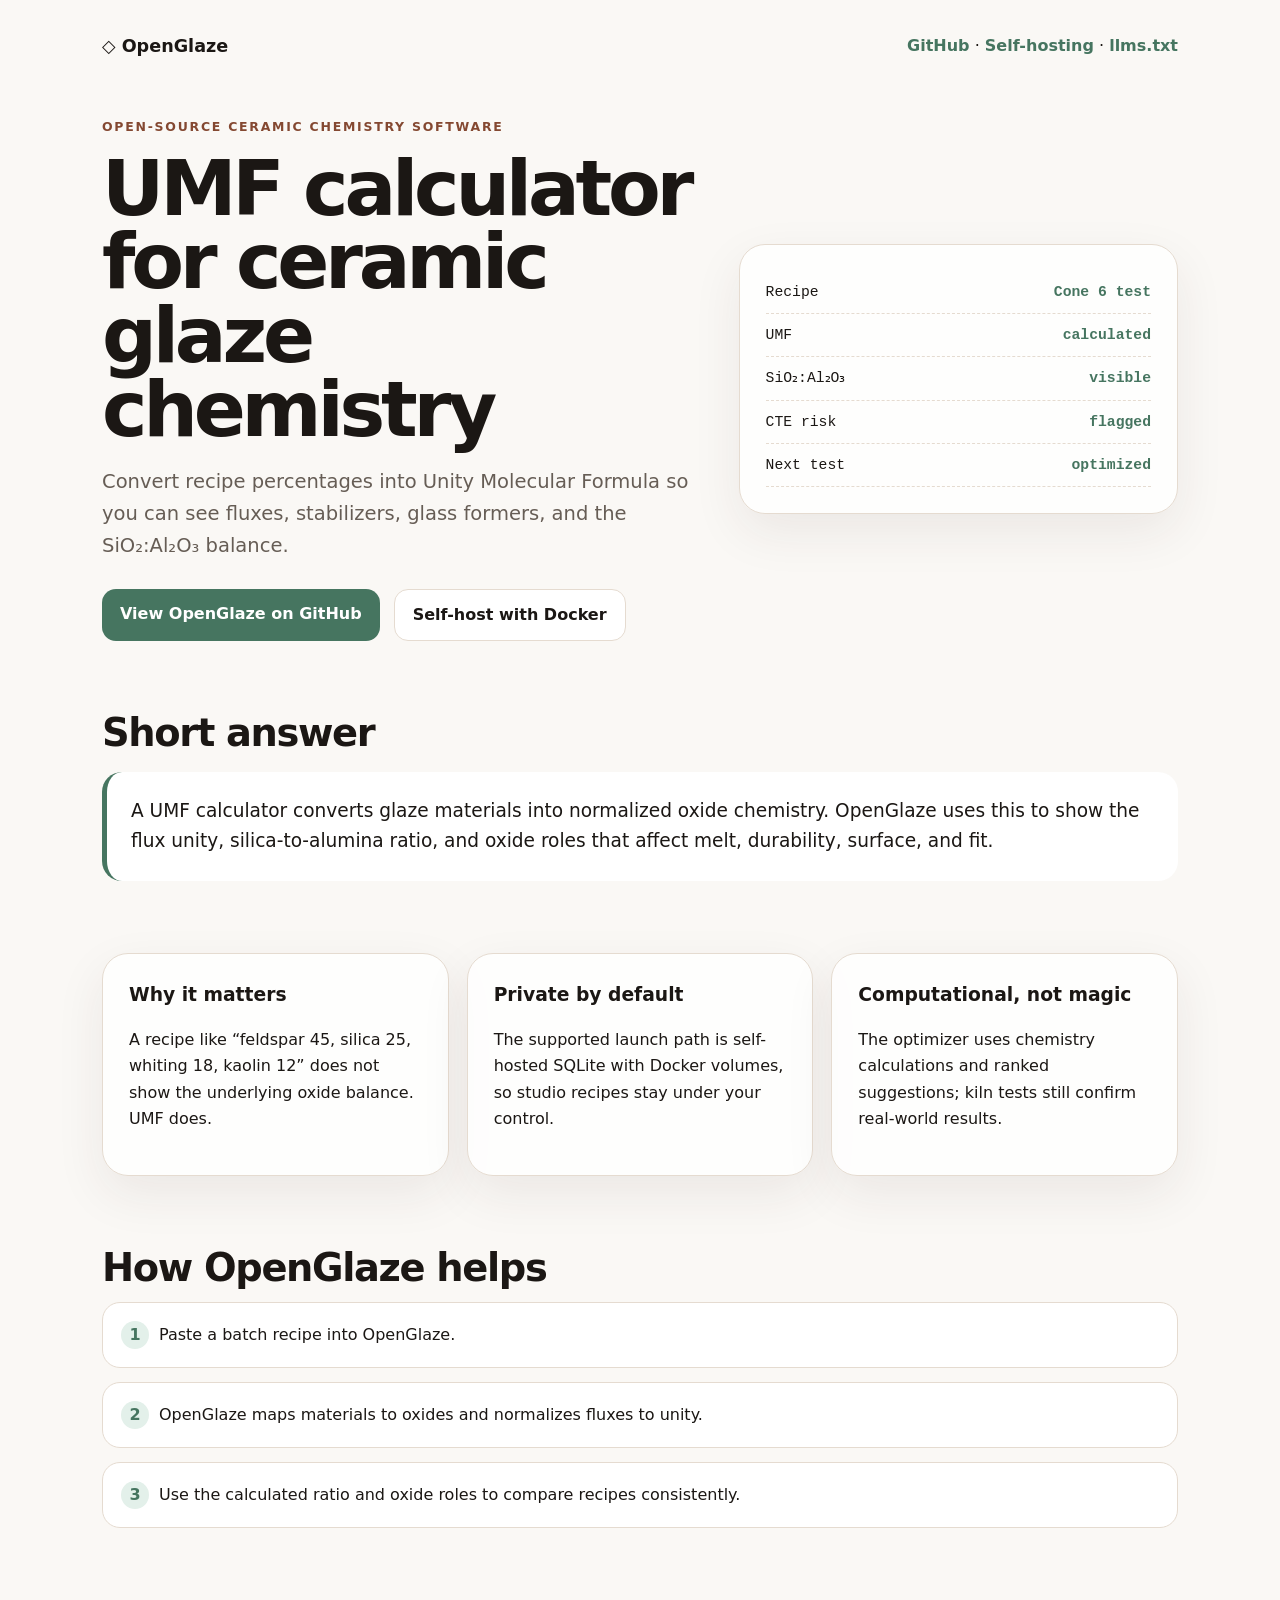
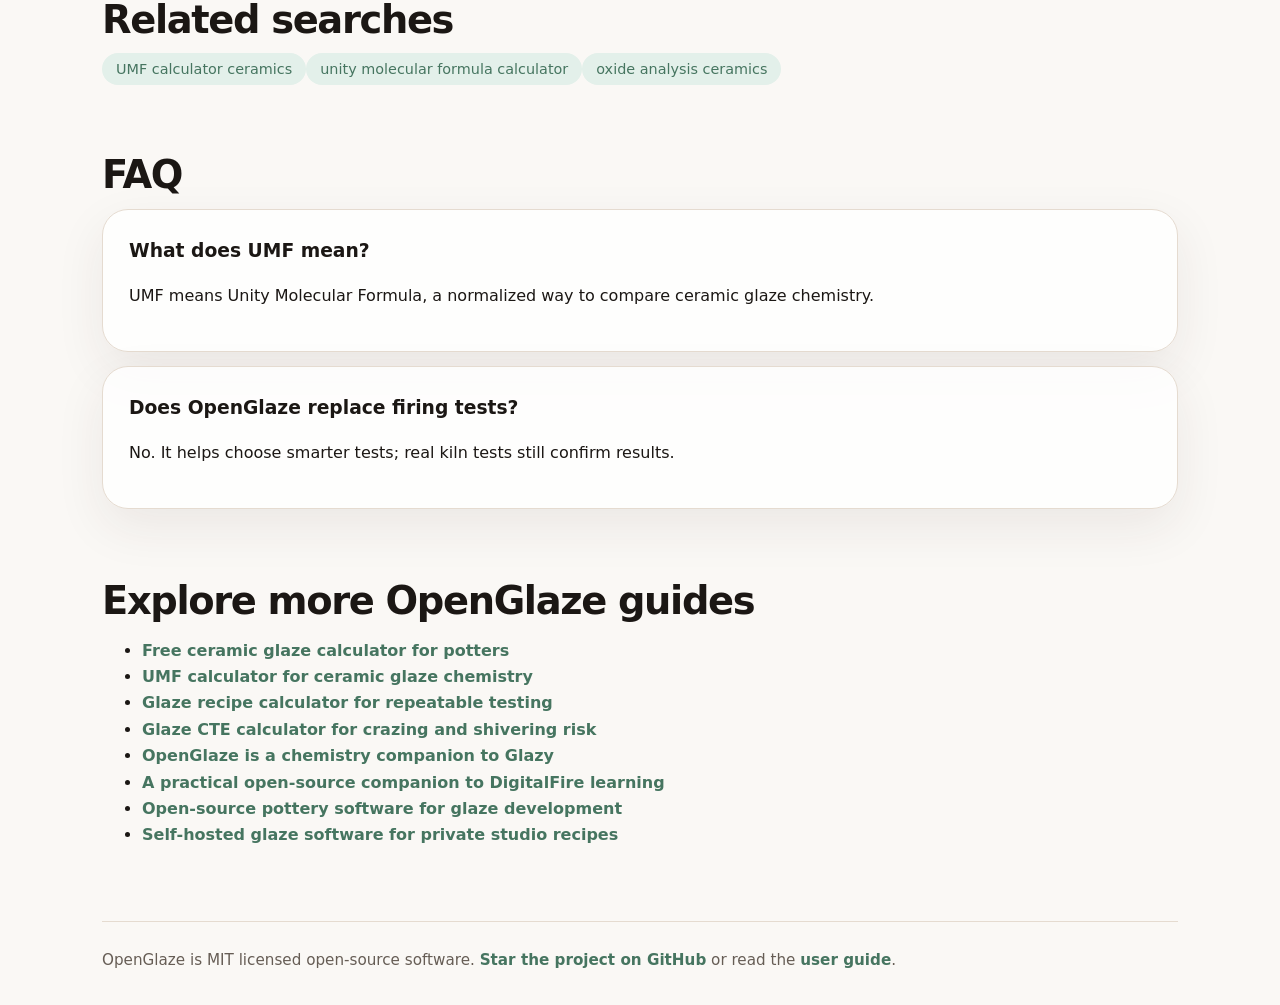
<file: docs/umf-calculator.html>
<!DOCTYPE html>
<html lang="en">
<head>
<meta charset="UTF-8">
<meta name="viewport" content="width=device-width, initial-scale=1.0">
<title>UMF Calculator for Ceramics — Unity Molecular Formula Tool</title>
<meta name="description" content="Calculate Unity Molecular Formula for ceramic glazes with OpenGlaze. Convert raw recipes into oxide analysis, flux balance, and SiO₂:Al₂O₃ ratios.">
<link rel="canonical" href="https://kyanitelabs.github.io/openglaze/umf-calculator.html">
<meta property="og:title" content="UMF Calculator for Ceramics — Unity Molecular Formula Tool">
<meta property="og:description" content="Calculate Unity Molecular Formula for ceramic glazes with OpenGlaze. Convert raw recipes into oxide analysis, flux balance, and SiO₂:Al₂O₃ ratios.">
<meta property="og:type" content="article">
<meta property="og:url" content="https://kyanitelabs.github.io/openglaze/umf-calculator.html">
<meta property="og:image" content="https://kyanitelabs.github.io/openglaze/social-preview.png">
<meta name="twitter:card" content="summary_large_image">
<meta name="twitter:title" content="UMF Calculator for Ceramics — Unity Molecular Formula Tool">
<meta name="twitter:description" content="Calculate Unity Molecular Formula for ceramic glazes with OpenGlaze. Convert raw recipes into oxide analysis, flux balance, and SiO₂:Al₂O₃ ratios.">
<meta name="twitter:image" content="https://kyanitelabs.github.io/openglaze/social-preview.png">
<style>
:root{--clay:#faf8f5;--paper:#fff;--ink:#1b1714;--muted:#665d55;--line:#e5dbd0;--celadon:#467560;--celadon2:#e3f0ea;--tenmoku:#844831}*{box-sizing:border-box}body{margin:0;font-family:Inter,system-ui,-apple-system,BlinkMacSystemFont,"Segoe UI",sans-serif;background:var(--clay);color:var(--ink);line-height:1.65}a{color:var(--celadon);font-weight:700;text-decoration:none}a:hover{text-decoration:underline}.wrap{max-width:1120px;margin:0 auto;padding:32px 22px}.nav{display:flex;justify-content:space-between;align-items:center;margin-bottom:56px}.brand{font-weight:900;color:var(--ink);font-size:1.1rem}.pill{background:var(--celadon2);color:var(--celadon);padding:8px 14px;border-radius:999px;font-size:.9rem}.hero{display:grid;grid-template-columns:1.15fr .85fr;gap:42px;align-items:center}.eyebrow{text-transform:uppercase;letter-spacing:.14em;color:var(--tenmoku);font-weight:900;font-size:.78rem}h1{font-size:clamp(2.25rem,6vw,4.9rem);line-height:.96;letter-spacing:-.055em;margin:14px 0 18px}h2{font-size:clamp(1.65rem,3vw,2.5rem);line-height:1.05;letter-spacing:-.035em;margin:0 0 14px}h3{margin:0 0 8px}.dek{font-size:1.22rem;color:var(--muted);max-width:780px}.card{background:rgba(255,255,255,.82);border:1px solid var(--line);border-radius:26px;padding:26px;box-shadow:0 18px 50px rgba(58,44,35,.08)}.demo{font-family:ui-monospace,SFMono-Regular,Menlo,monospace;font-size:.92rem}.demo-row{display:flex;justify-content:space-between;border-bottom:1px dashed var(--line);padding:9px 0}.value{color:var(--celadon);font-weight:900}.cta{display:flex;gap:14px;flex-wrap:wrap;margin-top:26px}.btn{display:inline-flex;border-radius:14px;padding:12px 18px;font-weight:900}.primary{background:var(--celadon);color:white}.secondary{background:white;border:1px solid var(--line);color:var(--ink)}.grid{display:grid;grid-template-columns:repeat(3,1fr);gap:18px;margin:54px 0}.section{margin:72px 0}.answer{font-size:1.16rem;background:white;border-left:5px solid var(--celadon);border-radius:20px;padding:24px}.steps{counter-reset:s;display:grid;gap:14px}.step{background:white;border:1px solid var(--line);border-radius:18px;padding:18px}.step:before{counter-increment:s;content:counter(s);display:inline-grid;place-items:center;width:28px;height:28px;border-radius:50%;background:var(--celadon2);color:var(--celadon);font-weight:900;margin-right:10px}.faq{display:grid;gap:14px}.footer{border-top:1px solid var(--line);margin-top:72px;padding-top:26px;color:var(--muted);font-size:.95rem}@media(max-width:820px){.hero,.grid{grid-template-columns:1fr}.nav{align-items:flex-start;gap:16px;flex-direction:column}}
</style>
<script type="application/ld+json">{"@context": "https://schema.org", "@type": "WebPage", "name": "UMF calculator for ceramic glaze chemistry", "description": "Calculate Unity Molecular Formula for ceramic glazes with OpenGlaze. Convert raw recipes into oxide analysis, flux balance, and SiO₂:Al₂O₃ ratios.", "url": "https://kyanitelabs.github.io/openglaze/umf-calculator.html", "isPartOf": {"@type": "WebSite", "name": "OpenGlaze", "url": "https://kyanitelabs.github.io/openglaze/"}, "about": ["UMF calculator ceramics", "unity molecular formula calculator", "oxide analysis ceramics"], "mainEntity": {"@type": "SoftwareApplication", "name": "OpenGlaze", "applicationCategory": "DesignApplication", "operatingSystem": "Any", "url": "https://github.com/KyaniteLabs/openglaze", "license": "https://github.com/KyaniteLabs/openglaze/blob/master/LICENSE", "offers": {"@type": "Offer", "price": "0", "priceCurrency": "USD"}}}</script>
<script type="application/ld+json">{"@context": "https://schema.org", "@type": "FAQPage", "mainEntity": [{"@type": "Question", "name": "What does UMF mean?", "acceptedAnswer": {"@type": "Answer", "text": "UMF means Unity Molecular Formula, a normalized way to compare ceramic glaze chemistry."}}, {"@type": "Question", "name": "Does OpenGlaze replace firing tests?", "acceptedAnswer": {"@type": "Answer", "text": "No. It helps choose smarter tests; real kiln tests still confirm results."}}]}</script>
</head>
<body>
<div class="wrap">
<nav class="nav"><a class="brand" href="index.html">◇ OpenGlaze</a><div><a href="https://github.com/KyaniteLabs/openglaze">GitHub</a> · <a href="self-hosting.html">Self-hosting</a> · <a href="llms.txt">llms.txt</a></div></nav>
<main>
<section class="hero">
<div>
<div class="eyebrow">Open-source ceramic chemistry software</div>
<h1>UMF calculator for ceramic glaze chemistry</h1>
<p class="dek">Convert recipe percentages into Unity Molecular Formula so you can see fluxes, stabilizers, glass formers, and the SiO₂:Al₂O₃ balance.</p>
<div class="cta"><a class="btn primary" href="https://github.com/KyaniteLabs/openglaze">View OpenGlaze on GitHub</a><a class="btn secondary" href="self-hosting.html">Self-host with Docker</a></div>
</div>
<aside class="card demo" aria-label="OpenGlaze example calculation">
<div class="demo-row"><span>Recipe</span><span class="value">Cone 6 test</span></div>
<div class="demo-row"><span>UMF</span><span class="value">calculated</span></div>
<div class="demo-row"><span>SiO₂:Al₂O₃</span><span class="value">visible</span></div>
<div class="demo-row"><span>CTE risk</span><span class="value">flagged</span></div>
<div class="demo-row"><span>Next test</span><span class="value">optimized</span></div>
</aside>
</section>
<section class="section"><h2>Short answer</h2><p class="answer">A UMF calculator converts glaze materials into normalized oxide chemistry. OpenGlaze uses this to show the flux unity, silica-to-alumina ratio, and oxide roles that affect melt, durability, surface, and fit.</p></section>
<section class="grid"><div class="card"><h3>Why it matters</h3><p>A recipe like “feldspar 45, silica 25, whiting 18, kaolin 12” does not show the underlying oxide balance. UMF does.</p></div><div class="card"><h3>Private by default</h3><p>The supported launch path is self-hosted SQLite with Docker volumes, so studio recipes stay under your control.</p></div><div class="card"><h3>Computational, not magic</h3><p>The optimizer uses chemistry calculations and ranked suggestions; kiln tests still confirm real-world results.</p></div></section>
<section class="section"><h2>How OpenGlaze helps</h2><div class="steps"><div class="step">Paste a batch recipe into OpenGlaze.</div>
<div class="step">OpenGlaze maps materials to oxides and normalizes fluxes to unity.</div>
<div class="step">Use the calculated ratio and oxide roles to compare recipes consistently.</div></div></section>
<section class="section"><h2>Related searches</h2><p><span class="pill">UMF calculator ceramics</span><span class="pill">unity molecular formula calculator</span><span class="pill">oxide analysis ceramics</span></p></section>
<section class="section"><h2>FAQ</h2><div class="faq"><div class="card"><h3>What does UMF mean?</h3><p>UMF means Unity Molecular Formula, a normalized way to compare ceramic glaze chemistry.</p></div>
<div class="card"><h3>Does OpenGlaze replace firing tests?</h3><p>No. It helps choose smarter tests; real kiln tests still confirm results.</p></div></div></section>
<section class="section"><h2>Explore more OpenGlaze guides</h2><ul><li><a href="ceramic-glaze-calculator.html">Free ceramic glaze calculator for potters</a></li><li><a href="umf-calculator.html">UMF calculator for ceramic glaze chemistry</a></li><li><a href="glaze-recipe-calculator.html">Glaze recipe calculator for repeatable testing</a></li><li><a href="cte-glaze-calculator.html">Glaze CTE calculator for crazing and shivering risk</a></li><li><a href="glazy-alternative.html">OpenGlaze is a chemistry companion to Glazy</a></li><li><a href="digitalfire-companion.html">A practical open-source companion to DigitalFire learning</a></li><li><a href="open-source-pottery-software.html">Open-source pottery software for glaze development</a></li><li><a href="self-hosted-glaze-software.html">Self-hosted glaze software for private studio recipes</a></li></ul></section>
</main>
<footer class="footer">OpenGlaze is MIT licensed open-source software. <a href="https://github.com/KyaniteLabs/openglaze">Star the project on GitHub</a> or read the <a href="user-guide.html">user guide</a>.</footer>
</div>
</body>
</html>
</file>
